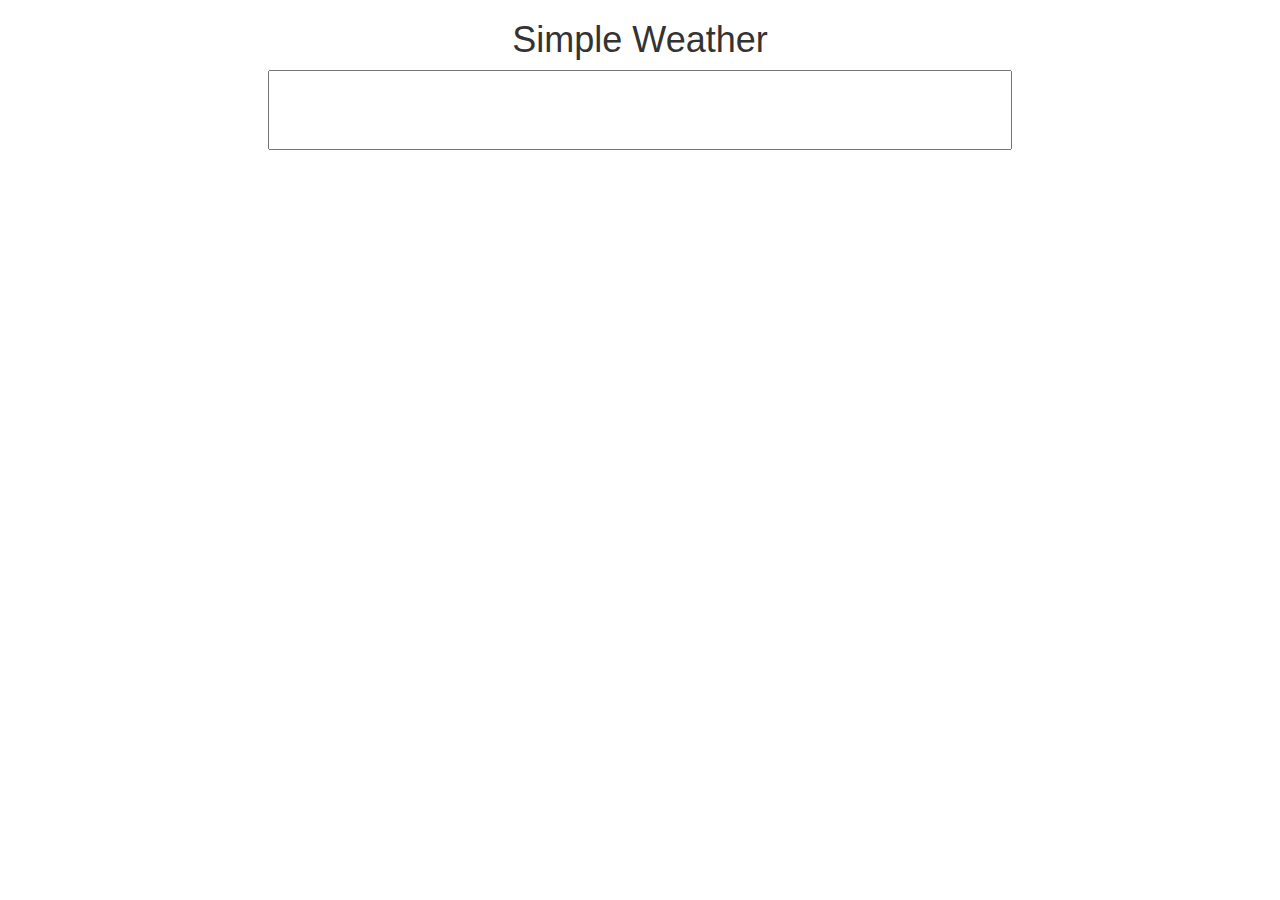
<file: client/index.html>
<!DOCTYPE html>
<html>
<head>
  
  <script src='bower_components/jquery/jquery.js'></script>
  <script src='bower_components/underscore/underscore.js'></script>
  <script src='bower_components/backbone/backbone-min.js'></script>
  <link rel="stylesheet" type="text/css" href="styles/bootstrap.min.css">
  <link rel="stylesheet" type="text/css" href="styles/styles.css">

  <title>Simple Weather</title>
</head>
<body>
  <div class="container">
    <div id="app"><div>
  <div>

  <!-- MODELS/COLLECTIONS/MODELS -->
  <script src="models/AppModel.js"></script>
  <script src="models/WeatherEntry.js"></script>
  <script src="collections/WeatherCollection.js"></script>

  <script src="views/AppView.js"></script>
  <script src="views/HeadingView.js"></script>
  <script src="views/InputView.js"></script>
  <script src="views/WeatherCollectionView.js"></script>
  <script src="views/WeatherEntryView.js"></script>

  <!-- EXECUTION OF APP -->
  <script src="main.js"></script>
  

</body>
</html>
</file>
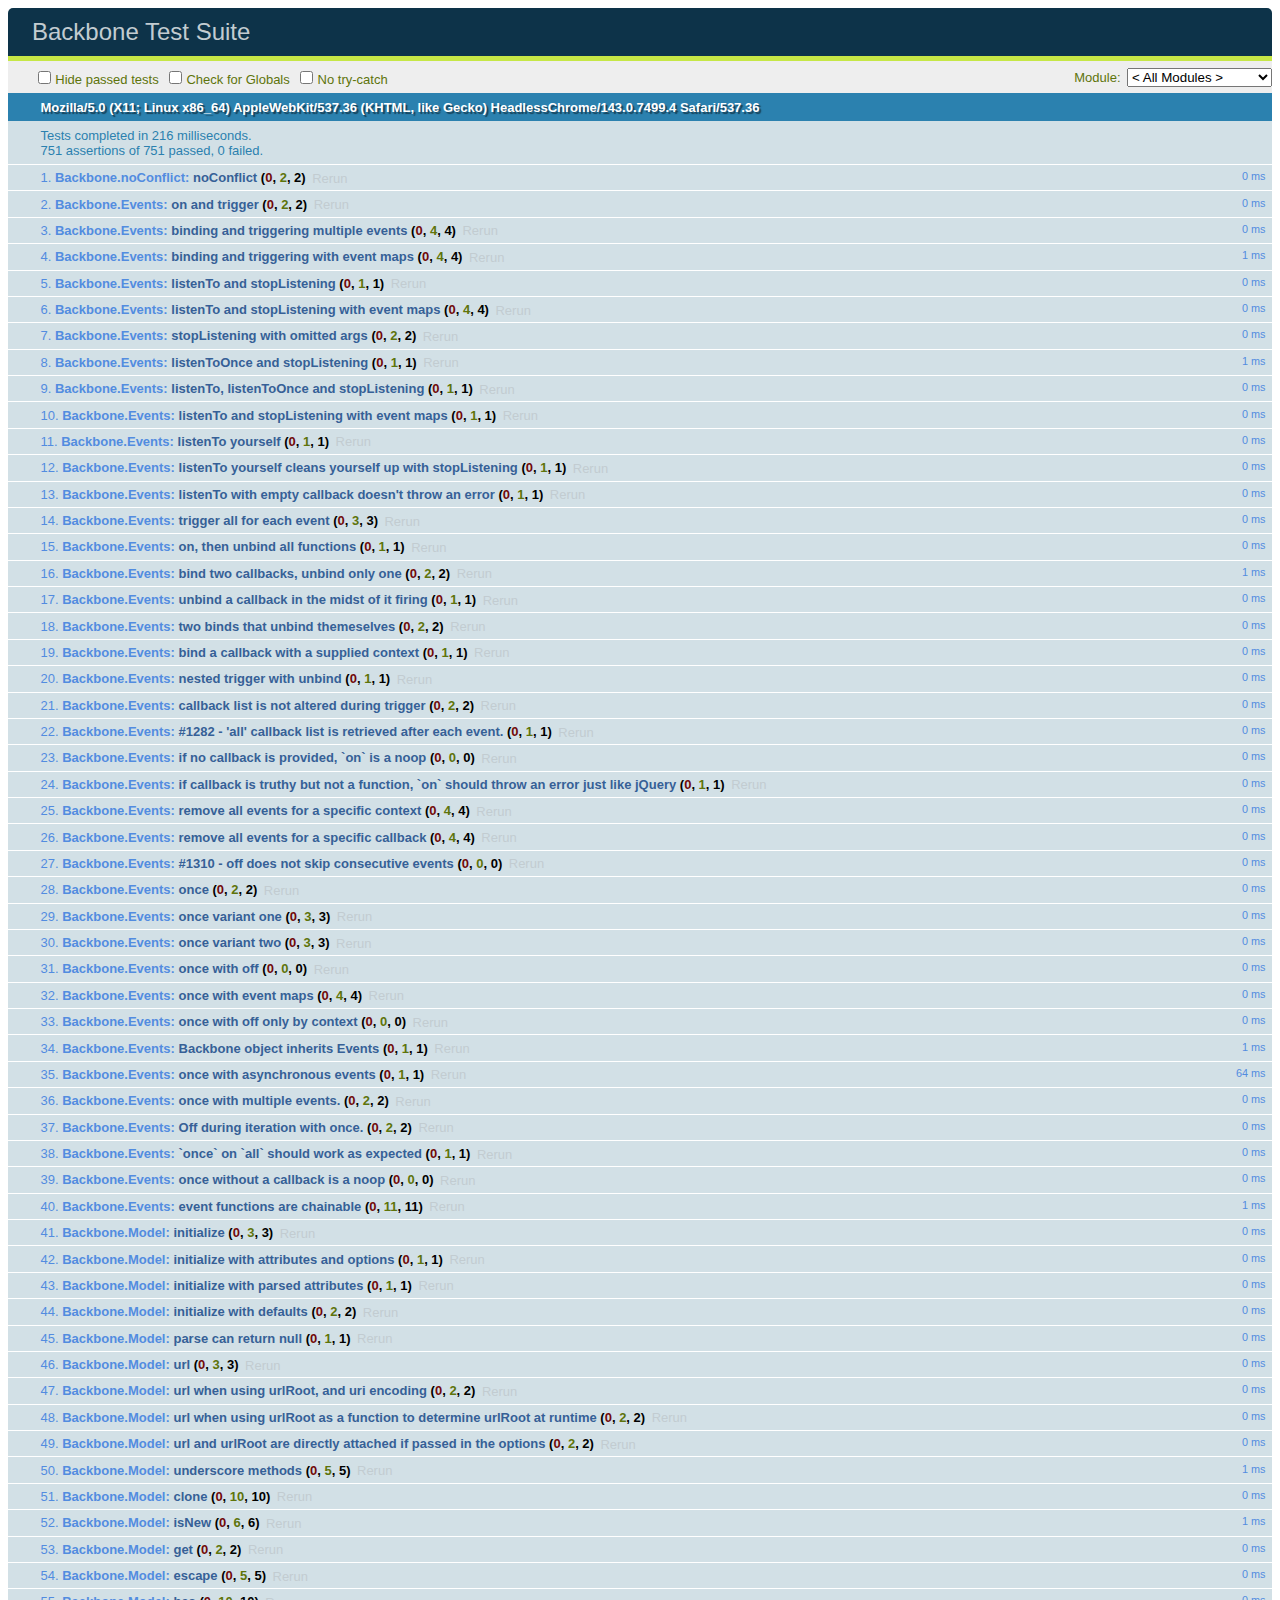
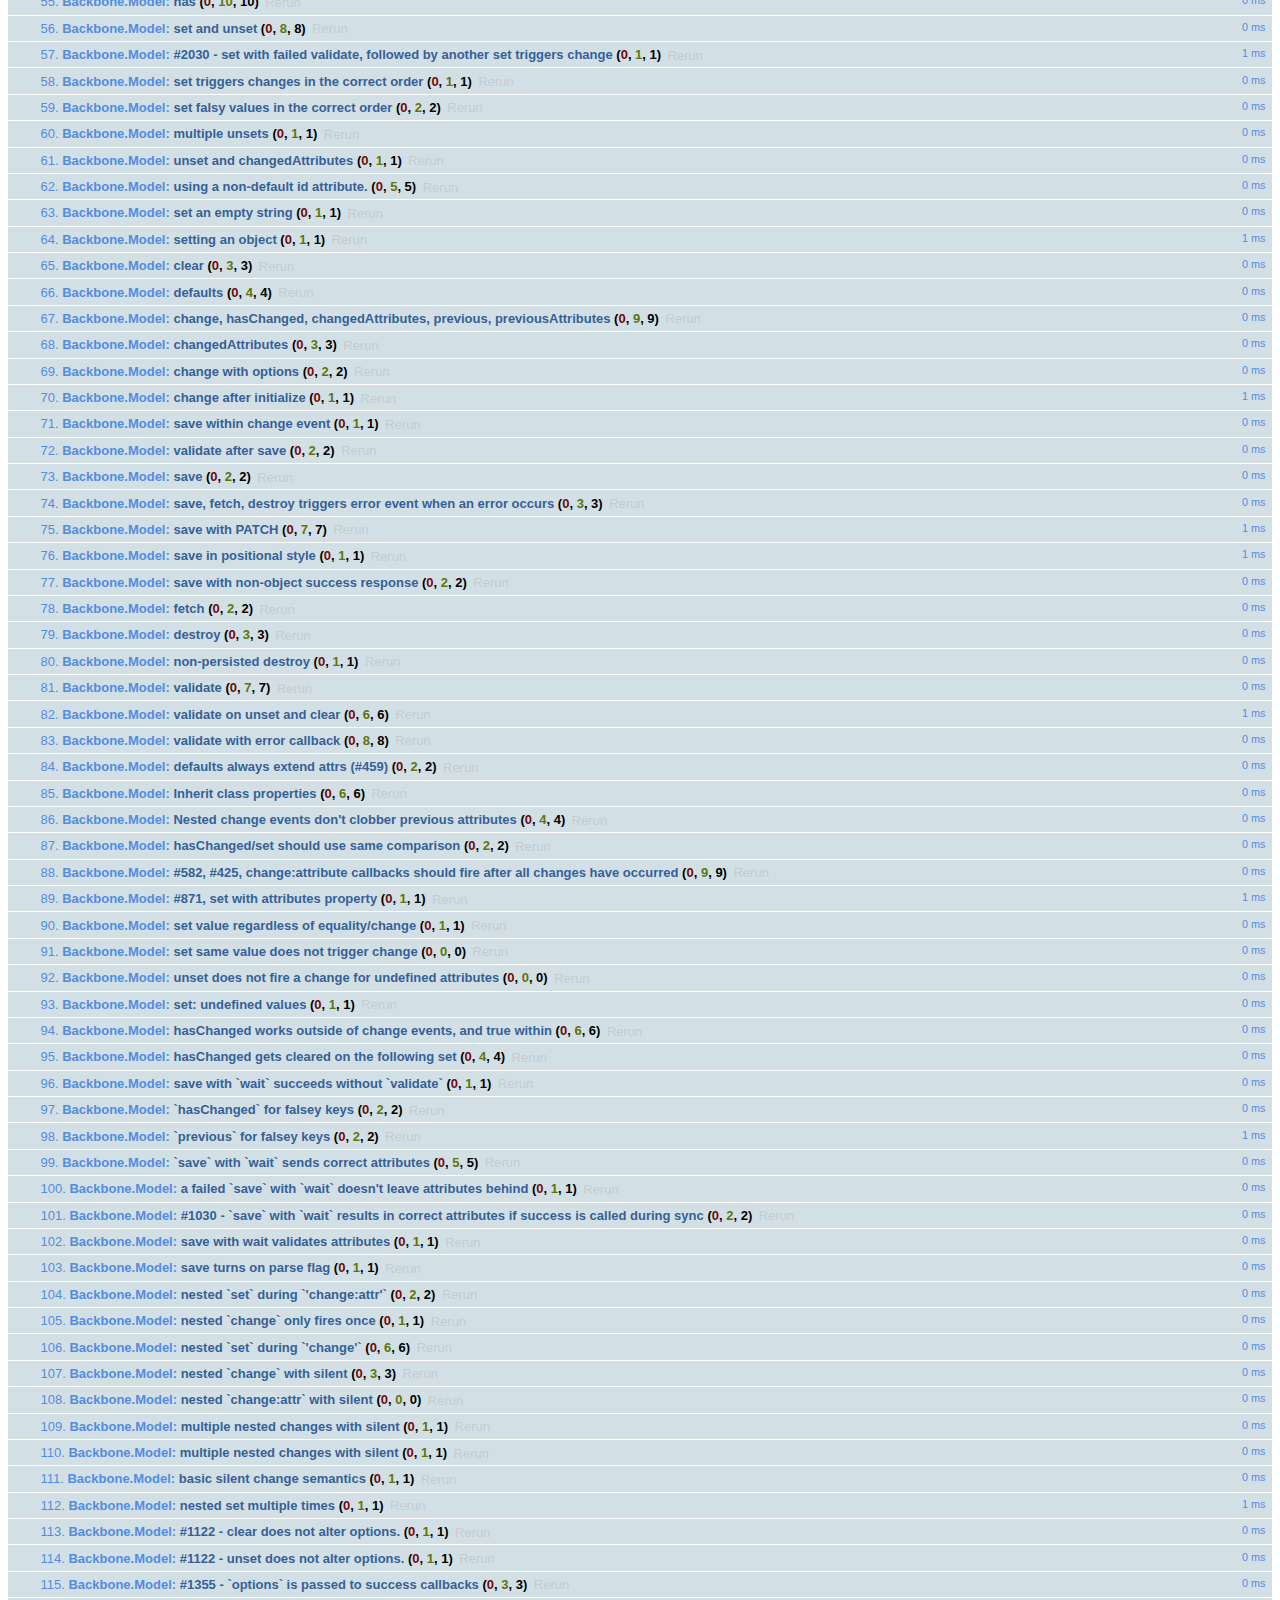
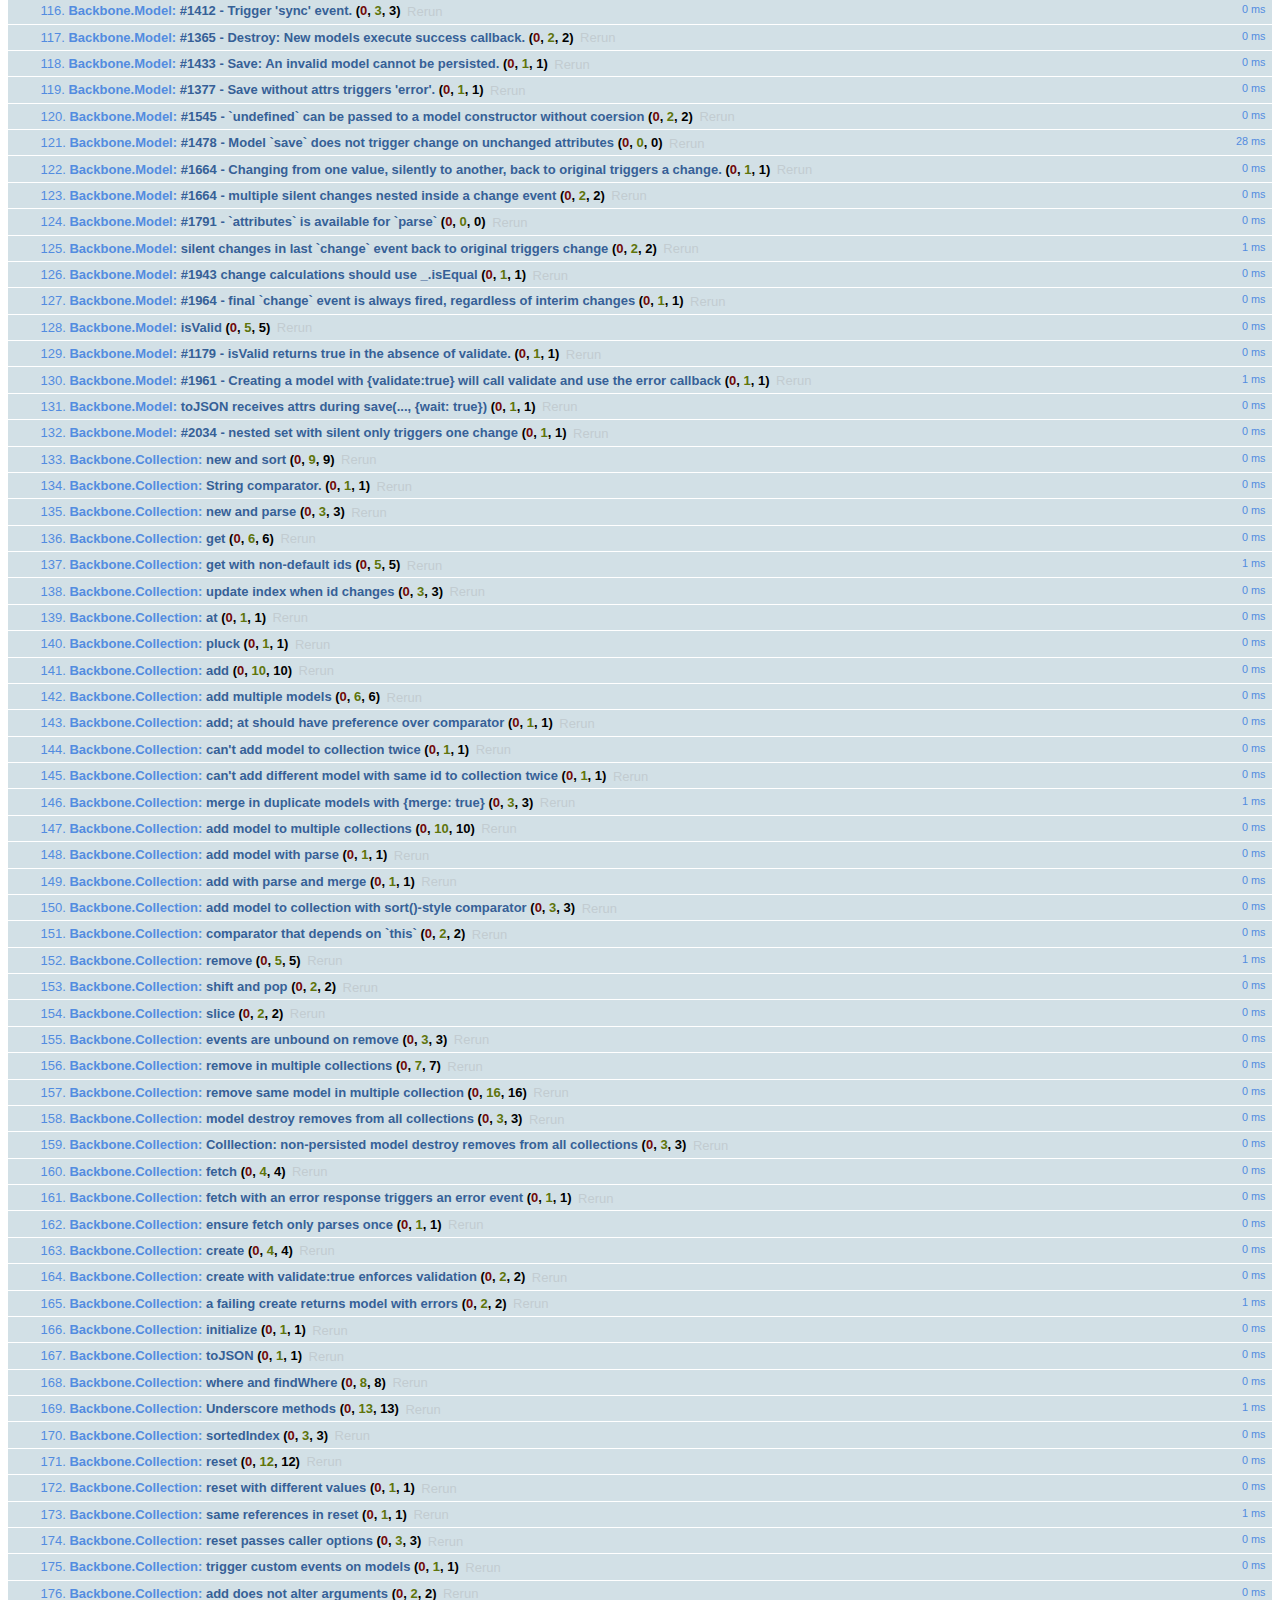
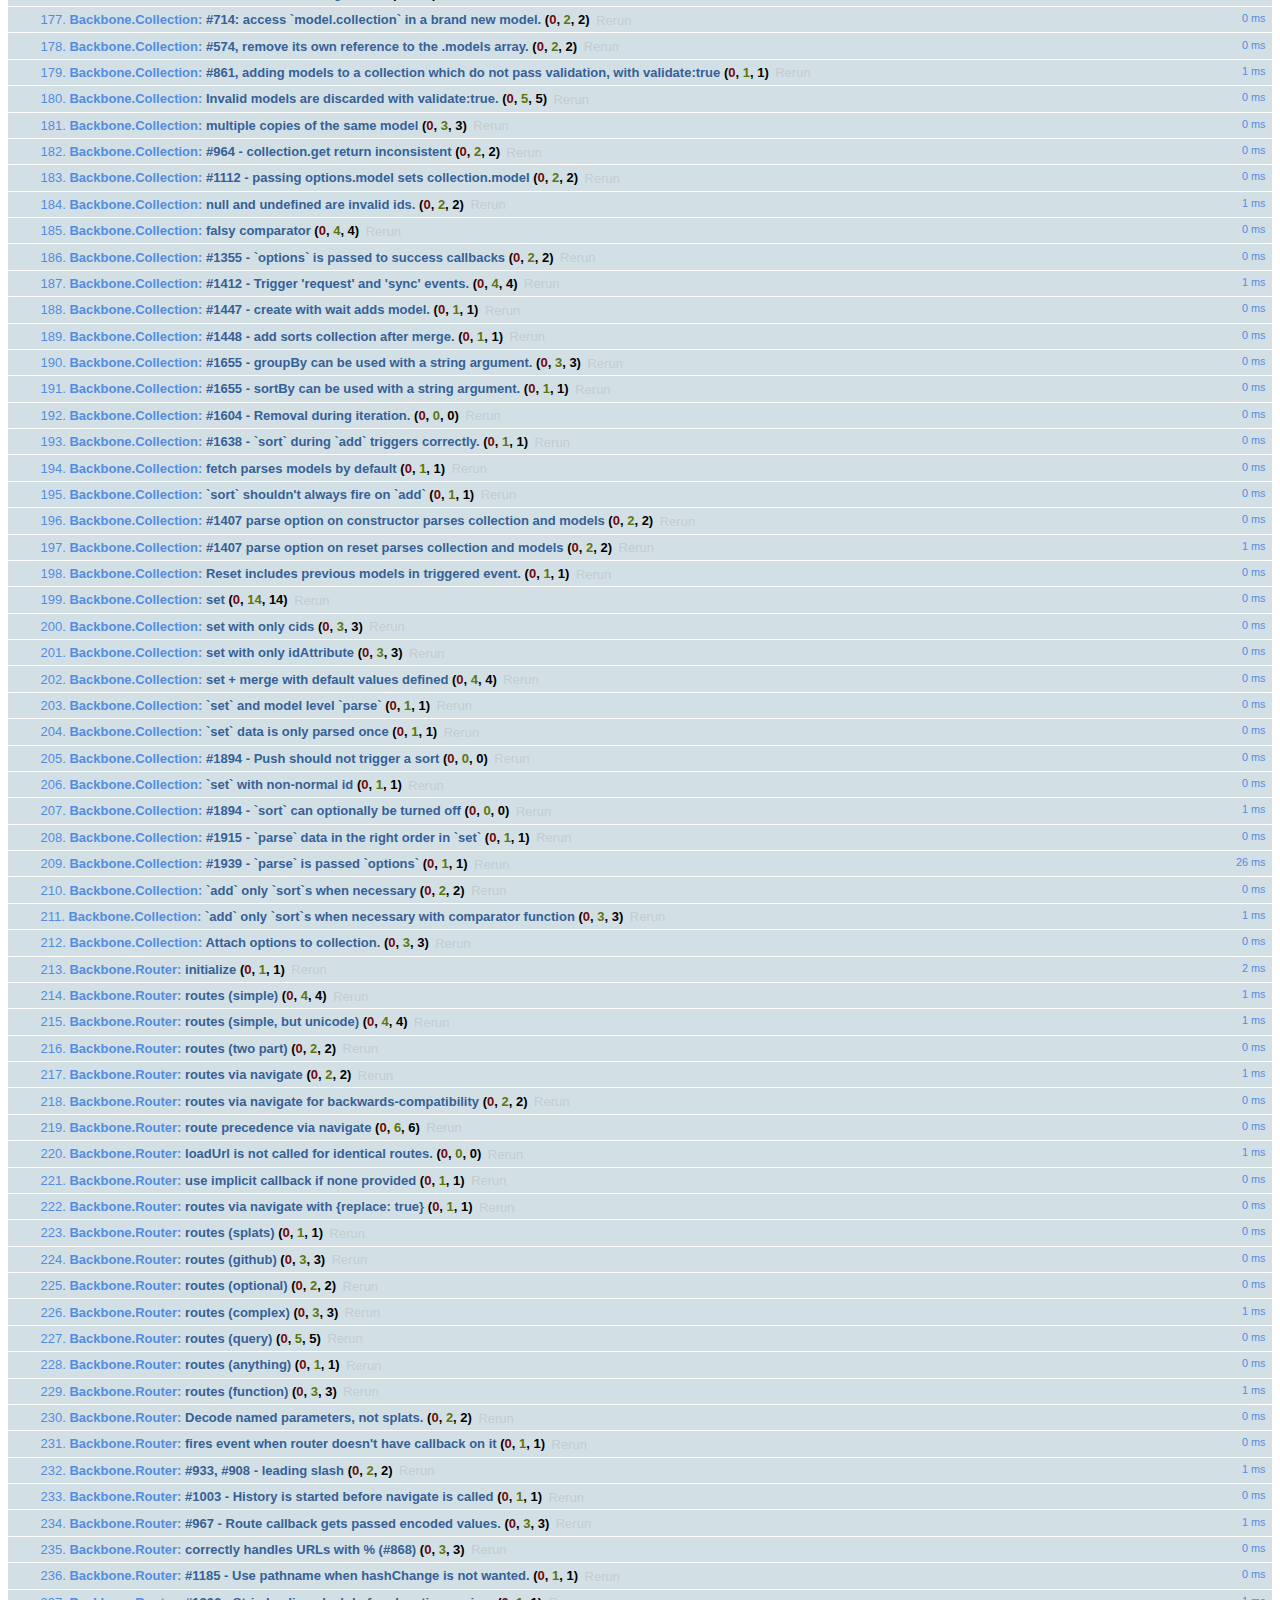
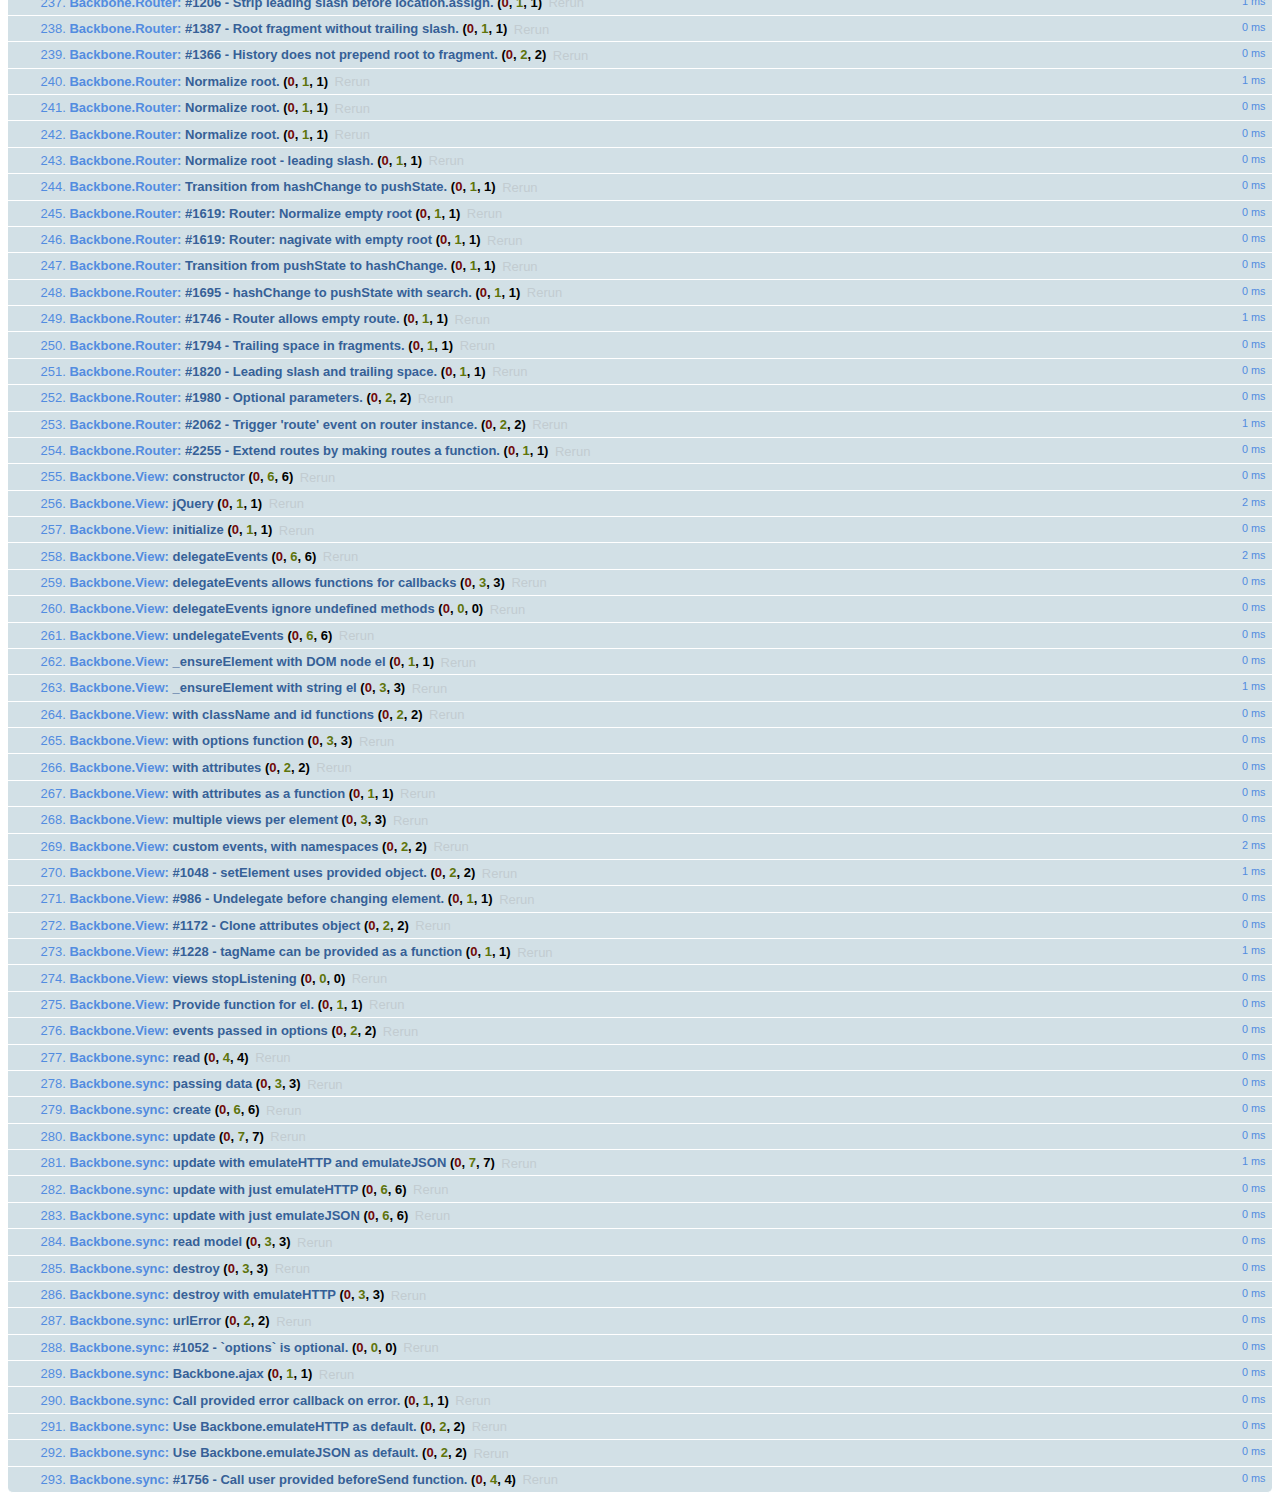
<file: client/bower_components/backbone/test/index.html>
<!doctype html>
<html>
<head>
  <meta charset='utf8'>
  <title>Backbone Test Suite</title>
  <link rel="stylesheet" href="vendor/qunit.css" type="text/css" media="screen">
  <script src="vendor/json2.js"></script>
  <script src="vendor/jquery.js"></script>
  <script src="vendor/qunit.js"></script>
  <script src="vendor/underscore.js"></script>
  <script src="../backbone.js"></script>
  <script src="environment.js"></script>
  <script src="noconflict.js"></script>
  <script src="events.js"></script>
  <script src="model.js"></script>
  <script src="collection.js"></script>
  <script src="router.js"></script>
  <script src="view.js"></script>
  <script src="sync.js"></script>
</head>
<body>
  <div id="qunit"></div>
  <div id="qunit-fixture">
    <div id='testElement'>
      <h1>Test</h1>
    </div>
  </div>
</body>
</html>
</file>
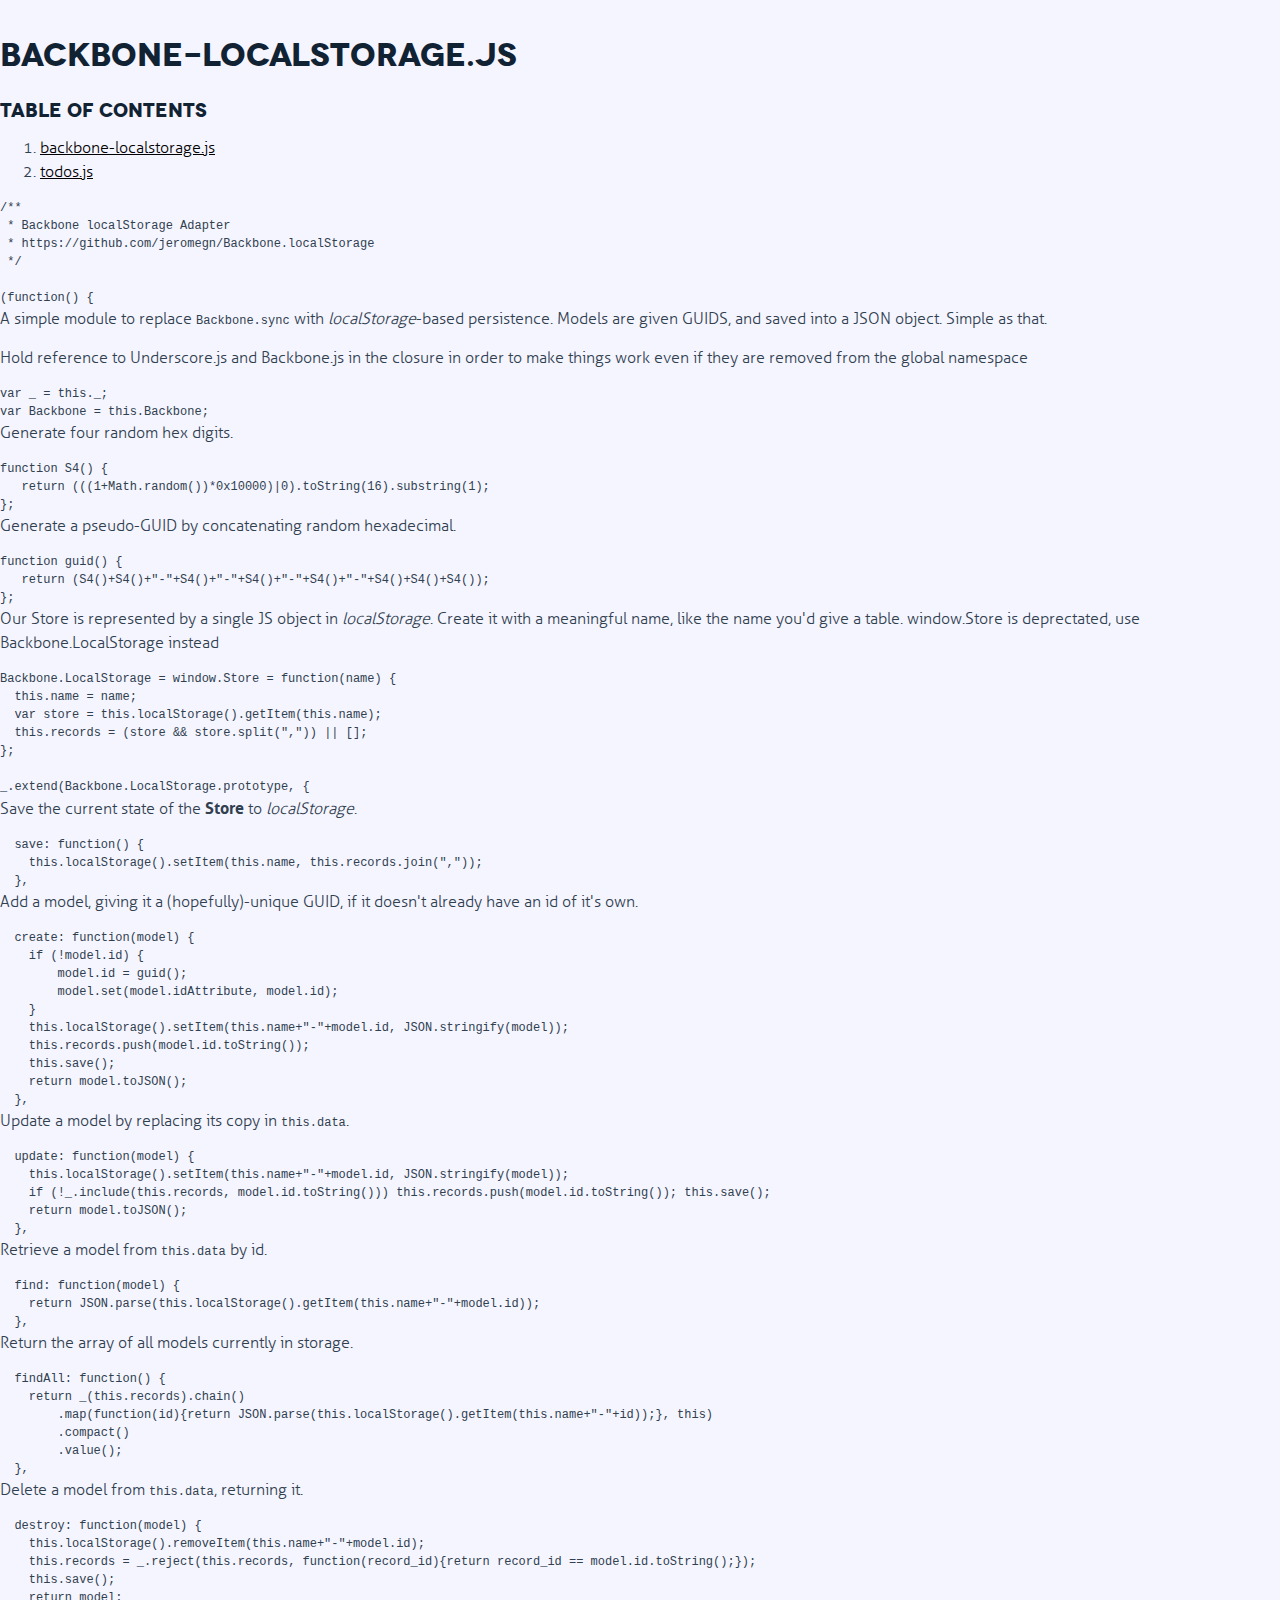
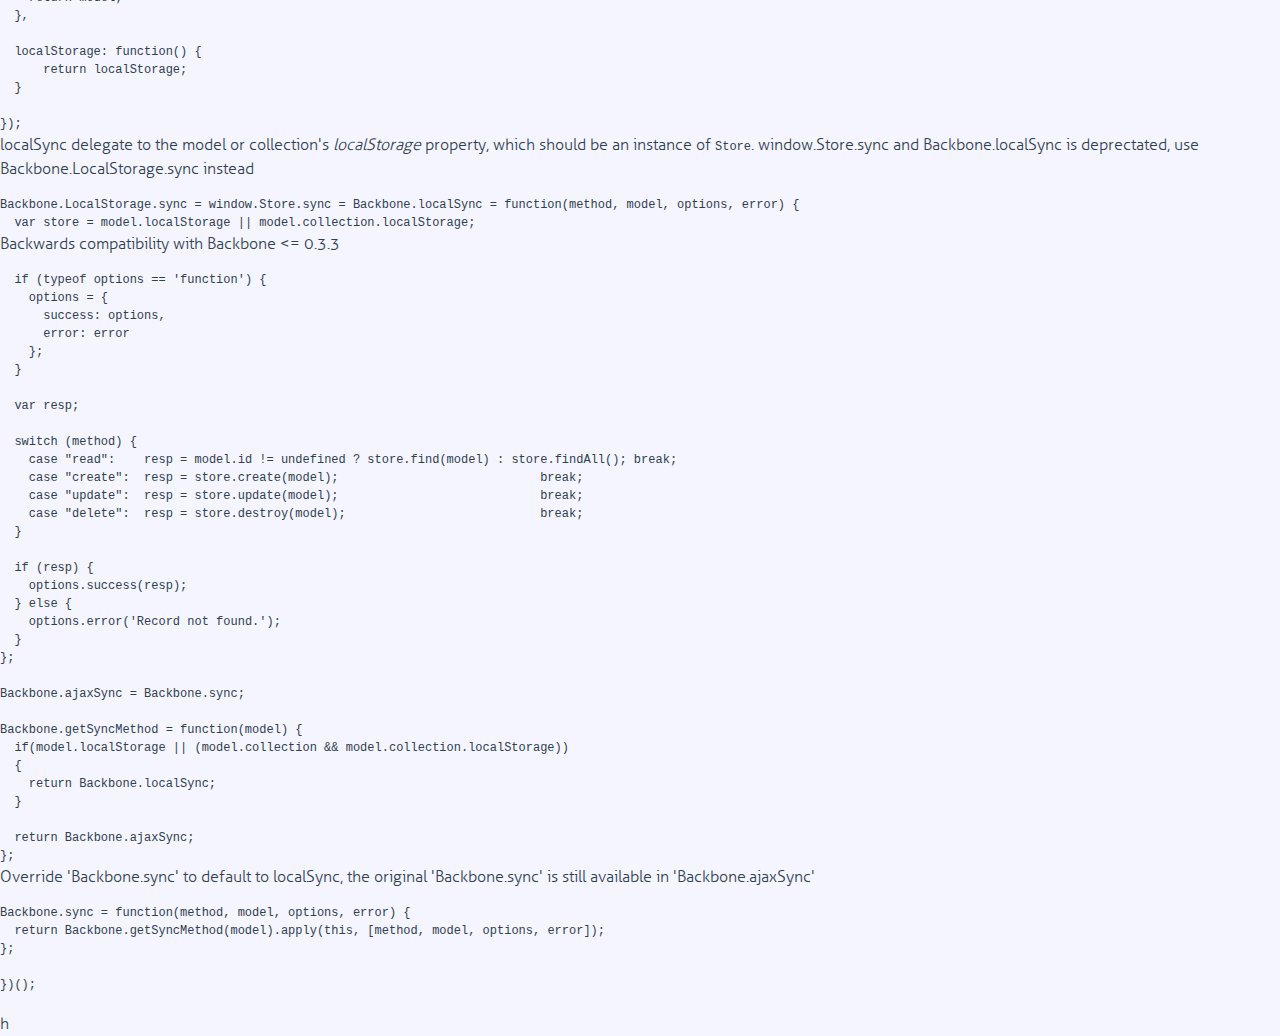
<file: client/bower_components/backbone/docs/backbone-localstorage.html>
<!DOCTYPE html>

<html>
<head>
  <title>backbone-localstorage.js</title>
  <meta http-equiv="content-type" content="text/html; charset=UTF-8">
  <meta name="viewport" content="width=device-width, target-densitydpi=160dpi, initial-scale=1.0; maximum-scale=1.0; user-scalable=0;">
  <link rel="stylesheet" media="all" href="public/stylesheets/normalize.css" />
  <link rel="stylesheet" media="all" href="docco.css" />
</head>
<body>
  <div class="container">
    <div class="page">

      <div class="header">
        
          <h1>backbone-localstorage.js</h1>
        

        
          <div class="toc">
            <h3>Table of Contents</h3>
            <ol>
              
                
                <li>
                  <a class="source" href="backbone-localstorage.html">
                    backbone-localstorage.js
                  </a>
                </li>
              
                
                <li>
                  <a class="source" href="todos.html">
                    todos.js
                  </a>
                </li>
              
            </ol>
          </div>
        
      </div>

      
        
        
        
          <div class="highlight"><pre><span class="cm">/**</span>
<span class="cm"> * Backbone localStorage Adapter</span>
<span class="cm"> * https://github.com/jeromegn/Backbone.localStorage</span>
<span class="cm"> */</span>

<span class="p">(</span><span class="kd">function</span><span class="p">()</span> <span class="p">{</span></pre></div>
        
      
        
        
<p>A simple module to replace <code>Backbone.sync</code> with <em>localStorage</em>-based
persistence. Models are given GUIDS, and saved into a JSON object. Simple
as that.

</p>
<p>Hold reference to Underscore.js and Backbone.js in the closure in order
to make things work even if they are removed from the global namespace

</p>

        
          <div class="highlight"><pre><span class="kd">var</span> <span class="nx">_</span> <span class="o">=</span> <span class="k">this</span><span class="p">.</span><span class="nx">_</span><span class="p">;</span>
<span class="kd">var</span> <span class="nx">Backbone</span> <span class="o">=</span> <span class="k">this</span><span class="p">.</span><span class="nx">Backbone</span><span class="p">;</span></pre></div>
        
      
        
        
<p>Generate four random hex digits.

</p>

        
          <div class="highlight"><pre><span class="kd">function</span> <span class="nx">S4</span><span class="p">()</span> <span class="p">{</span>
   <span class="k">return</span> <span class="p">(((</span><span class="mi">1</span><span class="o">+</span><span class="nb">Math</span><span class="p">.</span><span class="nx">random</span><span class="p">())</span><span class="o">*</span><span class="mh">0x10000</span><span class="p">)</span><span class="o">|</span><span class="mi">0</span><span class="p">).</span><span class="nx">toString</span><span class="p">(</span><span class="mi">16</span><span class="p">).</span><span class="nx">substring</span><span class="p">(</span><span class="mi">1</span><span class="p">);</span>
<span class="p">};</span></pre></div>
        
      
        
        
<p>Generate a pseudo-GUID by concatenating random hexadecimal.

</p>

        
          <div class="highlight"><pre><span class="kd">function</span> <span class="nx">guid</span><span class="p">()</span> <span class="p">{</span>
   <span class="k">return</span> <span class="p">(</span><span class="nx">S4</span><span class="p">()</span><span class="o">+</span><span class="nx">S4</span><span class="p">()</span><span class="o">+</span><span class="s2">&quot;-&quot;</span><span class="o">+</span><span class="nx">S4</span><span class="p">()</span><span class="o">+</span><span class="s2">&quot;-&quot;</span><span class="o">+</span><span class="nx">S4</span><span class="p">()</span><span class="o">+</span><span class="s2">&quot;-&quot;</span><span class="o">+</span><span class="nx">S4</span><span class="p">()</span><span class="o">+</span><span class="s2">&quot;-&quot;</span><span class="o">+</span><span class="nx">S4</span><span class="p">()</span><span class="o">+</span><span class="nx">S4</span><span class="p">()</span><span class="o">+</span><span class="nx">S4</span><span class="p">());</span>
<span class="p">};</span></pre></div>
        
      
        
        
<p>Our Store is represented by a single JS object in <em>localStorage</em>. Create it
with a meaningful name, like the name you&#39;d give a table.
window.Store is deprectated, use Backbone.LocalStorage instead

</p>

        
          <div class="highlight"><pre><span class="nx">Backbone</span><span class="p">.</span><span class="nx">LocalStorage</span> <span class="o">=</span> <span class="nb">window</span><span class="p">.</span><span class="nx">Store</span> <span class="o">=</span> <span class="kd">function</span><span class="p">(</span><span class="nx">name</span><span class="p">)</span> <span class="p">{</span>
  <span class="k">this</span><span class="p">.</span><span class="nx">name</span> <span class="o">=</span> <span class="nx">name</span><span class="p">;</span>
  <span class="kd">var</span> <span class="nx">store</span> <span class="o">=</span> <span class="k">this</span><span class="p">.</span><span class="nx">localStorage</span><span class="p">().</span><span class="nx">getItem</span><span class="p">(</span><span class="k">this</span><span class="p">.</span><span class="nx">name</span><span class="p">);</span>
  <span class="k">this</span><span class="p">.</span><span class="nx">records</span> <span class="o">=</span> <span class="p">(</span><span class="nx">store</span> <span class="o">&amp;&amp;</span> <span class="nx">store</span><span class="p">.</span><span class="nx">split</span><span class="p">(</span><span class="s2">&quot;,&quot;</span><span class="p">))</span> <span class="o">||</span> <span class="p">[];</span>
<span class="p">};</span>

<span class="nx">_</span><span class="p">.</span><span class="nx">extend</span><span class="p">(</span><span class="nx">Backbone</span><span class="p">.</span><span class="nx">LocalStorage</span><span class="p">.</span><span class="nx">prototype</span><span class="p">,</span> <span class="p">{</span></pre></div>
        
      
        
        
<p>Save the current state of the <strong>Store</strong> to <em>localStorage</em>.

</p>

        
          <div class="highlight"><pre>  <span class="nx">save</span><span class="o">:</span> <span class="kd">function</span><span class="p">()</span> <span class="p">{</span>
    <span class="k">this</span><span class="p">.</span><span class="nx">localStorage</span><span class="p">().</span><span class="nx">setItem</span><span class="p">(</span><span class="k">this</span><span class="p">.</span><span class="nx">name</span><span class="p">,</span> <span class="k">this</span><span class="p">.</span><span class="nx">records</span><span class="p">.</span><span class="nx">join</span><span class="p">(</span><span class="s2">&quot;,&quot;</span><span class="p">));</span>
  <span class="p">},</span></pre></div>
        
      
        
        
<p>Add a model, giving it a (hopefully)-unique GUID, if it doesn&#39;t already
have an id of it&#39;s own.

</p>

        
          <div class="highlight"><pre>  <span class="nx">create</span><span class="o">:</span> <span class="kd">function</span><span class="p">(</span><span class="nx">model</span><span class="p">)</span> <span class="p">{</span>
    <span class="k">if</span> <span class="p">(</span><span class="o">!</span><span class="nx">model</span><span class="p">.</span><span class="nx">id</span><span class="p">)</span> <span class="p">{</span>
        <span class="nx">model</span><span class="p">.</span><span class="nx">id</span> <span class="o">=</span> <span class="nx">guid</span><span class="p">();</span>
        <span class="nx">model</span><span class="p">.</span><span class="nx">set</span><span class="p">(</span><span class="nx">model</span><span class="p">.</span><span class="nx">idAttribute</span><span class="p">,</span> <span class="nx">model</span><span class="p">.</span><span class="nx">id</span><span class="p">);</span>
    <span class="p">}</span>
    <span class="k">this</span><span class="p">.</span><span class="nx">localStorage</span><span class="p">().</span><span class="nx">setItem</span><span class="p">(</span><span class="k">this</span><span class="p">.</span><span class="nx">name</span><span class="o">+</span><span class="s2">&quot;-&quot;</span><span class="o">+</span><span class="nx">model</span><span class="p">.</span><span class="nx">id</span><span class="p">,</span> <span class="nx">JSON</span><span class="p">.</span><span class="nx">stringify</span><span class="p">(</span><span class="nx">model</span><span class="p">));</span>
    <span class="k">this</span><span class="p">.</span><span class="nx">records</span><span class="p">.</span><span class="nx">push</span><span class="p">(</span><span class="nx">model</span><span class="p">.</span><span class="nx">id</span><span class="p">.</span><span class="nx">toString</span><span class="p">());</span>
    <span class="k">this</span><span class="p">.</span><span class="nx">save</span><span class="p">();</span>
    <span class="k">return</span> <span class="nx">model</span><span class="p">.</span><span class="nx">toJSON</span><span class="p">();</span>
  <span class="p">},</span></pre></div>
        
      
        
        
<p>Update a model by replacing its copy in <code>this.data</code>.

</p>

        
          <div class="highlight"><pre>  <span class="nx">update</span><span class="o">:</span> <span class="kd">function</span><span class="p">(</span><span class="nx">model</span><span class="p">)</span> <span class="p">{</span>
    <span class="k">this</span><span class="p">.</span><span class="nx">localStorage</span><span class="p">().</span><span class="nx">setItem</span><span class="p">(</span><span class="k">this</span><span class="p">.</span><span class="nx">name</span><span class="o">+</span><span class="s2">&quot;-&quot;</span><span class="o">+</span><span class="nx">model</span><span class="p">.</span><span class="nx">id</span><span class="p">,</span> <span class="nx">JSON</span><span class="p">.</span><span class="nx">stringify</span><span class="p">(</span><span class="nx">model</span><span class="p">));</span>
    <span class="k">if</span> <span class="p">(</span><span class="o">!</span><span class="nx">_</span><span class="p">.</span><span class="nx">include</span><span class="p">(</span><span class="k">this</span><span class="p">.</span><span class="nx">records</span><span class="p">,</span> <span class="nx">model</span><span class="p">.</span><span class="nx">id</span><span class="p">.</span><span class="nx">toString</span><span class="p">()))</span> <span class="k">this</span><span class="p">.</span><span class="nx">records</span><span class="p">.</span><span class="nx">push</span><span class="p">(</span><span class="nx">model</span><span class="p">.</span><span class="nx">id</span><span class="p">.</span><span class="nx">toString</span><span class="p">());</span> <span class="k">this</span><span class="p">.</span><span class="nx">save</span><span class="p">();</span>
    <span class="k">return</span> <span class="nx">model</span><span class="p">.</span><span class="nx">toJSON</span><span class="p">();</span>
  <span class="p">},</span></pre></div>
        
      
        
        
<p>Retrieve a model from <code>this.data</code> by id.

</p>

        
          <div class="highlight"><pre>  <span class="nx">find</span><span class="o">:</span> <span class="kd">function</span><span class="p">(</span><span class="nx">model</span><span class="p">)</span> <span class="p">{</span>
    <span class="k">return</span> <span class="nx">JSON</span><span class="p">.</span><span class="nx">parse</span><span class="p">(</span><span class="k">this</span><span class="p">.</span><span class="nx">localStorage</span><span class="p">().</span><span class="nx">getItem</span><span class="p">(</span><span class="k">this</span><span class="p">.</span><span class="nx">name</span><span class="o">+</span><span class="s2">&quot;-&quot;</span><span class="o">+</span><span class="nx">model</span><span class="p">.</span><span class="nx">id</span><span class="p">));</span>
  <span class="p">},</span></pre></div>
        
      
        
        
<p>Return the array of all models currently in storage.

</p>

        
          <div class="highlight"><pre>  <span class="nx">findAll</span><span class="o">:</span> <span class="kd">function</span><span class="p">()</span> <span class="p">{</span>
    <span class="k">return</span> <span class="nx">_</span><span class="p">(</span><span class="k">this</span><span class="p">.</span><span class="nx">records</span><span class="p">).</span><span class="nx">chain</span><span class="p">()</span>
        <span class="p">.</span><span class="nx">map</span><span class="p">(</span><span class="kd">function</span><span class="p">(</span><span class="nx">id</span><span class="p">){</span><span class="k">return</span> <span class="nx">JSON</span><span class="p">.</span><span class="nx">parse</span><span class="p">(</span><span class="k">this</span><span class="p">.</span><span class="nx">localStorage</span><span class="p">().</span><span class="nx">getItem</span><span class="p">(</span><span class="k">this</span><span class="p">.</span><span class="nx">name</span><span class="o">+</span><span class="s2">&quot;-&quot;</span><span class="o">+</span><span class="nx">id</span><span class="p">));},</span> <span class="k">this</span><span class="p">)</span>
        <span class="p">.</span><span class="nx">compact</span><span class="p">()</span>
        <span class="p">.</span><span class="nx">value</span><span class="p">();</span>
  <span class="p">},</span></pre></div>
        
      
        
        
<p>Delete a model from <code>this.data</code>, returning it.

</p>

        
          <div class="highlight"><pre>  <span class="nx">destroy</span><span class="o">:</span> <span class="kd">function</span><span class="p">(</span><span class="nx">model</span><span class="p">)</span> <span class="p">{</span>
    <span class="k">this</span><span class="p">.</span><span class="nx">localStorage</span><span class="p">().</span><span class="nx">removeItem</span><span class="p">(</span><span class="k">this</span><span class="p">.</span><span class="nx">name</span><span class="o">+</span><span class="s2">&quot;-&quot;</span><span class="o">+</span><span class="nx">model</span><span class="p">.</span><span class="nx">id</span><span class="p">);</span>
    <span class="k">this</span><span class="p">.</span><span class="nx">records</span> <span class="o">=</span> <span class="nx">_</span><span class="p">.</span><span class="nx">reject</span><span class="p">(</span><span class="k">this</span><span class="p">.</span><span class="nx">records</span><span class="p">,</span> <span class="kd">function</span><span class="p">(</span><span class="nx">record_id</span><span class="p">){</span><span class="k">return</span> <span class="nx">record_id</span> <span class="o">==</span> <span class="nx">model</span><span class="p">.</span><span class="nx">id</span><span class="p">.</span><span class="nx">toString</span><span class="p">();});</span>
    <span class="k">this</span><span class="p">.</span><span class="nx">save</span><span class="p">();</span>
    <span class="k">return</span> <span class="nx">model</span><span class="p">;</span>
  <span class="p">},</span>

  <span class="nx">localStorage</span><span class="o">:</span> <span class="kd">function</span><span class="p">()</span> <span class="p">{</span>
      <span class="k">return</span> <span class="nx">localStorage</span><span class="p">;</span>
  <span class="p">}</span>

<span class="p">});</span></pre></div>
        
      
        
        
<p>localSync delegate to the model or collection&#39;s
<em>localStorage</em> property, which should be an instance of <code>Store</code>.
window.Store.sync and Backbone.localSync is deprectated, use Backbone.LocalStorage.sync instead

</p>

        
          <div class="highlight"><pre><span class="nx">Backbone</span><span class="p">.</span><span class="nx">LocalStorage</span><span class="p">.</span><span class="nx">sync</span> <span class="o">=</span> <span class="nb">window</span><span class="p">.</span><span class="nx">Store</span><span class="p">.</span><span class="nx">sync</span> <span class="o">=</span> <span class="nx">Backbone</span><span class="p">.</span><span class="nx">localSync</span> <span class="o">=</span> <span class="kd">function</span><span class="p">(</span><span class="nx">method</span><span class="p">,</span> <span class="nx">model</span><span class="p">,</span> <span class="nx">options</span><span class="p">,</span> <span class="nx">error</span><span class="p">)</span> <span class="p">{</span>
  <span class="kd">var</span> <span class="nx">store</span> <span class="o">=</span> <span class="nx">model</span><span class="p">.</span><span class="nx">localStorage</span> <span class="o">||</span> <span class="nx">model</span><span class="p">.</span><span class="nx">collection</span><span class="p">.</span><span class="nx">localStorage</span><span class="p">;</span></pre></div>
        
      
        
        
<p>Backwards compatibility with Backbone &lt;= 0.3.3

</p>

        
          <div class="highlight"><pre>  <span class="k">if</span> <span class="p">(</span><span class="k">typeof</span> <span class="nx">options</span> <span class="o">==</span> <span class="s1">&#39;function&#39;</span><span class="p">)</span> <span class="p">{</span>
    <span class="nx">options</span> <span class="o">=</span> <span class="p">{</span>
      <span class="nx">success</span><span class="o">:</span> <span class="nx">options</span><span class="p">,</span>
      <span class="nx">error</span><span class="o">:</span> <span class="nx">error</span>
    <span class="p">};</span>
  <span class="p">}</span>

  <span class="kd">var</span> <span class="nx">resp</span><span class="p">;</span>

  <span class="k">switch</span> <span class="p">(</span><span class="nx">method</span><span class="p">)</span> <span class="p">{</span>
    <span class="k">case</span> <span class="s2">&quot;read&quot;</span><span class="o">:</span>    <span class="nx">resp</span> <span class="o">=</span> <span class="nx">model</span><span class="p">.</span><span class="nx">id</span> <span class="o">!=</span> <span class="kc">undefined</span> <span class="o">?</span> <span class="nx">store</span><span class="p">.</span><span class="nx">find</span><span class="p">(</span><span class="nx">model</span><span class="p">)</span> <span class="o">:</span> <span class="nx">store</span><span class="p">.</span><span class="nx">findAll</span><span class="p">();</span> <span class="k">break</span><span class="p">;</span>
    <span class="k">case</span> <span class="s2">&quot;create&quot;</span><span class="o">:</span>  <span class="nx">resp</span> <span class="o">=</span> <span class="nx">store</span><span class="p">.</span><span class="nx">create</span><span class="p">(</span><span class="nx">model</span><span class="p">);</span>                            <span class="k">break</span><span class="p">;</span>
    <span class="k">case</span> <span class="s2">&quot;update&quot;</span><span class="o">:</span>  <span class="nx">resp</span> <span class="o">=</span> <span class="nx">store</span><span class="p">.</span><span class="nx">update</span><span class="p">(</span><span class="nx">model</span><span class="p">);</span>                            <span class="k">break</span><span class="p">;</span>
    <span class="k">case</span> <span class="s2">&quot;delete&quot;</span><span class="o">:</span>  <span class="nx">resp</span> <span class="o">=</span> <span class="nx">store</span><span class="p">.</span><span class="nx">destroy</span><span class="p">(</span><span class="nx">model</span><span class="p">);</span>                           <span class="k">break</span><span class="p">;</span>
  <span class="p">}</span>

  <span class="k">if</span> <span class="p">(</span><span class="nx">resp</span><span class="p">)</span> <span class="p">{</span>
    <span class="nx">options</span><span class="p">.</span><span class="nx">success</span><span class="p">(</span><span class="nx">resp</span><span class="p">);</span>
  <span class="p">}</span> <span class="k">else</span> <span class="p">{</span>
    <span class="nx">options</span><span class="p">.</span><span class="nx">error</span><span class="p">(</span><span class="s1">&#39;Record not found.&#39;</span><span class="p">);</span>
  <span class="p">}</span>
<span class="p">};</span>

<span class="nx">Backbone</span><span class="p">.</span><span class="nx">ajaxSync</span> <span class="o">=</span> <span class="nx">Backbone</span><span class="p">.</span><span class="nx">sync</span><span class="p">;</span>

<span class="nx">Backbone</span><span class="p">.</span><span class="nx">getSyncMethod</span> <span class="o">=</span> <span class="kd">function</span><span class="p">(</span><span class="nx">model</span><span class="p">)</span> <span class="p">{</span>
  <span class="k">if</span><span class="p">(</span><span class="nx">model</span><span class="p">.</span><span class="nx">localStorage</span> <span class="o">||</span> <span class="p">(</span><span class="nx">model</span><span class="p">.</span><span class="nx">collection</span> <span class="o">&amp;&amp;</span> <span class="nx">model</span><span class="p">.</span><span class="nx">collection</span><span class="p">.</span><span class="nx">localStorage</span><span class="p">))</span>
  <span class="p">{</span>
    <span class="k">return</span> <span class="nx">Backbone</span><span class="p">.</span><span class="nx">localSync</span><span class="p">;</span>
  <span class="p">}</span>

  <span class="k">return</span> <span class="nx">Backbone</span><span class="p">.</span><span class="nx">ajaxSync</span><span class="p">;</span>
<span class="p">};</span></pre></div>
        
      
        
        
<p>Override &#39;Backbone.sync&#39; to default to localSync,
the original &#39;Backbone.sync&#39; is still available in &#39;Backbone.ajaxSync&#39;
</p>

        
          <div class="highlight"><pre><span class="nx">Backbone</span><span class="p">.</span><span class="nx">sync</span> <span class="o">=</span> <span class="kd">function</span><span class="p">(</span><span class="nx">method</span><span class="p">,</span> <span class="nx">model</span><span class="p">,</span> <span class="nx">options</span><span class="p">,</span> <span class="nx">error</span><span class="p">)</span> <span class="p">{</span>
  <span class="k">return</span> <span class="nx">Backbone</span><span class="p">.</span><span class="nx">getSyncMethod</span><span class="p">(</span><span class="nx">model</span><span class="p">).</span><span class="nx">apply</span><span class="p">(</span><span class="k">this</span><span class="p">,</span> <span class="p">[</span><span class="nx">method</span><span class="p">,</span> <span class="nx">model</span><span class="p">,</span> <span class="nx">options</span><span class="p">,</span> <span class="nx">error</span><span class="p">]);</span>
<span class="p">};</span>

<span class="p">})();</span>

</pre></div>
        
      
      <div class="fleur">h</div>
    </div>
  </div>
</body>
</html>
</file>
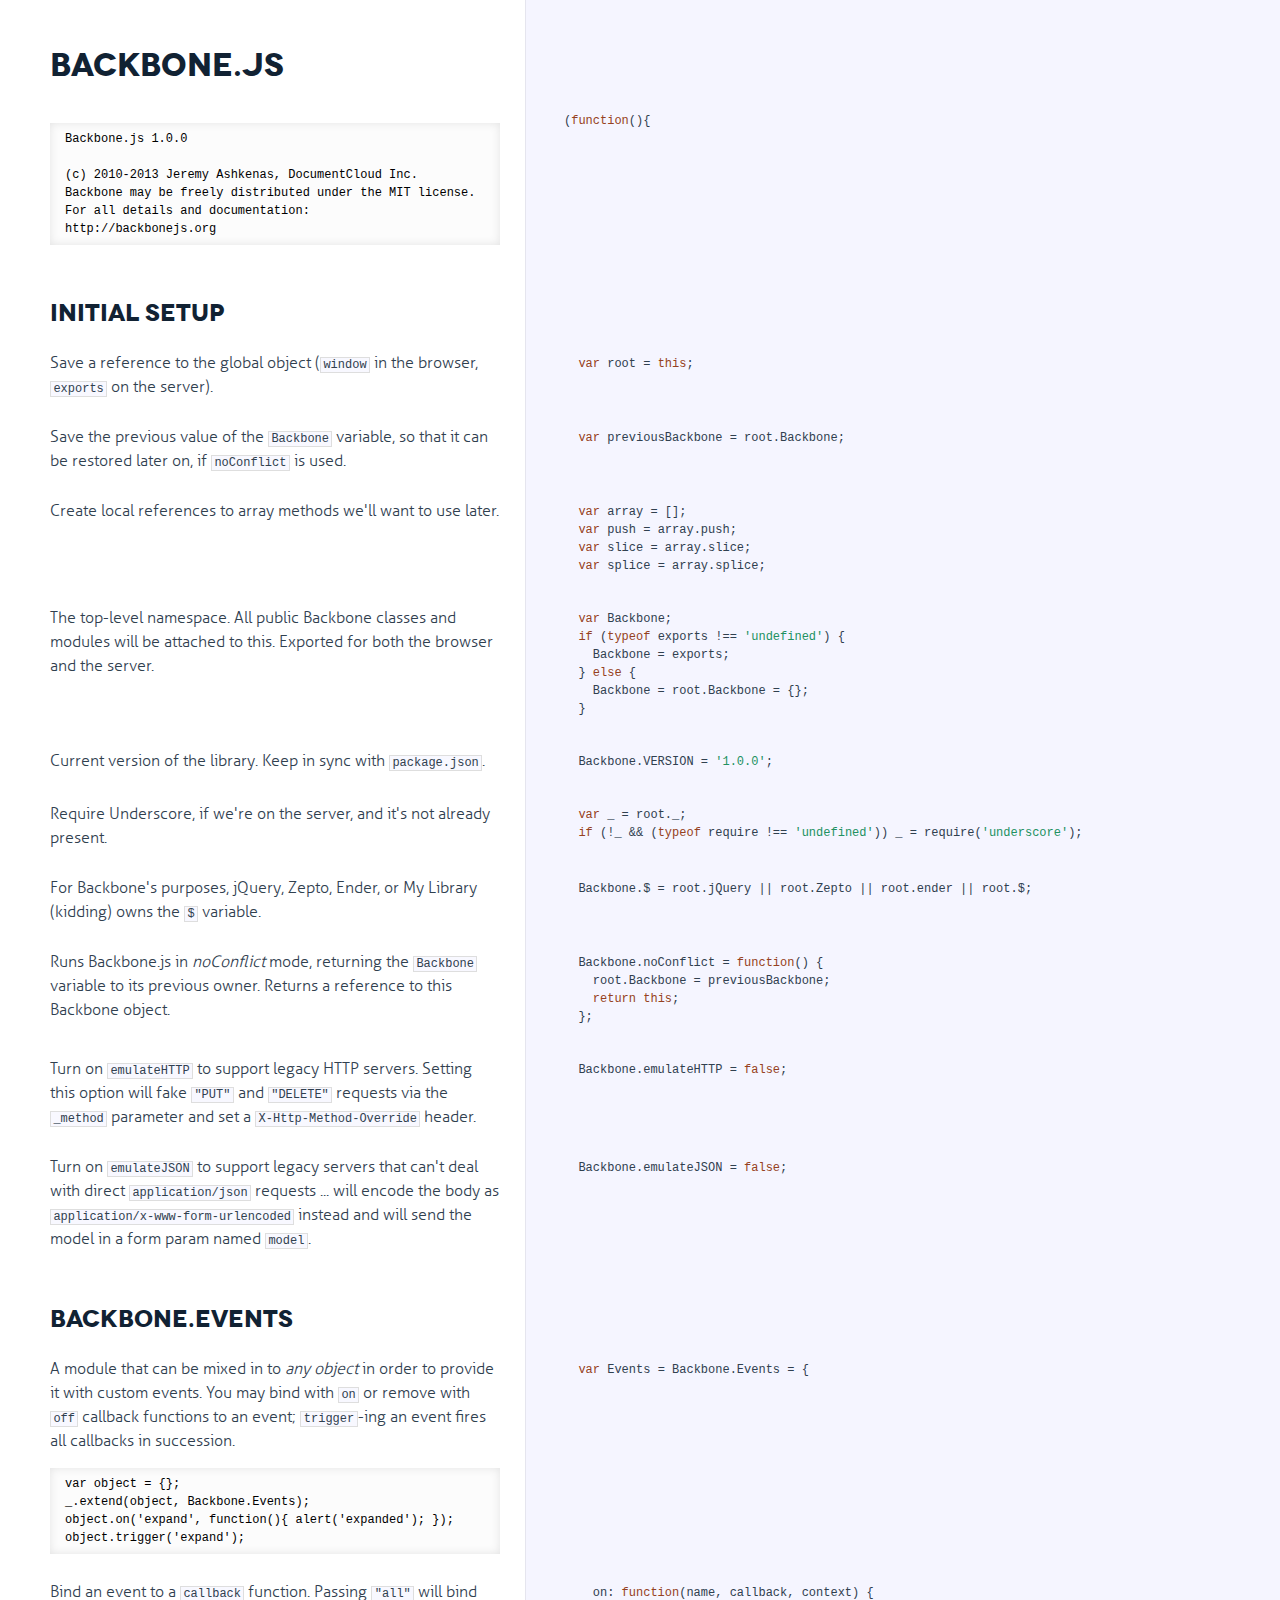
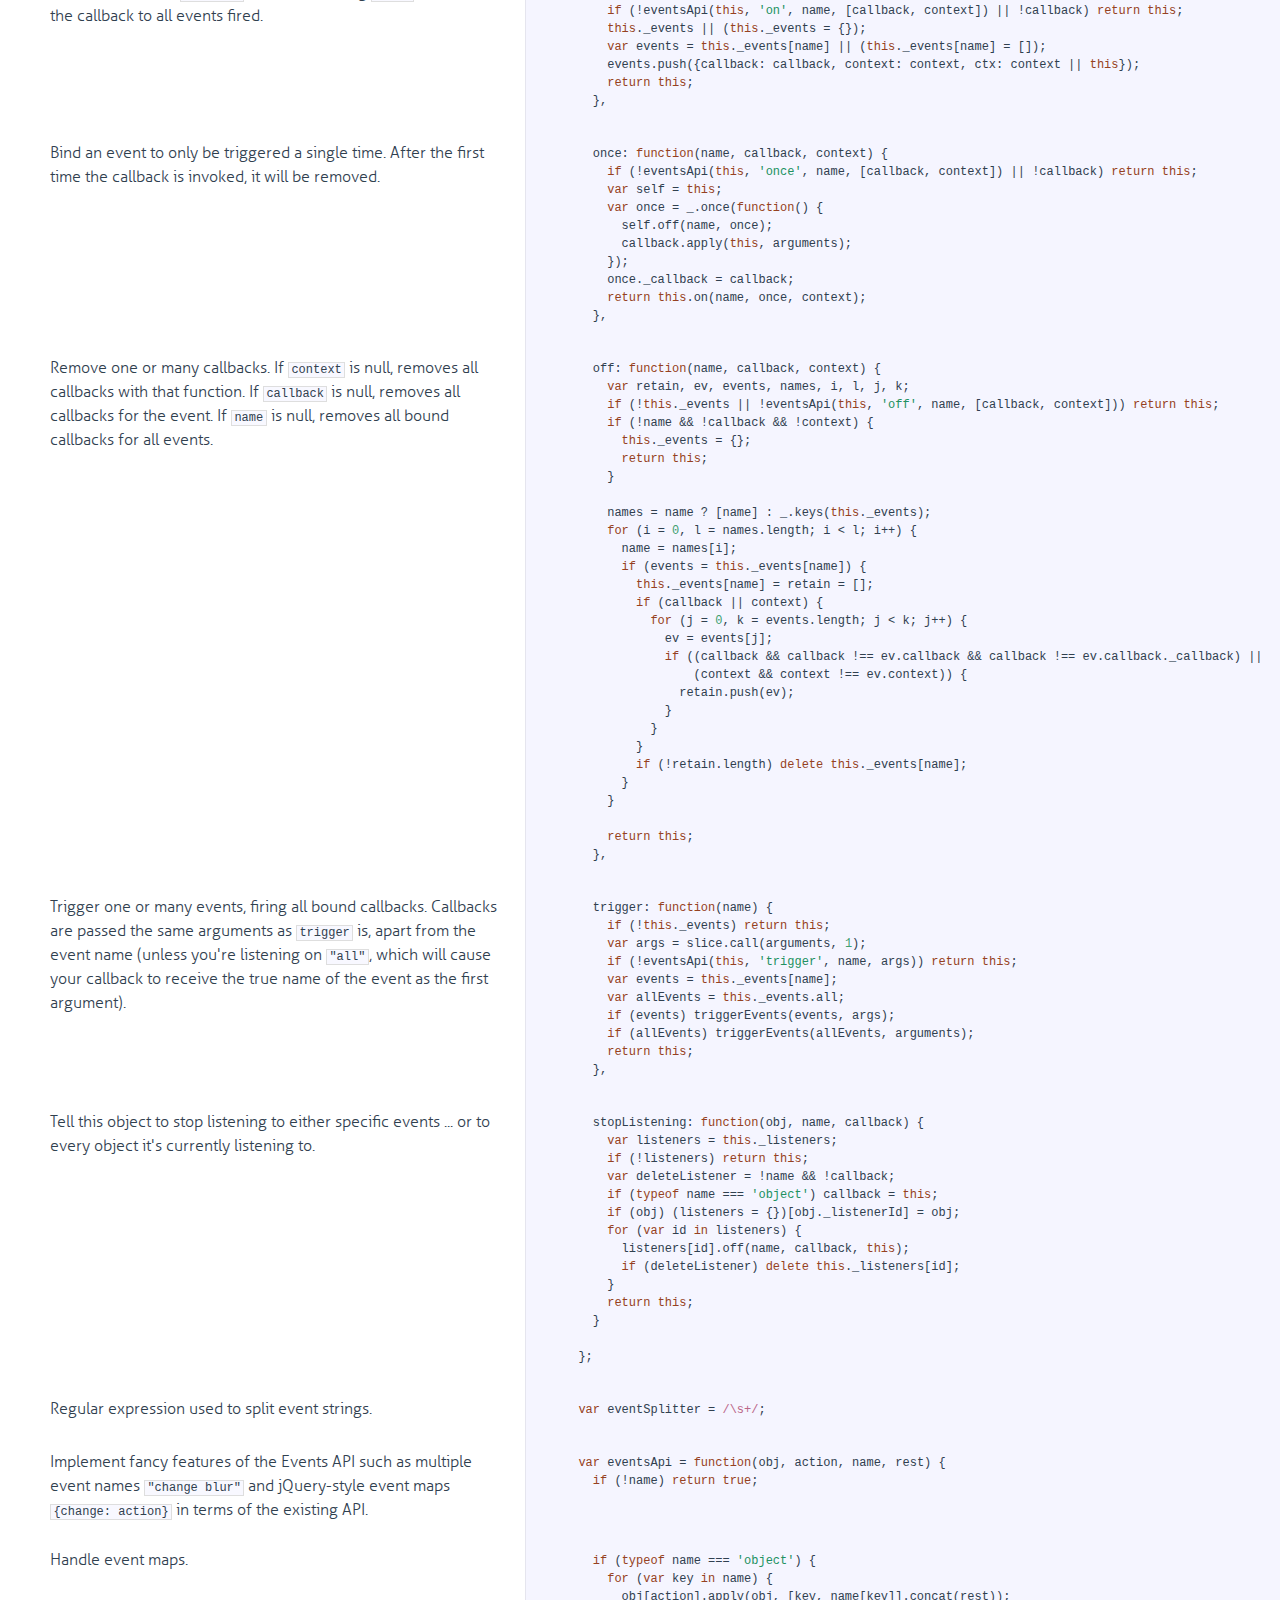
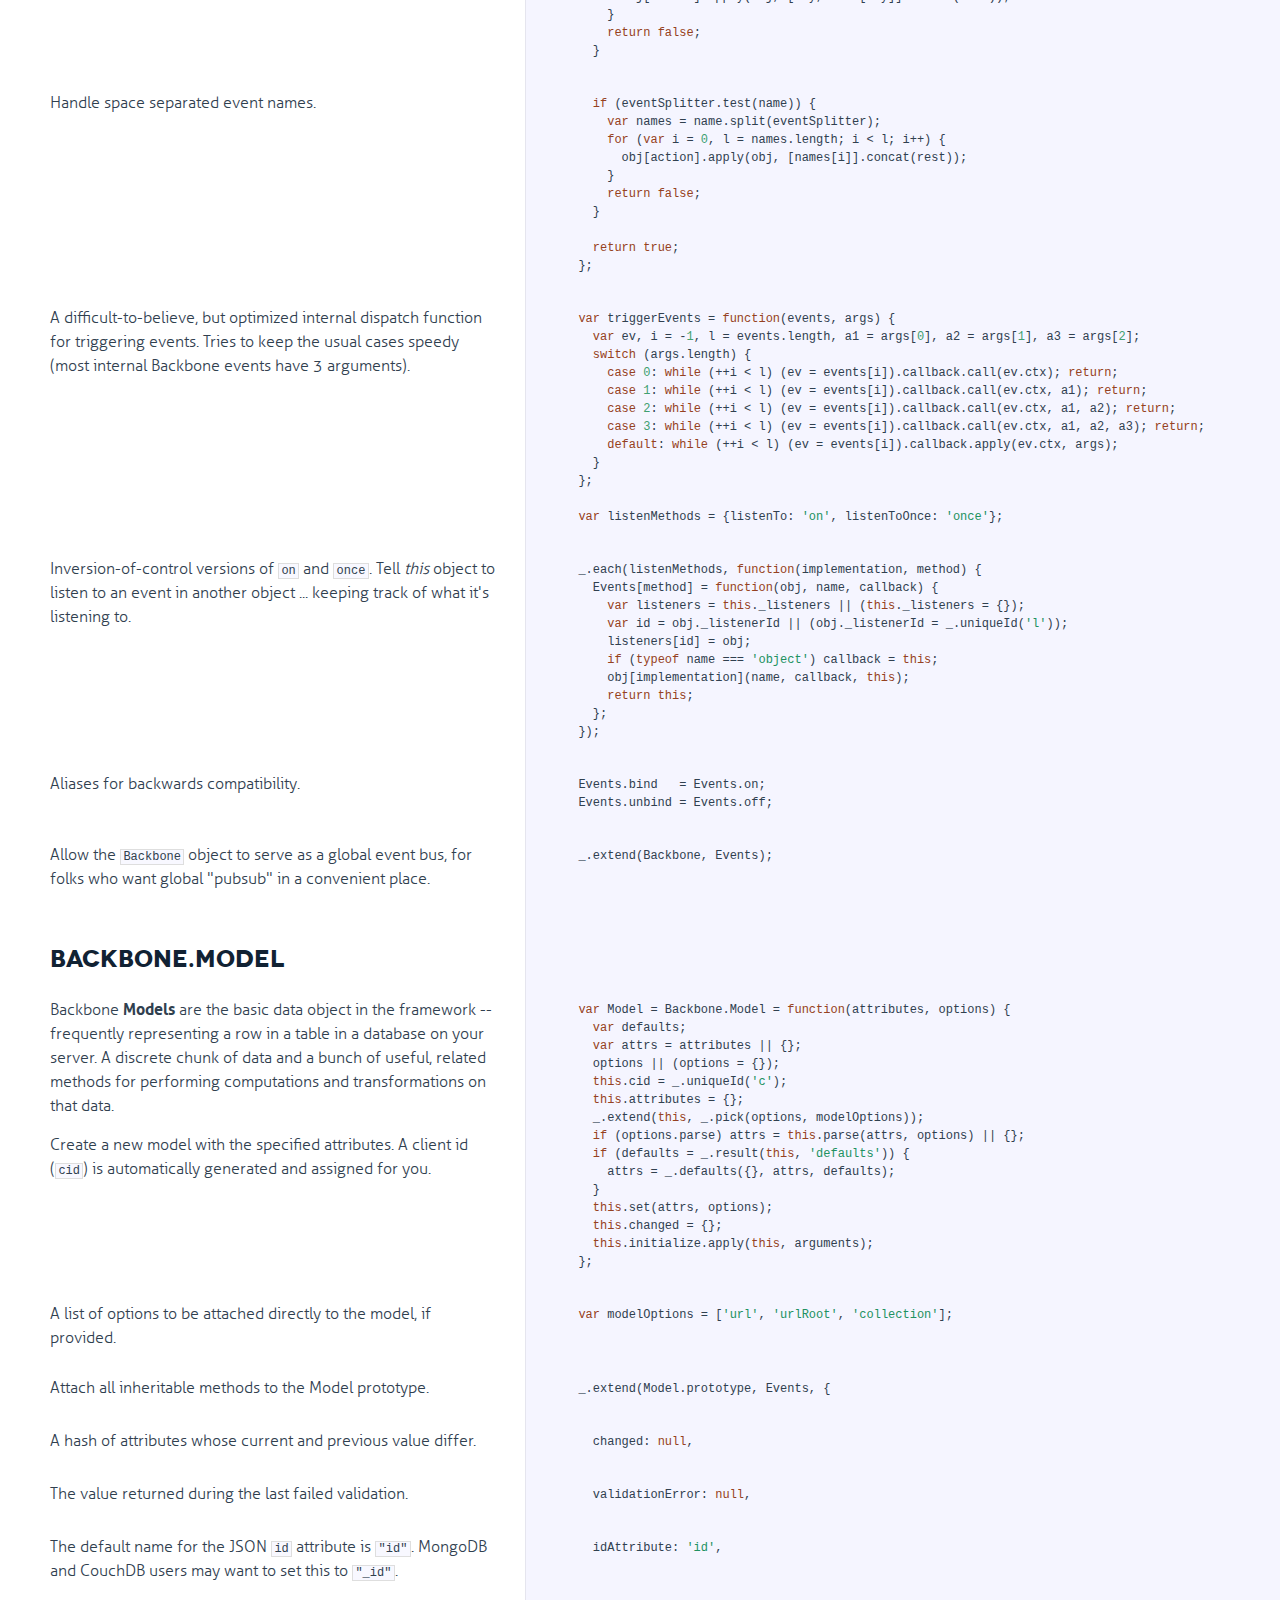
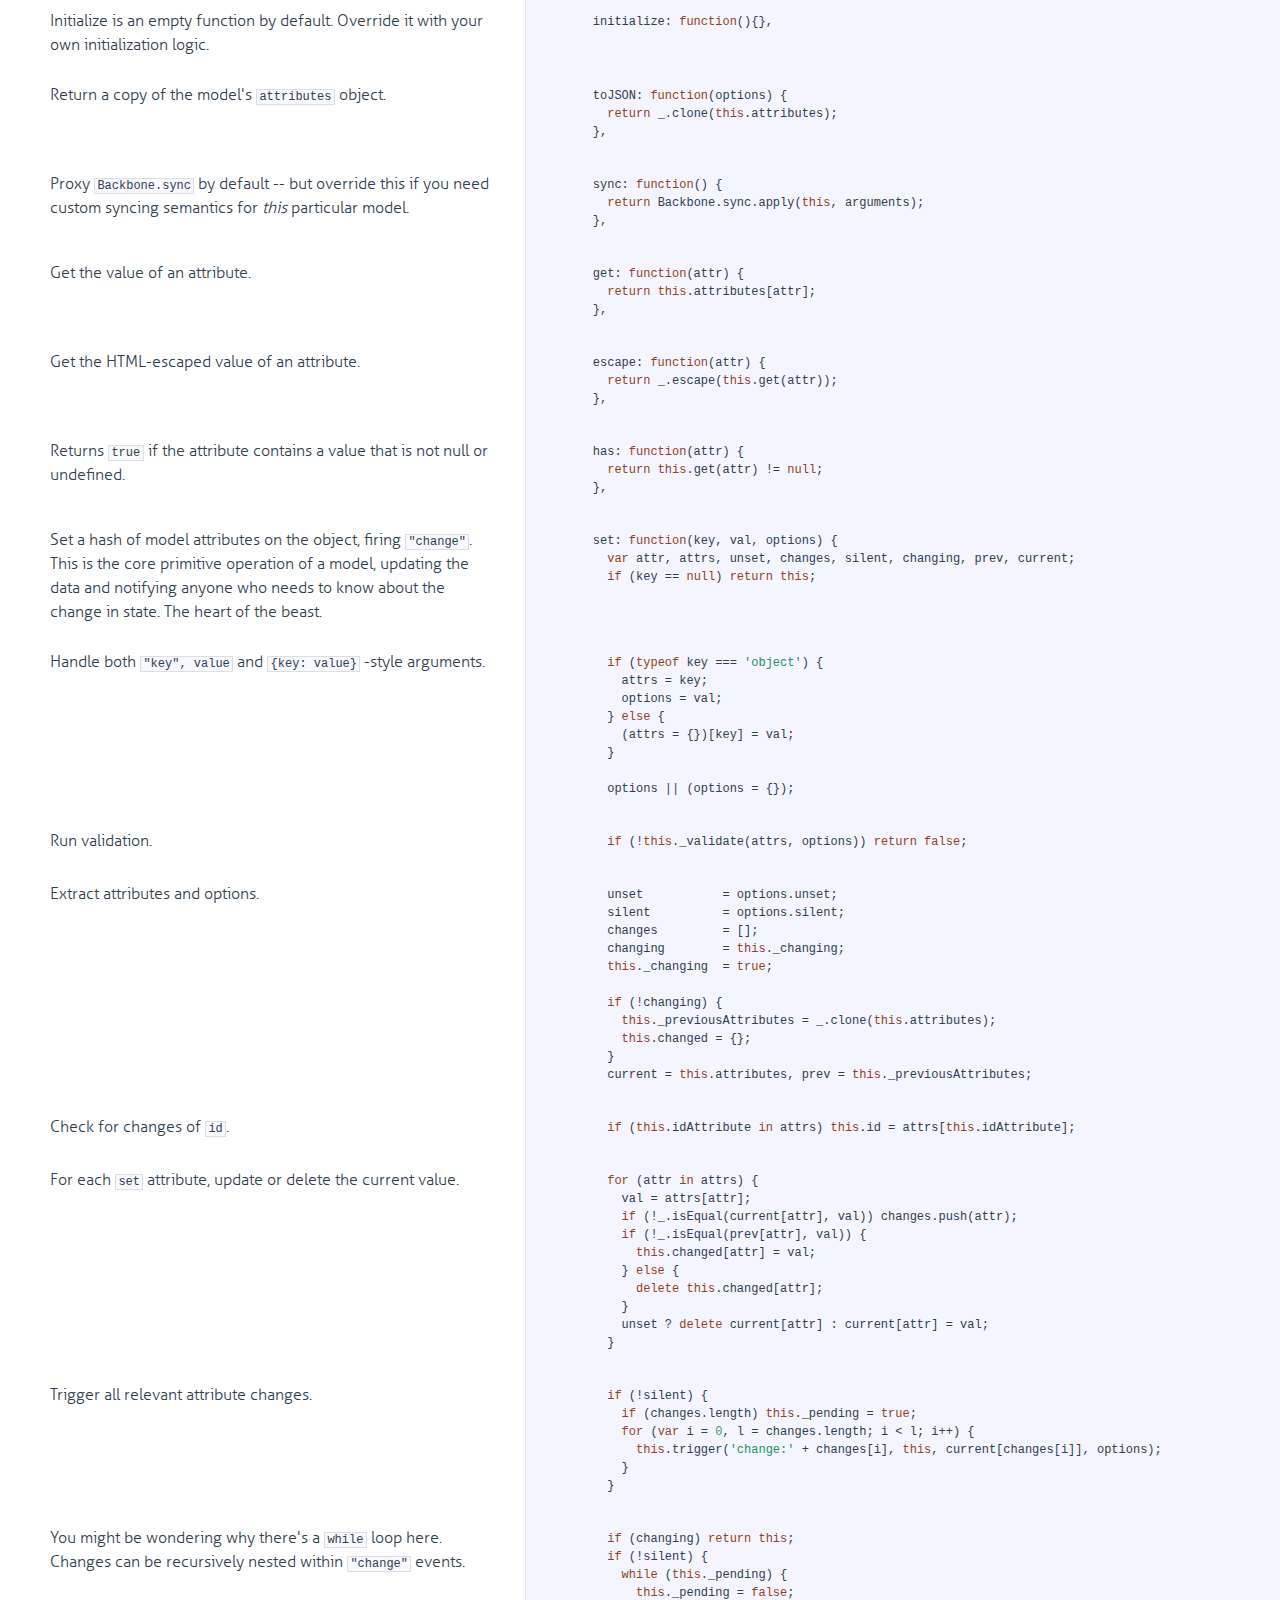
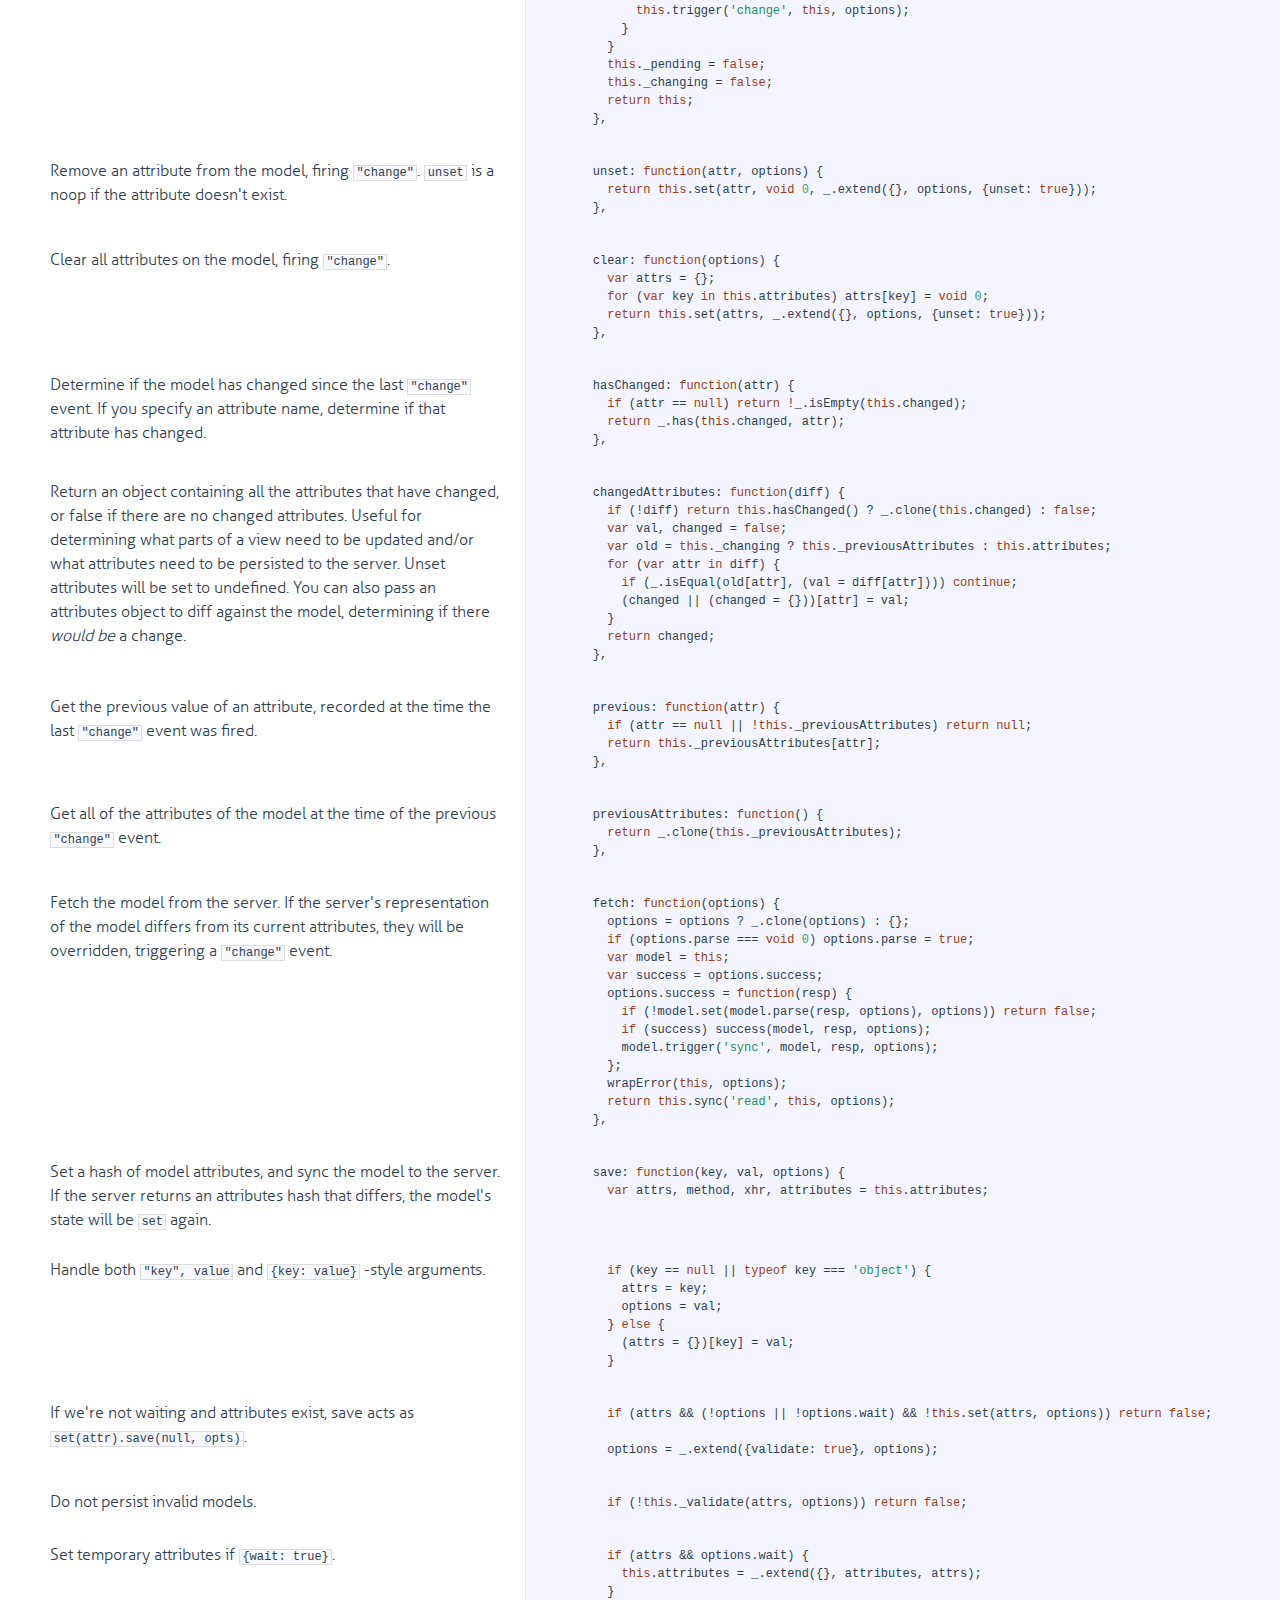
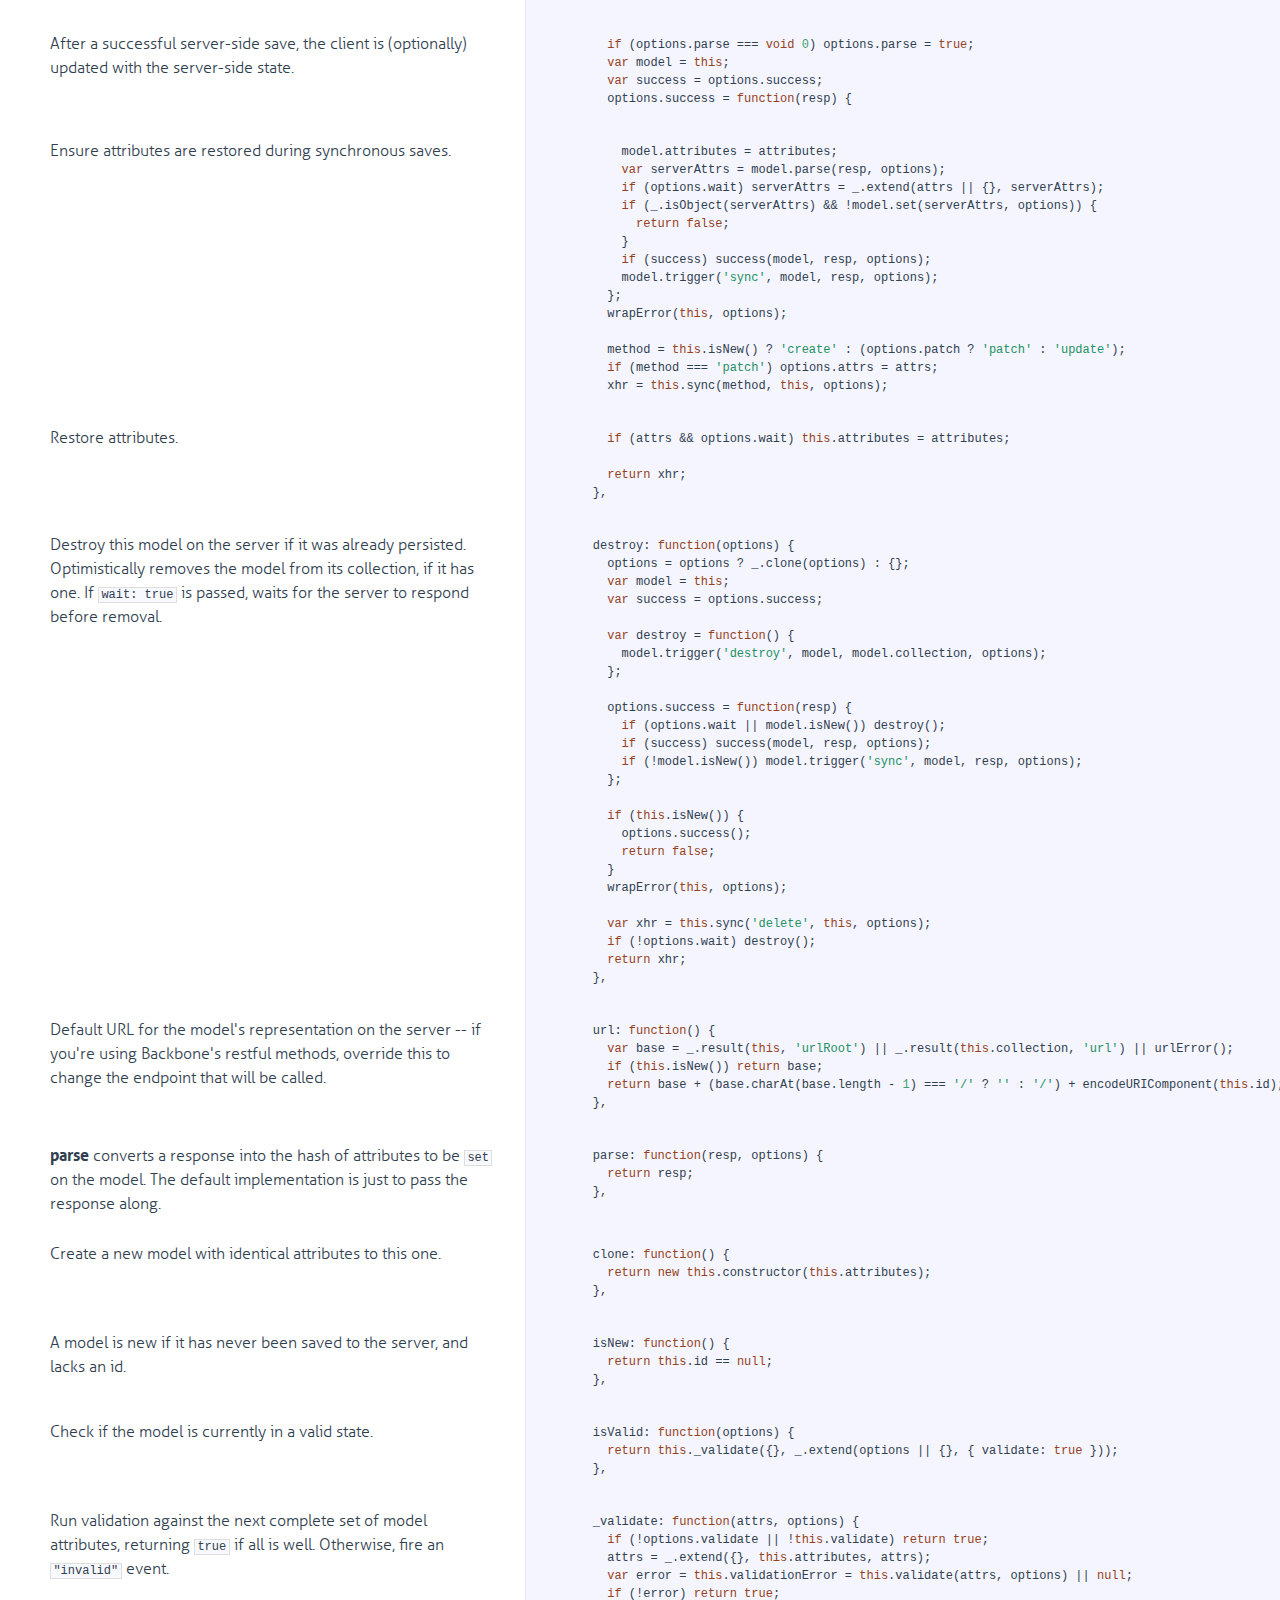
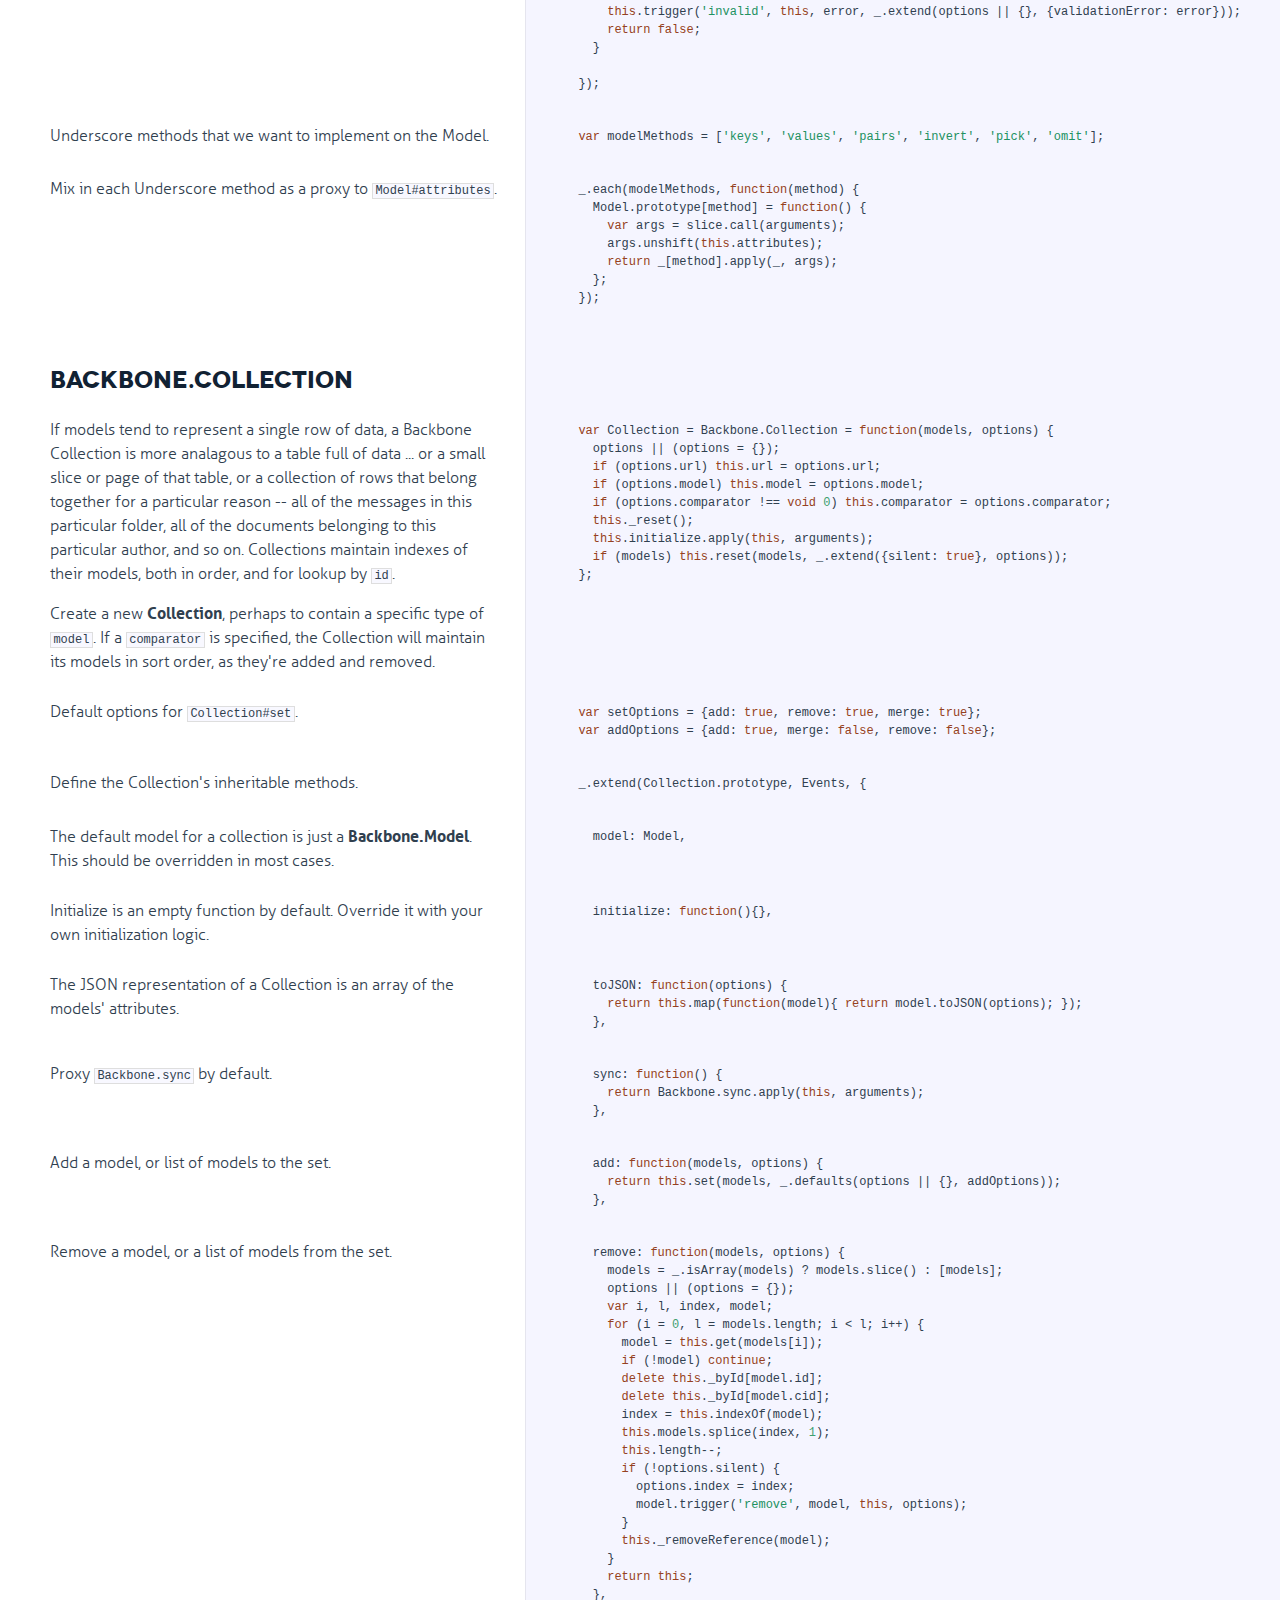
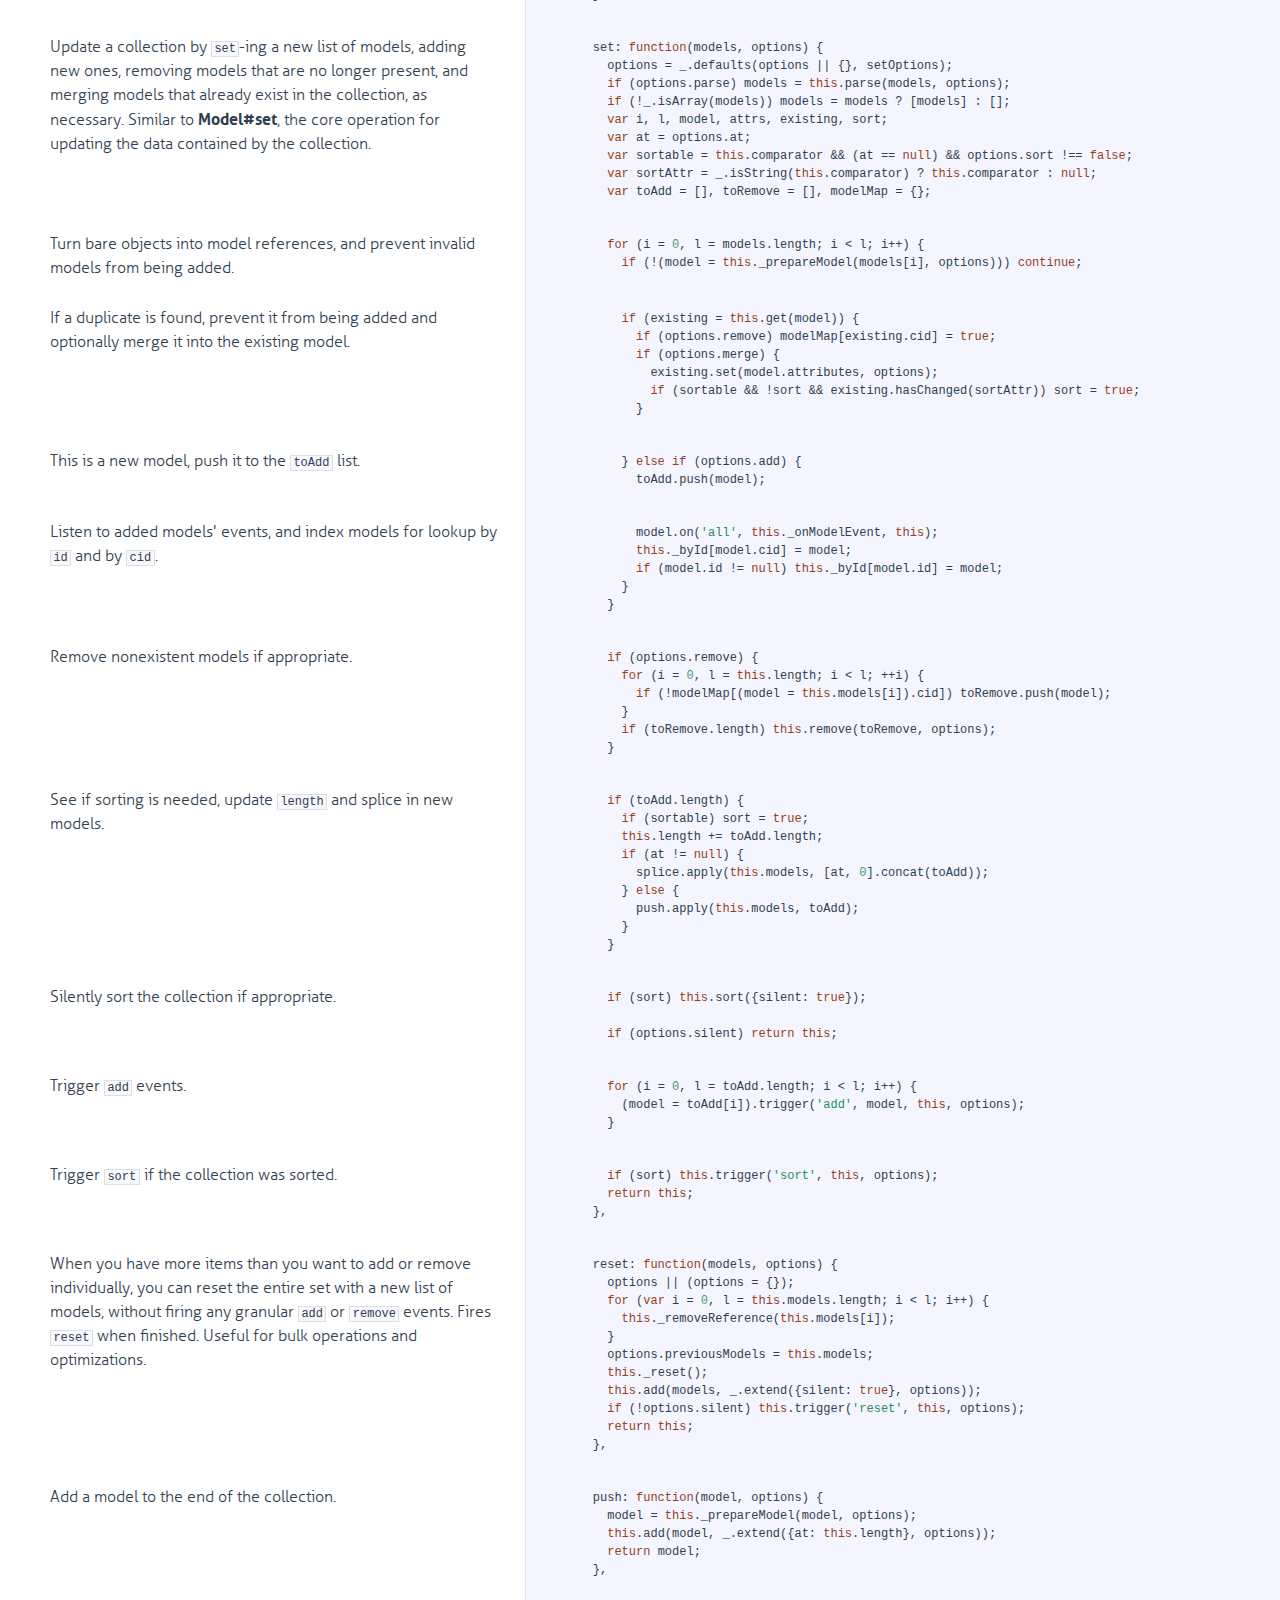
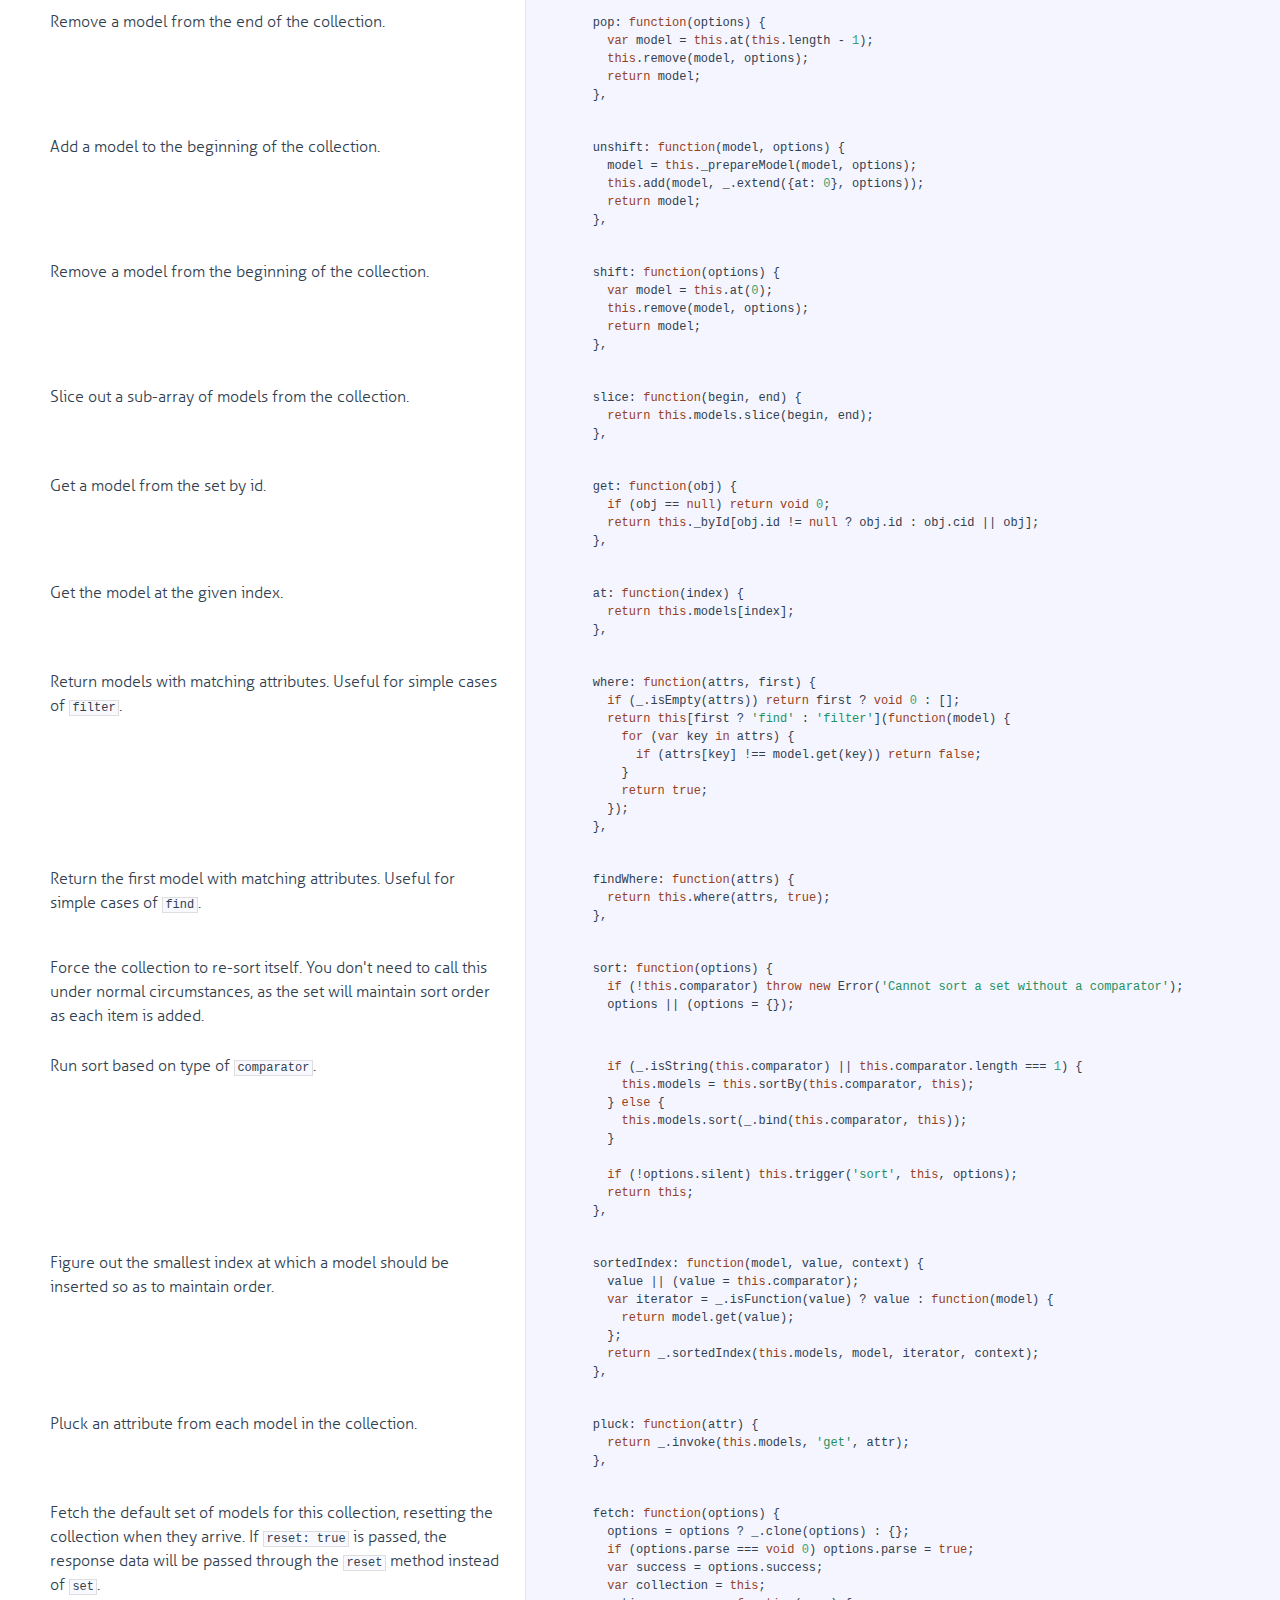
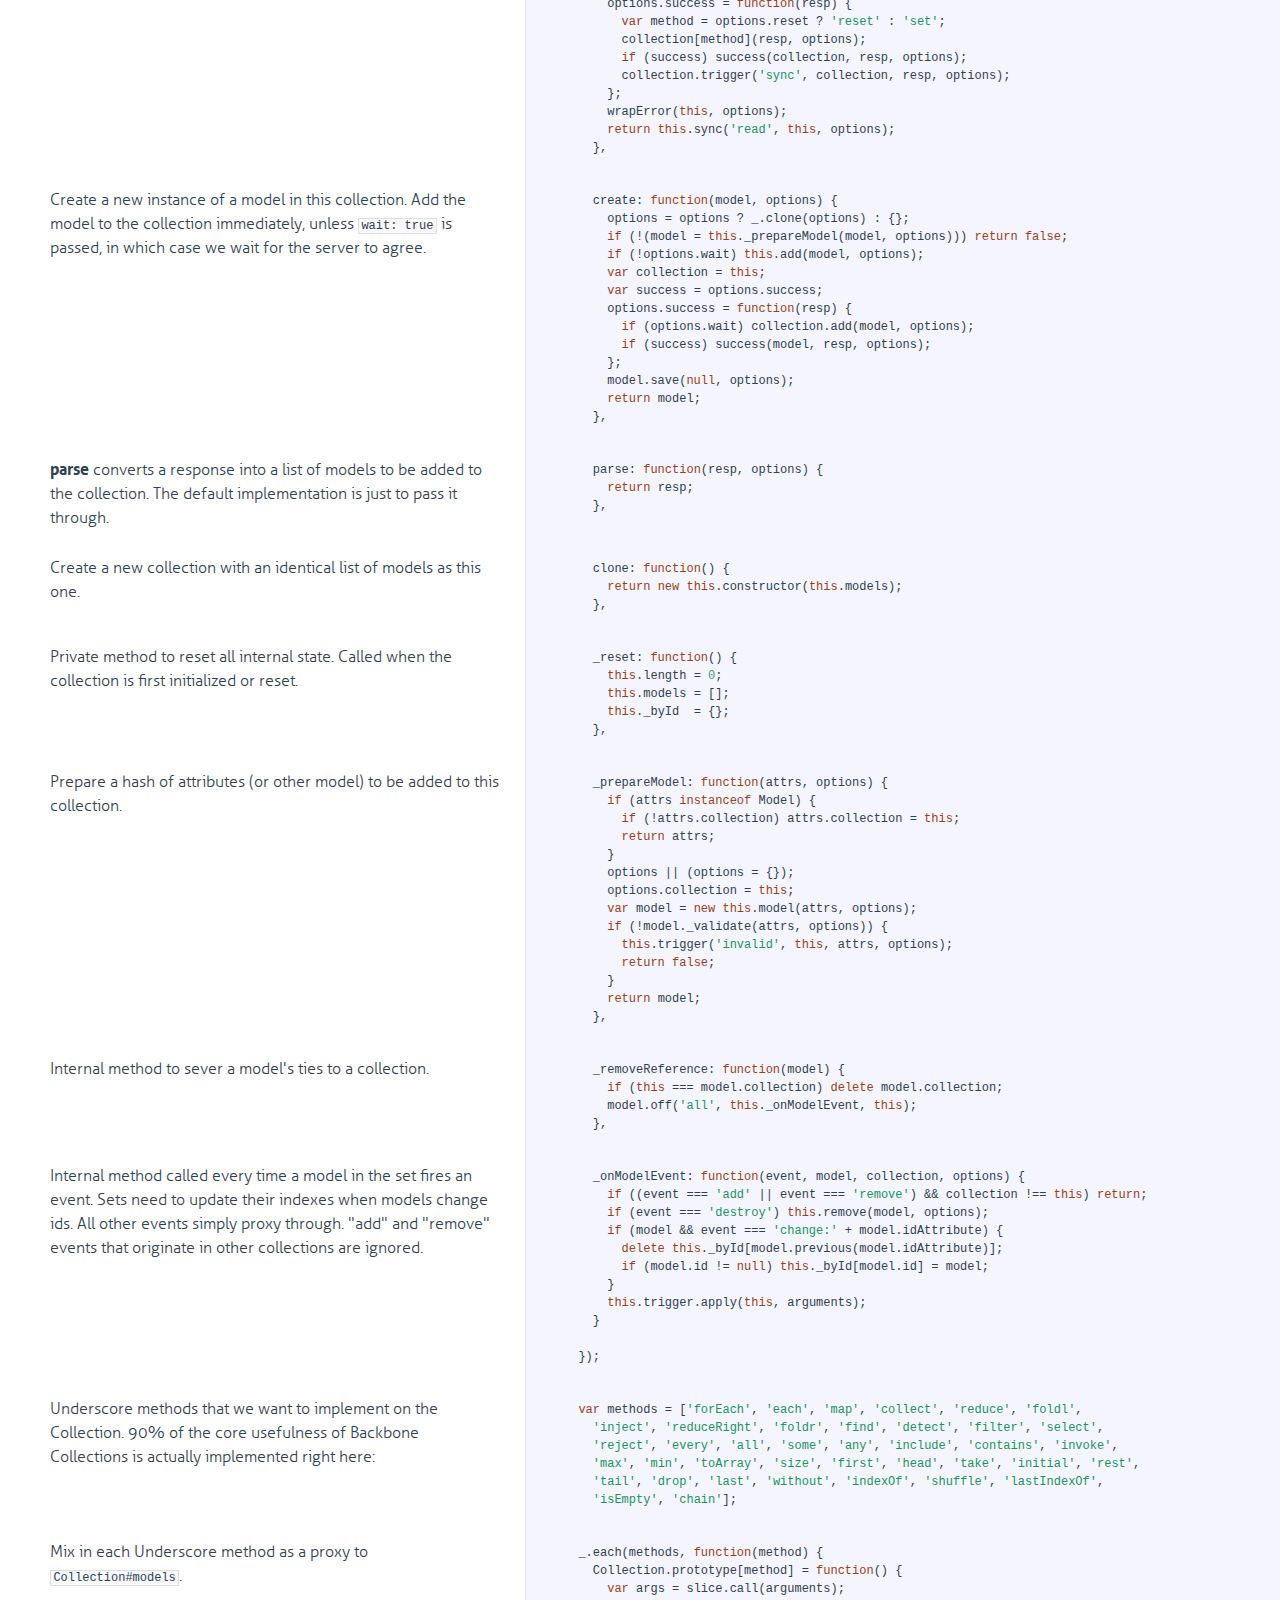
<file: client/bower_components/backbone/docs/backbone.html>
<!DOCTYPE html>

<html>
<head>
  <title>backbone.js</title>
  <meta http-equiv="content-type" content="text/html; charset=UTF-8">
  <meta name="viewport" content="width=device-width, target-densitydpi=160dpi, initial-scale=1.0; maximum-scale=1.0; user-scalable=0;">
  <link rel="stylesheet" media="all" href="docco.css" />
</head>
<body>
  <div id="container">
    <div id="background"></div>
    
    <ul class="sections">
        
          <li id="title">
              <div class="annotation">
                  <h1>backbone.js</h1>
              </div>
          </li>
        
        
        
        <li id="section-1">
            <div class="annotation">
              
              <div class="pilwrap ">
                <a class="pilcrow" href="#section-1">&#182;</a>
              </div>
              <pre><code>Backbone.js 1.0.0

(c) 2010-2013 Jeremy Ashkenas, DocumentCloud Inc.
Backbone may be freely distributed under the MIT license.
For all details and documentation:
http://backbonejs.org</code></pre>

            </div>
            
            <div class="content"><div class='highlight'><pre>(<span class="keyword">function</span>(){</pre></div></div>
            
        </li>
        
        
        <li id="section-2">
            <div class="annotation">
              
              <div class="pilwrap for-h2">
                <a class="pilcrow" href="#section-2">&#182;</a>
              </div>
              <h2>Initial Setup</h2>

            </div>
            
        </li>
        
        
        <li id="section-3">
            <div class="annotation">
              
              <div class="pilwrap ">
                <a class="pilcrow" href="#section-3">&#182;</a>
              </div>
              <p>Save a reference to the global object (<code>window</code> in the browser, <code>exports</code>
on the server).
</p>

            </div>
            
            <div class="content"><div class='highlight'><pre>  <span class="keyword">var</span> root = <span class="keyword">this</span>;</pre></div></div>
            
        </li>
        
        
        <li id="section-4">
            <div class="annotation">
              
              <div class="pilwrap ">
                <a class="pilcrow" href="#section-4">&#182;</a>
              </div>
              <p>Save the previous value of the <code>Backbone</code> variable, so that it can be
restored later on, if <code>noConflict</code> is used.
</p>

            </div>
            
            <div class="content"><div class='highlight'><pre>  <span class="keyword">var</span> previousBackbone = root.Backbone;</pre></div></div>
            
        </li>
        
        
        <li id="section-5">
            <div class="annotation">
              
              <div class="pilwrap ">
                <a class="pilcrow" href="#section-5">&#182;</a>
              </div>
              <p>Create local references to array methods we&#39;ll want to use later.
</p>

            </div>
            
            <div class="content"><div class='highlight'><pre>  <span class="keyword">var</span> array = [];
  <span class="keyword">var</span> push = array.push;
  <span class="keyword">var</span> slice = array.slice;
  <span class="keyword">var</span> splice = array.splice;</pre></div></div>
            
        </li>
        
        
        <li id="section-6">
            <div class="annotation">
              
              <div class="pilwrap ">
                <a class="pilcrow" href="#section-6">&#182;</a>
              </div>
              <p>The top-level namespace. All public Backbone classes and modules will
be attached to this. Exported for both the browser and the server.
</p>

            </div>
            
            <div class="content"><div class='highlight'><pre>  <span class="keyword">var</span> Backbone;
  <span class="keyword">if</span> (<span class="keyword">typeof</span> exports !== <span class="string">'undefined'</span>) {
    Backbone = exports;
  } <span class="keyword">else</span> {
    Backbone = root.Backbone = {};
  }</pre></div></div>
            
        </li>
        
        
        <li id="section-7">
            <div class="annotation">
              
              <div class="pilwrap ">
                <a class="pilcrow" href="#section-7">&#182;</a>
              </div>
              <p>Current version of the library. Keep in sync with <code>package.json</code>.
</p>

            </div>
            
            <div class="content"><div class='highlight'><pre>  Backbone.VERSION = <span class="string">'1.0.0'</span>;</pre></div></div>
            
        </li>
        
        
        <li id="section-8">
            <div class="annotation">
              
              <div class="pilwrap ">
                <a class="pilcrow" href="#section-8">&#182;</a>
              </div>
              <p>Require Underscore, if we&#39;re on the server, and it&#39;s not already present.
</p>

            </div>
            
            <div class="content"><div class='highlight'><pre>  <span class="keyword">var</span> _ = root._;
  <span class="keyword">if</span> (!_ &amp;&amp; (<span class="keyword">typeof</span> require !== <span class="string">'undefined'</span>)) _ = require(<span class="string">'underscore'</span>);</pre></div></div>
            
        </li>
        
        
        <li id="section-9">
            <div class="annotation">
              
              <div class="pilwrap ">
                <a class="pilcrow" href="#section-9">&#182;</a>
              </div>
              <p>For Backbone&#39;s purposes, jQuery, Zepto, Ender, or My Library (kidding) owns
the <code>$</code> variable.
</p>

            </div>
            
            <div class="content"><div class='highlight'><pre>  Backbone.$ = root.jQuery || root.Zepto || root.ender || root.$;</pre></div></div>
            
        </li>
        
        
        <li id="section-10">
            <div class="annotation">
              
              <div class="pilwrap ">
                <a class="pilcrow" href="#section-10">&#182;</a>
              </div>
              <p>Runs Backbone.js in <em>noConflict</em> mode, returning the <code>Backbone</code> variable
to its previous owner. Returns a reference to this Backbone object.
</p>

            </div>
            
            <div class="content"><div class='highlight'><pre>  Backbone.noConflict = <span class="keyword">function</span>() {
    root.Backbone = previousBackbone;
    <span class="keyword">return</span> <span class="keyword">this</span>;
  };</pre></div></div>
            
        </li>
        
        
        <li id="section-11">
            <div class="annotation">
              
              <div class="pilwrap ">
                <a class="pilcrow" href="#section-11">&#182;</a>
              </div>
              <p>Turn on <code>emulateHTTP</code> to support legacy HTTP servers. Setting this option
will fake <code>&quot;PUT&quot;</code> and <code>&quot;DELETE&quot;</code> requests via the <code>_method</code> parameter and
set a <code>X-Http-Method-Override</code> header.
</p>

            </div>
            
            <div class="content"><div class='highlight'><pre>  Backbone.emulateHTTP = <span class="literal">false</span>;</pre></div></div>
            
        </li>
        
        
        <li id="section-12">
            <div class="annotation">
              
              <div class="pilwrap ">
                <a class="pilcrow" href="#section-12">&#182;</a>
              </div>
              <p>Turn on <code>emulateJSON</code> to support legacy servers that can&#39;t deal with direct
<code>application/json</code> requests ... will encode the body as
<code>application/x-www-form-urlencoded</code> instead and will send the model in a
form param named <code>model</code>.
</p>

            </div>
            
            <div class="content"><div class='highlight'><pre>  Backbone.emulateJSON = <span class="literal">false</span>;</pre></div></div>
            
        </li>
        
        
        <li id="section-13">
            <div class="annotation">
              
              <div class="pilwrap for-h2">
                <a class="pilcrow" href="#section-13">&#182;</a>
              </div>
              <h2>Backbone.Events</h2>

            </div>
            
        </li>
        
        
        <li id="section-14">
            <div class="annotation">
              
              <div class="pilwrap ">
                <a class="pilcrow" href="#section-14">&#182;</a>
              </div>
              <p>A module that can be mixed in to <em>any object</em> in order to provide it with
custom events. You may bind with <code>on</code> or remove with <code>off</code> callback
functions to an event; <code>trigger</code>-ing an event fires all callbacks in
succession.

</p>
<pre><code>var object = {};
_.extend(object, Backbone.Events);
object.on(&#39;expand&#39;, function(){ alert(&#39;expanded&#39;); });
object.trigger(&#39;expand&#39;);</code></pre>

            </div>
            
            <div class="content"><div class='highlight'><pre>  <span class="keyword">var</span> Events = Backbone.Events = {</pre></div></div>
            
        </li>
        
        
        <li id="section-15">
            <div class="annotation">
              
              <div class="pilwrap ">
                <a class="pilcrow" href="#section-15">&#182;</a>
              </div>
              <p>Bind an event to a <code>callback</code> function. Passing <code>&quot;all&quot;</code> will bind
the callback to all events fired.
</p>

            </div>
            
            <div class="content"><div class='highlight'><pre>    on: <span class="keyword">function</span>(name, callback, context) {
      <span class="keyword">if</span> (!eventsApi(<span class="keyword">this</span>, <span class="string">'on'</span>, name, [callback, context]) || !callback) <span class="keyword">return</span> <span class="keyword">this</span>;
      <span class="keyword">this</span>._events || (<span class="keyword">this</span>._events = {});
      <span class="keyword">var</span> events = <span class="keyword">this</span>._events[name] || (<span class="keyword">this</span>._events[name] = []);
      events.push({callback: callback, context: context, ctx: context || <span class="keyword">this</span>});
      <span class="keyword">return</span> <span class="keyword">this</span>;
    },</pre></div></div>
            
        </li>
        
        
        <li id="section-16">
            <div class="annotation">
              
              <div class="pilwrap ">
                <a class="pilcrow" href="#section-16">&#182;</a>
              </div>
              <p>Bind an event to only be triggered a single time. After the first time
the callback is invoked, it will be removed.
</p>

            </div>
            
            <div class="content"><div class='highlight'><pre>    once: <span class="keyword">function</span>(name, callback, context) {
      <span class="keyword">if</span> (!eventsApi(<span class="keyword">this</span>, <span class="string">'once'</span>, name, [callback, context]) || !callback) <span class="keyword">return</span> <span class="keyword">this</span>;
      <span class="keyword">var</span> self = <span class="keyword">this</span>;
      <span class="keyword">var</span> once = _.once(<span class="keyword">function</span>() {
        self.off(name, once);
        callback.apply(<span class="keyword">this</span>, arguments);
      });
      once._callback = callback;
      <span class="keyword">return</span> <span class="keyword">this</span>.on(name, once, context);
    },</pre></div></div>
            
        </li>
        
        
        <li id="section-17">
            <div class="annotation">
              
              <div class="pilwrap ">
                <a class="pilcrow" href="#section-17">&#182;</a>
              </div>
              <p>Remove one or many callbacks. If <code>context</code> is null, removes all
callbacks with that function. If <code>callback</code> is null, removes all
callbacks for the event. If <code>name</code> is null, removes all bound
callbacks for all events.
</p>

            </div>
            
            <div class="content"><div class='highlight'><pre>    off: <span class="keyword">function</span>(name, callback, context) {
      <span class="keyword">var</span> retain, ev, events, names, i, l, j, k;
      <span class="keyword">if</span> (!<span class="keyword">this</span>._events || !eventsApi(<span class="keyword">this</span>, <span class="string">'off'</span>, name, [callback, context])) <span class="keyword">return</span> <span class="keyword">this</span>;
      <span class="keyword">if</span> (!name &amp;&amp; !callback &amp;&amp; !context) {
        <span class="keyword">this</span>._events = {};
        <span class="keyword">return</span> <span class="keyword">this</span>;
      }

      names = name ? [name] : _.keys(<span class="keyword">this</span>._events);
      <span class="keyword">for</span> (i = <span class="number">0</span>, l = names.length; i &lt; l; i++) {
        name = names[i];
        <span class="keyword">if</span> (events = <span class="keyword">this</span>._events[name]) {
          <span class="keyword">this</span>._events[name] = retain = [];
          <span class="keyword">if</span> (callback || context) {
            <span class="keyword">for</span> (j = <span class="number">0</span>, k = events.length; j &lt; k; j++) {
              ev = events[j];
              <span class="keyword">if</span> ((callback &amp;&amp; callback !== ev.callback &amp;&amp; callback !== ev.callback._callback) ||
                  (context &amp;&amp; context !== ev.context)) {
                retain.push(ev);
              }
            }
          }
          <span class="keyword">if</span> (!retain.length) <span class="keyword">delete</span> <span class="keyword">this</span>._events[name];
        }
      }

      <span class="keyword">return</span> <span class="keyword">this</span>;
    },</pre></div></div>
            
        </li>
        
        
        <li id="section-18">
            <div class="annotation">
              
              <div class="pilwrap ">
                <a class="pilcrow" href="#section-18">&#182;</a>
              </div>
              <p>Trigger one or many events, firing all bound callbacks. Callbacks are
passed the same arguments as <code>trigger</code> is, apart from the event name
(unless you&#39;re listening on <code>&quot;all&quot;</code>, which will cause your callback to
receive the true name of the event as the first argument).
</p>

            </div>
            
            <div class="content"><div class='highlight'><pre>    trigger: <span class="keyword">function</span>(name) {
      <span class="keyword">if</span> (!<span class="keyword">this</span>._events) <span class="keyword">return</span> <span class="keyword">this</span>;
      <span class="keyword">var</span> args = slice.call(arguments, <span class="number">1</span>);
      <span class="keyword">if</span> (!eventsApi(<span class="keyword">this</span>, <span class="string">'trigger'</span>, name, args)) <span class="keyword">return</span> <span class="keyword">this</span>;
      <span class="keyword">var</span> events = <span class="keyword">this</span>._events[name];
      <span class="keyword">var</span> allEvents = <span class="keyword">this</span>._events.all;
      <span class="keyword">if</span> (events) triggerEvents(events, args);
      <span class="keyword">if</span> (allEvents) triggerEvents(allEvents, arguments);
      <span class="keyword">return</span> <span class="keyword">this</span>;
    },</pre></div></div>
            
        </li>
        
        
        <li id="section-19">
            <div class="annotation">
              
              <div class="pilwrap ">
                <a class="pilcrow" href="#section-19">&#182;</a>
              </div>
              <p>Tell this object to stop listening to either specific events ... or
to every object it&#39;s currently listening to.
</p>

            </div>
            
            <div class="content"><div class='highlight'><pre>    stopListening: <span class="keyword">function</span>(obj, name, callback) {
      <span class="keyword">var</span> listeners = <span class="keyword">this</span>._listeners;
      <span class="keyword">if</span> (!listeners) <span class="keyword">return</span> <span class="keyword">this</span>;
      <span class="keyword">var</span> deleteListener = !name &amp;&amp; !callback;
      <span class="keyword">if</span> (<span class="keyword">typeof</span> name === <span class="string">'object'</span>) callback = <span class="keyword">this</span>;
      <span class="keyword">if</span> (obj) (listeners = {})[obj._listenerId] = obj;
      <span class="keyword">for</span> (<span class="keyword">var</span> id <span class="keyword">in</span> listeners) {
        listeners[id].off(name, callback, <span class="keyword">this</span>);
        <span class="keyword">if</span> (deleteListener) <span class="keyword">delete</span> <span class="keyword">this</span>._listeners[id];
      }
      <span class="keyword">return</span> <span class="keyword">this</span>;
    }

  };</pre></div></div>
            
        </li>
        
        
        <li id="section-20">
            <div class="annotation">
              
              <div class="pilwrap ">
                <a class="pilcrow" href="#section-20">&#182;</a>
              </div>
              <p>Regular expression used to split event strings.
</p>

            </div>
            
            <div class="content"><div class='highlight'><pre>  <span class="keyword">var</span> eventSplitter = <span class="regexp">/\s+/</span>;</pre></div></div>
            
        </li>
        
        
        <li id="section-21">
            <div class="annotation">
              
              <div class="pilwrap ">
                <a class="pilcrow" href="#section-21">&#182;</a>
              </div>
              <p>Implement fancy features of the Events API such as multiple event
names <code>&quot;change blur&quot;</code> and jQuery-style event maps <code>{change: action}</code>
in terms of the existing API.
</p>

            </div>
            
            <div class="content"><div class='highlight'><pre>  <span class="keyword">var</span> eventsApi = <span class="keyword">function</span>(obj, action, name, rest) {
    <span class="keyword">if</span> (!name) <span class="keyword">return</span> <span class="literal">true</span>;</pre></div></div>
            
        </li>
        
        
        <li id="section-22">
            <div class="annotation">
              
              <div class="pilwrap ">
                <a class="pilcrow" href="#section-22">&#182;</a>
              </div>
              <p>Handle event maps.
</p>

            </div>
            
            <div class="content"><div class='highlight'><pre>    <span class="keyword">if</span> (<span class="keyword">typeof</span> name === <span class="string">'object'</span>) {
      <span class="keyword">for</span> (<span class="keyword">var</span> key <span class="keyword">in</span> name) {
        obj[action].apply(obj, [key, name[key]].concat(rest));
      }
      <span class="keyword">return</span> <span class="literal">false</span>;
    }</pre></div></div>
            
        </li>
        
        
        <li id="section-23">
            <div class="annotation">
              
              <div class="pilwrap ">
                <a class="pilcrow" href="#section-23">&#182;</a>
              </div>
              <p>Handle space separated event names.
</p>

            </div>
            
            <div class="content"><div class='highlight'><pre>    <span class="keyword">if</span> (eventSplitter.test(name)) {
      <span class="keyword">var</span> names = name.split(eventSplitter);
      <span class="keyword">for</span> (<span class="keyword">var</span> i = <span class="number">0</span>, l = names.length; i &lt; l; i++) {
        obj[action].apply(obj, [names[i]].concat(rest));
      }
      <span class="keyword">return</span> <span class="literal">false</span>;
    }

    <span class="keyword">return</span> <span class="literal">true</span>;
  };</pre></div></div>
            
        </li>
        
        
        <li id="section-24">
            <div class="annotation">
              
              <div class="pilwrap ">
                <a class="pilcrow" href="#section-24">&#182;</a>
              </div>
              <p>A difficult-to-believe, but optimized internal dispatch function for
triggering events. Tries to keep the usual cases speedy (most internal
Backbone events have 3 arguments).
</p>

            </div>
            
            <div class="content"><div class='highlight'><pre>  <span class="keyword">var</span> triggerEvents = <span class="keyword">function</span>(events, args) {
    <span class="keyword">var</span> ev, i = -<span class="number">1</span>, l = events.length, a1 = args[<span class="number">0</span>], a2 = args[<span class="number">1</span>], a3 = args[<span class="number">2</span>];
    <span class="keyword">switch</span> (args.length) {
      <span class="keyword">case</span> <span class="number">0</span>: <span class="keyword">while</span> (++i &lt; l) (ev = events[i]).callback.call(ev.ctx); <span class="keyword">return</span>;
      <span class="keyword">case</span> <span class="number">1</span>: <span class="keyword">while</span> (++i &lt; l) (ev = events[i]).callback.call(ev.ctx, a1); <span class="keyword">return</span>;
      <span class="keyword">case</span> <span class="number">2</span>: <span class="keyword">while</span> (++i &lt; l) (ev = events[i]).callback.call(ev.ctx, a1, a2); <span class="keyword">return</span>;
      <span class="keyword">case</span> <span class="number">3</span>: <span class="keyword">while</span> (++i &lt; l) (ev = events[i]).callback.call(ev.ctx, a1, a2, a3); <span class="keyword">return</span>;
      <span class="keyword">default</span>: <span class="keyword">while</span> (++i &lt; l) (ev = events[i]).callback.apply(ev.ctx, args);
    }
  };

  <span class="keyword">var</span> listenMethods = {listenTo: <span class="string">'on'</span>, listenToOnce: <span class="string">'once'</span>};</pre></div></div>
            
        </li>
        
        
        <li id="section-25">
            <div class="annotation">
              
              <div class="pilwrap ">
                <a class="pilcrow" href="#section-25">&#182;</a>
              </div>
              <p>Inversion-of-control versions of <code>on</code> and <code>once</code>. Tell <em>this</em> object to
listen to an event in another object ... keeping track of what it&#39;s
listening to.
</p>

            </div>
            
            <div class="content"><div class='highlight'><pre>  _.each(listenMethods, <span class="keyword">function</span>(implementation, method) {
    Events[method] = <span class="keyword">function</span>(obj, name, callback) {
      <span class="keyword">var</span> listeners = <span class="keyword">this</span>._listeners || (<span class="keyword">this</span>._listeners = {});
      <span class="keyword">var</span> id = obj._listenerId || (obj._listenerId = _.uniqueId(<span class="string">'l'</span>));
      listeners[id] = obj;
      <span class="keyword">if</span> (<span class="keyword">typeof</span> name === <span class="string">'object'</span>) callback = <span class="keyword">this</span>;
      obj[implementation](name, callback, <span class="keyword">this</span>);
      <span class="keyword">return</span> <span class="keyword">this</span>;
    };
  });</pre></div></div>
            
        </li>
        
        
        <li id="section-26">
            <div class="annotation">
              
              <div class="pilwrap ">
                <a class="pilcrow" href="#section-26">&#182;</a>
              </div>
              <p>Aliases for backwards compatibility.
</p>

            </div>
            
            <div class="content"><div class='highlight'><pre>  Events.bind   = Events.on;
  Events.unbind = Events.off;</pre></div></div>
            
        </li>
        
        
        <li id="section-27">
            <div class="annotation">
              
              <div class="pilwrap ">
                <a class="pilcrow" href="#section-27">&#182;</a>
              </div>
              <p>Allow the <code>Backbone</code> object to serve as a global event bus, for folks who
want global &quot;pubsub&quot; in a convenient place.
</p>

            </div>
            
            <div class="content"><div class='highlight'><pre>  _.extend(Backbone, Events);</pre></div></div>
            
        </li>
        
        
        <li id="section-28">
            <div class="annotation">
              
              <div class="pilwrap for-h2">
                <a class="pilcrow" href="#section-28">&#182;</a>
              </div>
              <h2>Backbone.Model</h2>

            </div>
            
        </li>
        
        
        <li id="section-29">
            <div class="annotation">
              
              <div class="pilwrap ">
                <a class="pilcrow" href="#section-29">&#182;</a>
              </div>
              <p>Backbone <strong>Models</strong> are the basic data object in the framework --
frequently representing a row in a table in a database on your server.
A discrete chunk of data and a bunch of useful, related methods for
performing computations and transformations on that data.

</p>
<p>Create a new model with the specified attributes. A client id (<code>cid</code>)
is automatically generated and assigned for you.
</p>

            </div>
            
            <div class="content"><div class='highlight'><pre>  <span class="keyword">var</span> Model = Backbone.Model = <span class="keyword">function</span>(attributes, options) {
    <span class="keyword">var</span> defaults;
    <span class="keyword">var</span> attrs = attributes || {};
    options || (options = {});
    <span class="keyword">this</span>.cid = _.uniqueId(<span class="string">'c'</span>);
    <span class="keyword">this</span>.attributes = {};
    _.extend(<span class="keyword">this</span>, _.pick(options, modelOptions));
    <span class="keyword">if</span> (options.parse) attrs = <span class="keyword">this</span>.parse(attrs, options) || {};
    <span class="keyword">if</span> (defaults = _.result(<span class="keyword">this</span>, <span class="string">'defaults'</span>)) {
      attrs = _.defaults({}, attrs, defaults);
    }
    <span class="keyword">this</span>.set(attrs, options);
    <span class="keyword">this</span>.changed = {};
    <span class="keyword">this</span>.initialize.apply(<span class="keyword">this</span>, arguments);
  };</pre></div></div>
            
        </li>
        
        
        <li id="section-30">
            <div class="annotation">
              
              <div class="pilwrap ">
                <a class="pilcrow" href="#section-30">&#182;</a>
              </div>
              <p>A list of options to be attached directly to the model, if provided.
</p>

            </div>
            
            <div class="content"><div class='highlight'><pre>  <span class="keyword">var</span> modelOptions = [<span class="string">'url'</span>, <span class="string">'urlRoot'</span>, <span class="string">'collection'</span>];</pre></div></div>
            
        </li>
        
        
        <li id="section-31">
            <div class="annotation">
              
              <div class="pilwrap ">
                <a class="pilcrow" href="#section-31">&#182;</a>
              </div>
              <p>Attach all inheritable methods to the Model prototype.
</p>

            </div>
            
            <div class="content"><div class='highlight'><pre>  _.extend(Model.prototype, Events, {</pre></div></div>
            
        </li>
        
        
        <li id="section-32">
            <div class="annotation">
              
              <div class="pilwrap ">
                <a class="pilcrow" href="#section-32">&#182;</a>
              </div>
              <p>A hash of attributes whose current and previous value differ.
</p>

            </div>
            
            <div class="content"><div class='highlight'><pre>    changed: <span class="literal">null</span>,</pre></div></div>
            
        </li>
        
        
        <li id="section-33">
            <div class="annotation">
              
              <div class="pilwrap ">
                <a class="pilcrow" href="#section-33">&#182;</a>
              </div>
              <p>The value returned during the last failed validation.
</p>

            </div>
            
            <div class="content"><div class='highlight'><pre>    validationError: <span class="literal">null</span>,</pre></div></div>
            
        </li>
        
        
        <li id="section-34">
            <div class="annotation">
              
              <div class="pilwrap ">
                <a class="pilcrow" href="#section-34">&#182;</a>
              </div>
              <p>The default name for the JSON <code>id</code> attribute is <code>&quot;id&quot;</code>. MongoDB and
CouchDB users may want to set this to <code>&quot;_id&quot;</code>.
</p>

            </div>
            
            <div class="content"><div class='highlight'><pre>    idAttribute: <span class="string">'id'</span>,</pre></div></div>
            
        </li>
        
        
        <li id="section-35">
            <div class="annotation">
              
              <div class="pilwrap ">
                <a class="pilcrow" href="#section-35">&#182;</a>
              </div>
              <p>Initialize is an empty function by default. Override it with your own
initialization logic.
</p>

            </div>
            
            <div class="content"><div class='highlight'><pre>    initialize: <span class="keyword">function</span>(){},</pre></div></div>
            
        </li>
        
        
        <li id="section-36">
            <div class="annotation">
              
              <div class="pilwrap ">
                <a class="pilcrow" href="#section-36">&#182;</a>
              </div>
              <p>Return a copy of the model&#39;s <code>attributes</code> object.
</p>

            </div>
            
            <div class="content"><div class='highlight'><pre>    toJSON: <span class="keyword">function</span>(options) {
      <span class="keyword">return</span> _.clone(<span class="keyword">this</span>.attributes);
    },</pre></div></div>
            
        </li>
        
        
        <li id="section-37">
            <div class="annotation">
              
              <div class="pilwrap ">
                <a class="pilcrow" href="#section-37">&#182;</a>
              </div>
              <p>Proxy <code>Backbone.sync</code> by default -- but override this if you need
custom syncing semantics for <em>this</em> particular model.
</p>

            </div>
            
            <div class="content"><div class='highlight'><pre>    sync: <span class="keyword">function</span>() {
      <span class="keyword">return</span> Backbone.sync.apply(<span class="keyword">this</span>, arguments);
    },</pre></div></div>
            
        </li>
        
        
        <li id="section-38">
            <div class="annotation">
              
              <div class="pilwrap ">
                <a class="pilcrow" href="#section-38">&#182;</a>
              </div>
              <p>Get the value of an attribute.
</p>

            </div>
            
            <div class="content"><div class='highlight'><pre>    get: <span class="keyword">function</span>(attr) {
      <span class="keyword">return</span> <span class="keyword">this</span>.attributes[attr];
    },</pre></div></div>
            
        </li>
        
        
        <li id="section-39">
            <div class="annotation">
              
              <div class="pilwrap ">
                <a class="pilcrow" href="#section-39">&#182;</a>
              </div>
              <p>Get the HTML-escaped value of an attribute.
</p>

            </div>
            
            <div class="content"><div class='highlight'><pre>    escape: <span class="keyword">function</span>(attr) {
      <span class="keyword">return</span> _.escape(<span class="keyword">this</span>.get(attr));
    },</pre></div></div>
            
        </li>
        
        
        <li id="section-40">
            <div class="annotation">
              
              <div class="pilwrap ">
                <a class="pilcrow" href="#section-40">&#182;</a>
              </div>
              <p>Returns <code>true</code> if the attribute contains a value that is not null
or undefined.
</p>

            </div>
            
            <div class="content"><div class='highlight'><pre>    has: <span class="keyword">function</span>(attr) {
      <span class="keyword">return</span> <span class="keyword">this</span>.get(attr) != <span class="literal">null</span>;
    },</pre></div></div>
            
        </li>
        
        
        <li id="section-41">
            <div class="annotation">
              
              <div class="pilwrap ">
                <a class="pilcrow" href="#section-41">&#182;</a>
              </div>
              <p>Set a hash of model attributes on the object, firing <code>&quot;change&quot;</code>. This is
the core primitive operation of a model, updating the data and notifying
anyone who needs to know about the change in state. The heart of the beast.
</p>

            </div>
            
            <div class="content"><div class='highlight'><pre>    set: <span class="keyword">function</span>(key, val, options) {
      <span class="keyword">var</span> attr, attrs, unset, changes, silent, changing, prev, current;
      <span class="keyword">if</span> (key == <span class="literal">null</span>) <span class="keyword">return</span> <span class="keyword">this</span>;</pre></div></div>
            
        </li>
        
        
        <li id="section-42">
            <div class="annotation">
              
              <div class="pilwrap ">
                <a class="pilcrow" href="#section-42">&#182;</a>
              </div>
              <p>Handle both <code>&quot;key&quot;, value</code> and <code>{key: value}</code> -style arguments.
</p>

            </div>
            
            <div class="content"><div class='highlight'><pre>      <span class="keyword">if</span> (<span class="keyword">typeof</span> key === <span class="string">'object'</span>) {
        attrs = key;
        options = val;
      } <span class="keyword">else</span> {
        (attrs = {})[key] = val;
      }

      options || (options = {});</pre></div></div>
            
        </li>
        
        
        <li id="section-43">
            <div class="annotation">
              
              <div class="pilwrap ">
                <a class="pilcrow" href="#section-43">&#182;</a>
              </div>
              <p>Run validation.
</p>

            </div>
            
            <div class="content"><div class='highlight'><pre>      <span class="keyword">if</span> (!<span class="keyword">this</span>._validate(attrs, options)) <span class="keyword">return</span> <span class="literal">false</span>;</pre></div></div>
            
        </li>
        
        
        <li id="section-44">
            <div class="annotation">
              
              <div class="pilwrap ">
                <a class="pilcrow" href="#section-44">&#182;</a>
              </div>
              <p>Extract attributes and options.
</p>

            </div>
            
            <div class="content"><div class='highlight'><pre>      unset           = options.unset;
      silent          = options.silent;
      changes         = [];
      changing        = <span class="keyword">this</span>._changing;
      <span class="keyword">this</span>._changing  = <span class="literal">true</span>;

      <span class="keyword">if</span> (!changing) {
        <span class="keyword">this</span>._previousAttributes = _.clone(<span class="keyword">this</span>.attributes);
        <span class="keyword">this</span>.changed = {};
      }
      current = <span class="keyword">this</span>.attributes, prev = <span class="keyword">this</span>._previousAttributes;</pre></div></div>
            
        </li>
        
        
        <li id="section-45">
            <div class="annotation">
              
              <div class="pilwrap ">
                <a class="pilcrow" href="#section-45">&#182;</a>
              </div>
              <p>Check for changes of <code>id</code>.
</p>

            </div>
            
            <div class="content"><div class='highlight'><pre>      <span class="keyword">if</span> (<span class="keyword">this</span>.idAttribute <span class="keyword">in</span> attrs) <span class="keyword">this</span>.id = attrs[<span class="keyword">this</span>.idAttribute];</pre></div></div>
            
        </li>
        
        
        <li id="section-46">
            <div class="annotation">
              
              <div class="pilwrap ">
                <a class="pilcrow" href="#section-46">&#182;</a>
              </div>
              <p>For each <code>set</code> attribute, update or delete the current value.
</p>

            </div>
            
            <div class="content"><div class='highlight'><pre>      <span class="keyword">for</span> (attr <span class="keyword">in</span> attrs) {
        val = attrs[attr];
        <span class="keyword">if</span> (!_.isEqual(current[attr], val)) changes.push(attr);
        <span class="keyword">if</span> (!_.isEqual(prev[attr], val)) {
          <span class="keyword">this</span>.changed[attr] = val;
        } <span class="keyword">else</span> {
          <span class="keyword">delete</span> <span class="keyword">this</span>.changed[attr];
        }
        unset ? <span class="keyword">delete</span> current[attr] : current[attr] = val;
      }</pre></div></div>
            
        </li>
        
        
        <li id="section-47">
            <div class="annotation">
              
              <div class="pilwrap ">
                <a class="pilcrow" href="#section-47">&#182;</a>
              </div>
              <p>Trigger all relevant attribute changes.
</p>

            </div>
            
            <div class="content"><div class='highlight'><pre>      <span class="keyword">if</span> (!silent) {
        <span class="keyword">if</span> (changes.length) <span class="keyword">this</span>._pending = <span class="literal">true</span>;
        <span class="keyword">for</span> (<span class="keyword">var</span> i = <span class="number">0</span>, l = changes.length; i &lt; l; i++) {
          <span class="keyword">this</span>.trigger(<span class="string">'change:'</span> + changes[i], <span class="keyword">this</span>, current[changes[i]], options);
        }
      }</pre></div></div>
            
        </li>
        
        
        <li id="section-48">
            <div class="annotation">
              
              <div class="pilwrap ">
                <a class="pilcrow" href="#section-48">&#182;</a>
              </div>
              <p>You might be wondering why there&#39;s a <code>while</code> loop here. Changes can
be recursively nested within <code>&quot;change&quot;</code> events.
</p>

            </div>
            
            <div class="content"><div class='highlight'><pre>      <span class="keyword">if</span> (changing) <span class="keyword">return</span> <span class="keyword">this</span>;
      <span class="keyword">if</span> (!silent) {
        <span class="keyword">while</span> (<span class="keyword">this</span>._pending) {
          <span class="keyword">this</span>._pending = <span class="literal">false</span>;
          <span class="keyword">this</span>.trigger(<span class="string">'change'</span>, <span class="keyword">this</span>, options);
        }
      }
      <span class="keyword">this</span>._pending = <span class="literal">false</span>;
      <span class="keyword">this</span>._changing = <span class="literal">false</span>;
      <span class="keyword">return</span> <span class="keyword">this</span>;
    },</pre></div></div>
            
        </li>
        
        
        <li id="section-49">
            <div class="annotation">
              
              <div class="pilwrap ">
                <a class="pilcrow" href="#section-49">&#182;</a>
              </div>
              <p>Remove an attribute from the model, firing <code>&quot;change&quot;</code>. <code>unset</code> is a noop
if the attribute doesn&#39;t exist.
</p>

            </div>
            
            <div class="content"><div class='highlight'><pre>    unset: <span class="keyword">function</span>(attr, options) {
      <span class="keyword">return</span> <span class="keyword">this</span>.set(attr, <span class="keyword">void</span> <span class="number">0</span>, _.extend({}, options, {unset: <span class="literal">true</span>}));
    },</pre></div></div>
            
        </li>
        
        
        <li id="section-50">
            <div class="annotation">
              
              <div class="pilwrap ">
                <a class="pilcrow" href="#section-50">&#182;</a>
              </div>
              <p>Clear all attributes on the model, firing <code>&quot;change&quot;</code>.
</p>

            </div>
            
            <div class="content"><div class='highlight'><pre>    clear: <span class="keyword">function</span>(options) {
      <span class="keyword">var</span> attrs = {};
      <span class="keyword">for</span> (<span class="keyword">var</span> key <span class="keyword">in</span> <span class="keyword">this</span>.attributes) attrs[key] = <span class="keyword">void</span> <span class="number">0</span>;
      <span class="keyword">return</span> <span class="keyword">this</span>.set(attrs, _.extend({}, options, {unset: <span class="literal">true</span>}));
    },</pre></div></div>
            
        </li>
        
        
        <li id="section-51">
            <div class="annotation">
              
              <div class="pilwrap ">
                <a class="pilcrow" href="#section-51">&#182;</a>
              </div>
              <p>Determine if the model has changed since the last <code>&quot;change&quot;</code> event.
If you specify an attribute name, determine if that attribute has changed.
</p>

            </div>
            
            <div class="content"><div class='highlight'><pre>    hasChanged: <span class="keyword">function</span>(attr) {
      <span class="keyword">if</span> (attr == <span class="literal">null</span>) <span class="keyword">return</span> !_.isEmpty(<span class="keyword">this</span>.changed);
      <span class="keyword">return</span> _.has(<span class="keyword">this</span>.changed, attr);
    },</pre></div></div>
            
        </li>
        
        
        <li id="section-52">
            <div class="annotation">
              
              <div class="pilwrap ">
                <a class="pilcrow" href="#section-52">&#182;</a>
              </div>
              <p>Return an object containing all the attributes that have changed, or
false if there are no changed attributes. Useful for determining what
parts of a view need to be updated and/or what attributes need to be
persisted to the server. Unset attributes will be set to undefined.
You can also pass an attributes object to diff against the model,
determining if there <em>would be</em> a change.
</p>

            </div>
            
            <div class="content"><div class='highlight'><pre>    changedAttributes: <span class="keyword">function</span>(diff) {
      <span class="keyword">if</span> (!diff) <span class="keyword">return</span> <span class="keyword">this</span>.hasChanged() ? _.clone(<span class="keyword">this</span>.changed) : <span class="literal">false</span>;
      <span class="keyword">var</span> val, changed = <span class="literal">false</span>;
      <span class="keyword">var</span> old = <span class="keyword">this</span>._changing ? <span class="keyword">this</span>._previousAttributes : <span class="keyword">this</span>.attributes;
      <span class="keyword">for</span> (<span class="keyword">var</span> attr <span class="keyword">in</span> diff) {
        <span class="keyword">if</span> (_.isEqual(old[attr], (val = diff[attr]))) <span class="keyword">continue</span>;
        (changed || (changed = {}))[attr] = val;
      }
      <span class="keyword">return</span> changed;
    },</pre></div></div>
            
        </li>
        
        
        <li id="section-53">
            <div class="annotation">
              
              <div class="pilwrap ">
                <a class="pilcrow" href="#section-53">&#182;</a>
              </div>
              <p>Get the previous value of an attribute, recorded at the time the last
<code>&quot;change&quot;</code> event was fired.
</p>

            </div>
            
            <div class="content"><div class='highlight'><pre>    previous: <span class="keyword">function</span>(attr) {
      <span class="keyword">if</span> (attr == <span class="literal">null</span> || !<span class="keyword">this</span>._previousAttributes) <span class="keyword">return</span> <span class="literal">null</span>;
      <span class="keyword">return</span> <span class="keyword">this</span>._previousAttributes[attr];
    },</pre></div></div>
            
        </li>
        
        
        <li id="section-54">
            <div class="annotation">
              
              <div class="pilwrap ">
                <a class="pilcrow" href="#section-54">&#182;</a>
              </div>
              <p>Get all of the attributes of the model at the time of the previous
<code>&quot;change&quot;</code> event.
</p>

            </div>
            
            <div class="content"><div class='highlight'><pre>    previousAttributes: <span class="keyword">function</span>() {
      <span class="keyword">return</span> _.clone(<span class="keyword">this</span>._previousAttributes);
    },</pre></div></div>
            
        </li>
        
        
        <li id="section-55">
            <div class="annotation">
              
              <div class="pilwrap ">
                <a class="pilcrow" href="#section-55">&#182;</a>
              </div>
              <p>Fetch the model from the server. If the server&#39;s representation of the
model differs from its current attributes, they will be overridden,
triggering a <code>&quot;change&quot;</code> event.
</p>

            </div>
            
            <div class="content"><div class='highlight'><pre>    fetch: <span class="keyword">function</span>(options) {
      options = options ? _.clone(options) : {};
      <span class="keyword">if</span> (options.parse === <span class="keyword">void</span> <span class="number">0</span>) options.parse = <span class="literal">true</span>;
      <span class="keyword">var</span> model = <span class="keyword">this</span>;
      <span class="keyword">var</span> success = options.success;
      options.success = <span class="keyword">function</span>(resp) {
        <span class="keyword">if</span> (!model.set(model.parse(resp, options), options)) <span class="keyword">return</span> <span class="literal">false</span>;
        <span class="keyword">if</span> (success) success(model, resp, options);
        model.trigger(<span class="string">'sync'</span>, model, resp, options);
      };
      wrapError(<span class="keyword">this</span>, options);
      <span class="keyword">return</span> <span class="keyword">this</span>.sync(<span class="string">'read'</span>, <span class="keyword">this</span>, options);
    },</pre></div></div>
            
        </li>
        
        
        <li id="section-56">
            <div class="annotation">
              
              <div class="pilwrap ">
                <a class="pilcrow" href="#section-56">&#182;</a>
              </div>
              <p>Set a hash of model attributes, and sync the model to the server.
If the server returns an attributes hash that differs, the model&#39;s
state will be <code>set</code> again.
</p>

            </div>
            
            <div class="content"><div class='highlight'><pre>    save: <span class="keyword">function</span>(key, val, options) {
      <span class="keyword">var</span> attrs, method, xhr, attributes = <span class="keyword">this</span>.attributes;</pre></div></div>
            
        </li>
        
        
        <li id="section-57">
            <div class="annotation">
              
              <div class="pilwrap ">
                <a class="pilcrow" href="#section-57">&#182;</a>
              </div>
              <p>Handle both <code>&quot;key&quot;, value</code> and <code>{key: value}</code> -style arguments.
</p>

            </div>
            
            <div class="content"><div class='highlight'><pre>      <span class="keyword">if</span> (key == <span class="literal">null</span> || <span class="keyword">typeof</span> key === <span class="string">'object'</span>) {
        attrs = key;
        options = val;
      } <span class="keyword">else</span> {
        (attrs = {})[key] = val;
      }</pre></div></div>
            
        </li>
        
        
        <li id="section-58">
            <div class="annotation">
              
              <div class="pilwrap ">
                <a class="pilcrow" href="#section-58">&#182;</a>
              </div>
              <p>If we&#39;re not waiting and attributes exist, save acts as <code>set(attr).save(null, opts)</code>.
</p>

            </div>
            
            <div class="content"><div class='highlight'><pre>      <span class="keyword">if</span> (attrs &amp;&amp; (!options || !options.wait) &amp;&amp; !<span class="keyword">this</span>.set(attrs, options)) <span class="keyword">return</span> <span class="literal">false</span>;

      options = _.extend({validate: <span class="literal">true</span>}, options);</pre></div></div>
            
        </li>
        
        
        <li id="section-59">
            <div class="annotation">
              
              <div class="pilwrap ">
                <a class="pilcrow" href="#section-59">&#182;</a>
              </div>
              <p>Do not persist invalid models.
</p>

            </div>
            
            <div class="content"><div class='highlight'><pre>      <span class="keyword">if</span> (!<span class="keyword">this</span>._validate(attrs, options)) <span class="keyword">return</span> <span class="literal">false</span>;</pre></div></div>
            
        </li>
        
        
        <li id="section-60">
            <div class="annotation">
              
              <div class="pilwrap ">
                <a class="pilcrow" href="#section-60">&#182;</a>
              </div>
              <p>Set temporary attributes if <code>{wait: true}</code>.
</p>

            </div>
            
            <div class="content"><div class='highlight'><pre>      <span class="keyword">if</span> (attrs &amp;&amp; options.wait) {
        <span class="keyword">this</span>.attributes = _.extend({}, attributes, attrs);
      }</pre></div></div>
            
        </li>
        
        
        <li id="section-61">
            <div class="annotation">
              
              <div class="pilwrap ">
                <a class="pilcrow" href="#section-61">&#182;</a>
              </div>
              <p>After a successful server-side save, the client is (optionally)
updated with the server-side state.
</p>

            </div>
            
            <div class="content"><div class='highlight'><pre>      <span class="keyword">if</span> (options.parse === <span class="keyword">void</span> <span class="number">0</span>) options.parse = <span class="literal">true</span>;
      <span class="keyword">var</span> model = <span class="keyword">this</span>;
      <span class="keyword">var</span> success = options.success;
      options.success = <span class="keyword">function</span>(resp) {</pre></div></div>
            
        </li>
        
        
        <li id="section-62">
            <div class="annotation">
              
              <div class="pilwrap ">
                <a class="pilcrow" href="#section-62">&#182;</a>
              </div>
              <p>Ensure attributes are restored during synchronous saves.
</p>

            </div>
            
            <div class="content"><div class='highlight'><pre>        model.attributes = attributes;
        <span class="keyword">var</span> serverAttrs = model.parse(resp, options);
        <span class="keyword">if</span> (options.wait) serverAttrs = _.extend(attrs || {}, serverAttrs);
        <span class="keyword">if</span> (_.isObject(serverAttrs) &amp;&amp; !model.set(serverAttrs, options)) {
          <span class="keyword">return</span> <span class="literal">false</span>;
        }
        <span class="keyword">if</span> (success) success(model, resp, options);
        model.trigger(<span class="string">'sync'</span>, model, resp, options);
      };
      wrapError(<span class="keyword">this</span>, options);

      method = <span class="keyword">this</span>.isNew() ? <span class="string">'create'</span> : (options.patch ? <span class="string">'patch'</span> : <span class="string">'update'</span>);
      <span class="keyword">if</span> (method === <span class="string">'patch'</span>) options.attrs = attrs;
      xhr = <span class="keyword">this</span>.sync(method, <span class="keyword">this</span>, options);</pre></div></div>
            
        </li>
        
        
        <li id="section-63">
            <div class="annotation">
              
              <div class="pilwrap ">
                <a class="pilcrow" href="#section-63">&#182;</a>
              </div>
              <p>Restore attributes.
</p>

            </div>
            
            <div class="content"><div class='highlight'><pre>      <span class="keyword">if</span> (attrs &amp;&amp; options.wait) <span class="keyword">this</span>.attributes = attributes;

      <span class="keyword">return</span> xhr;
    },</pre></div></div>
            
        </li>
        
        
        <li id="section-64">
            <div class="annotation">
              
              <div class="pilwrap ">
                <a class="pilcrow" href="#section-64">&#182;</a>
              </div>
              <p>Destroy this model on the server if it was already persisted.
Optimistically removes the model from its collection, if it has one.
If <code>wait: true</code> is passed, waits for the server to respond before removal.
</p>

            </div>
            
            <div class="content"><div class='highlight'><pre>    destroy: <span class="keyword">function</span>(options) {
      options = options ? _.clone(options) : {};
      <span class="keyword">var</span> model = <span class="keyword">this</span>;
      <span class="keyword">var</span> success = options.success;

      <span class="keyword">var</span> destroy = <span class="keyword">function</span>() {
        model.trigger(<span class="string">'destroy'</span>, model, model.collection, options);
      };

      options.success = <span class="keyword">function</span>(resp) {
        <span class="keyword">if</span> (options.wait || model.isNew()) destroy();
        <span class="keyword">if</span> (success) success(model, resp, options);
        <span class="keyword">if</span> (!model.isNew()) model.trigger(<span class="string">'sync'</span>, model, resp, options);
      };

      <span class="keyword">if</span> (<span class="keyword">this</span>.isNew()) {
        options.success();
        <span class="keyword">return</span> <span class="literal">false</span>;
      }
      wrapError(<span class="keyword">this</span>, options);

      <span class="keyword">var</span> xhr = <span class="keyword">this</span>.sync(<span class="string">'delete'</span>, <span class="keyword">this</span>, options);
      <span class="keyword">if</span> (!options.wait) destroy();
      <span class="keyword">return</span> xhr;
    },</pre></div></div>
            
        </li>
        
        
        <li id="section-65">
            <div class="annotation">
              
              <div class="pilwrap ">
                <a class="pilcrow" href="#section-65">&#182;</a>
              </div>
              <p>Default URL for the model&#39;s representation on the server -- if you&#39;re
using Backbone&#39;s restful methods, override this to change the endpoint
that will be called.
</p>

            </div>
            
            <div class="content"><div class='highlight'><pre>    url: <span class="keyword">function</span>() {
      <span class="keyword">var</span> base = _.result(<span class="keyword">this</span>, <span class="string">'urlRoot'</span>) || _.result(<span class="keyword">this</span>.collection, <span class="string">'url'</span>) || urlError();
      <span class="keyword">if</span> (<span class="keyword">this</span>.isNew()) <span class="keyword">return</span> base;
      <span class="keyword">return</span> base + (base.charAt(base.length - <span class="number">1</span>) === <span class="string">'/'</span> ? <span class="string">''</span> : <span class="string">'/'</span>) + encodeURIComponent(<span class="keyword">this</span>.id);
    },</pre></div></div>
            
        </li>
        
        
        <li id="section-66">
            <div class="annotation">
              
              <div class="pilwrap ">
                <a class="pilcrow" href="#section-66">&#182;</a>
              </div>
              <p><strong>parse</strong> converts a response into the hash of attributes to be <code>set</code> on
the model. The default implementation is just to pass the response along.
</p>

            </div>
            
            <div class="content"><div class='highlight'><pre>    parse: <span class="keyword">function</span>(resp, options) {
      <span class="keyword">return</span> resp;
    },</pre></div></div>
            
        </li>
        
        
        <li id="section-67">
            <div class="annotation">
              
              <div class="pilwrap ">
                <a class="pilcrow" href="#section-67">&#182;</a>
              </div>
              <p>Create a new model with identical attributes to this one.
</p>

            </div>
            
            <div class="content"><div class='highlight'><pre>    clone: <span class="keyword">function</span>() {
      <span class="keyword">return</span> <span class="keyword">new</span> <span class="keyword">this</span>.constructor(<span class="keyword">this</span>.attributes);
    },</pre></div></div>
            
        </li>
        
        
        <li id="section-68">
            <div class="annotation">
              
              <div class="pilwrap ">
                <a class="pilcrow" href="#section-68">&#182;</a>
              </div>
              <p>A model is new if it has never been saved to the server, and lacks an id.
</p>

            </div>
            
            <div class="content"><div class='highlight'><pre>    isNew: <span class="keyword">function</span>() {
      <span class="keyword">return</span> <span class="keyword">this</span>.id == <span class="literal">null</span>;
    },</pre></div></div>
            
        </li>
        
        
        <li id="section-69">
            <div class="annotation">
              
              <div class="pilwrap ">
                <a class="pilcrow" href="#section-69">&#182;</a>
              </div>
              <p>Check if the model is currently in a valid state.
</p>

            </div>
            
            <div class="content"><div class='highlight'><pre>    isValid: <span class="keyword">function</span>(options) {
      <span class="keyword">return</span> <span class="keyword">this</span>._validate({}, _.extend(options || {}, { validate: <span class="literal">true</span> }));
    },</pre></div></div>
            
        </li>
        
        
        <li id="section-70">
            <div class="annotation">
              
              <div class="pilwrap ">
                <a class="pilcrow" href="#section-70">&#182;</a>
              </div>
              <p>Run validation against the next complete set of model attributes,
returning <code>true</code> if all is well. Otherwise, fire an <code>&quot;invalid&quot;</code> event.
</p>

            </div>
            
            <div class="content"><div class='highlight'><pre>    _validate: <span class="keyword">function</span>(attrs, options) {
      <span class="keyword">if</span> (!options.validate || !<span class="keyword">this</span>.validate) <span class="keyword">return</span> <span class="literal">true</span>;
      attrs = _.extend({}, <span class="keyword">this</span>.attributes, attrs);
      <span class="keyword">var</span> error = <span class="keyword">this</span>.validationError = <span class="keyword">this</span>.validate(attrs, options) || <span class="literal">null</span>;
      <span class="keyword">if</span> (!error) <span class="keyword">return</span> <span class="literal">true</span>;
      <span class="keyword">this</span>.trigger(<span class="string">'invalid'</span>, <span class="keyword">this</span>, error, _.extend(options || {}, {validationError: error}));
      <span class="keyword">return</span> <span class="literal">false</span>;
    }

  });</pre></div></div>
            
        </li>
        
        
        <li id="section-71">
            <div class="annotation">
              
              <div class="pilwrap ">
                <a class="pilcrow" href="#section-71">&#182;</a>
              </div>
              <p>Underscore methods that we want to implement on the Model.
</p>

            </div>
            
            <div class="content"><div class='highlight'><pre>  <span class="keyword">var</span> modelMethods = [<span class="string">'keys'</span>, <span class="string">'values'</span>, <span class="string">'pairs'</span>, <span class="string">'invert'</span>, <span class="string">'pick'</span>, <span class="string">'omit'</span>];</pre></div></div>
            
        </li>
        
        
        <li id="section-72">
            <div class="annotation">
              
              <div class="pilwrap ">
                <a class="pilcrow" href="#section-72">&#182;</a>
              </div>
              <p>Mix in each Underscore method as a proxy to <code>Model#attributes</code>.
</p>

            </div>
            
            <div class="content"><div class='highlight'><pre>  _.each(modelMethods, <span class="keyword">function</span>(method) {
    Model.prototype[method] = <span class="keyword">function</span>() {
      <span class="keyword">var</span> args = slice.call(arguments);
      args.unshift(<span class="keyword">this</span>.attributes);
      <span class="keyword">return</span> _[method].apply(_, args);
    };
  });</pre></div></div>
            
        </li>
        
        
        <li id="section-73">
            <div class="annotation">
              
              <div class="pilwrap for-h2">
                <a class="pilcrow" href="#section-73">&#182;</a>
              </div>
              <h2>Backbone.Collection</h2>

            </div>
            
        </li>
        
        
        <li id="section-74">
            <div class="annotation">
              
              <div class="pilwrap ">
                <a class="pilcrow" href="#section-74">&#182;</a>
              </div>
              <p>If models tend to represent a single row of data, a Backbone Collection is
more analagous to a table full of data ... or a small slice or page of that
table, or a collection of rows that belong together for a particular reason
-- all of the messages in this particular folder, all of the documents
belonging to this particular author, and so on. Collections maintain
indexes of their models, both in order, and for lookup by <code>id</code>.

</p>
<p>Create a new <strong>Collection</strong>, perhaps to contain a specific type of <code>model</code>.
If a <code>comparator</code> is specified, the Collection will maintain
its models in sort order, as they&#39;re added and removed.
</p>

            </div>
            
            <div class="content"><div class='highlight'><pre>  <span class="keyword">var</span> Collection = Backbone.Collection = <span class="keyword">function</span>(models, options) {
    options || (options = {});
    <span class="keyword">if</span> (options.url) <span class="keyword">this</span>.url = options.url;
    <span class="keyword">if</span> (options.model) <span class="keyword">this</span>.model = options.model;
    <span class="keyword">if</span> (options.comparator !== <span class="keyword">void</span> <span class="number">0</span>) <span class="keyword">this</span>.comparator = options.comparator;
    <span class="keyword">this</span>._reset();
    <span class="keyword">this</span>.initialize.apply(<span class="keyword">this</span>, arguments);
    <span class="keyword">if</span> (models) <span class="keyword">this</span>.reset(models, _.extend({silent: <span class="literal">true</span>}, options));
  };</pre></div></div>
            
        </li>
        
        
        <li id="section-75">
            <div class="annotation">
              
              <div class="pilwrap ">
                <a class="pilcrow" href="#section-75">&#182;</a>
              </div>
              <p>Default options for <code>Collection#set</code>.
</p>

            </div>
            
            <div class="content"><div class='highlight'><pre>  <span class="keyword">var</span> setOptions = {add: <span class="literal">true</span>, remove: <span class="literal">true</span>, merge: <span class="literal">true</span>};
  <span class="keyword">var</span> addOptions = {add: <span class="literal">true</span>, merge: <span class="literal">false</span>, remove: <span class="literal">false</span>};</pre></div></div>
            
        </li>
        
        
        <li id="section-76">
            <div class="annotation">
              
              <div class="pilwrap ">
                <a class="pilcrow" href="#section-76">&#182;</a>
              </div>
              <p>Define the Collection&#39;s inheritable methods.
</p>

            </div>
            
            <div class="content"><div class='highlight'><pre>  _.extend(Collection.prototype, Events, {</pre></div></div>
            
        </li>
        
        
        <li id="section-77">
            <div class="annotation">
              
              <div class="pilwrap ">
                <a class="pilcrow" href="#section-77">&#182;</a>
              </div>
              <p>The default model for a collection is just a <strong>Backbone.Model</strong>.
This should be overridden in most cases.
</p>

            </div>
            
            <div class="content"><div class='highlight'><pre>    model: Model,</pre></div></div>
            
        </li>
        
        
        <li id="section-78">
            <div class="annotation">
              
              <div class="pilwrap ">
                <a class="pilcrow" href="#section-78">&#182;</a>
              </div>
              <p>Initialize is an empty function by default. Override it with your own
initialization logic.
</p>

            </div>
            
            <div class="content"><div class='highlight'><pre>    initialize: <span class="keyword">function</span>(){},</pre></div></div>
            
        </li>
        
        
        <li id="section-79">
            <div class="annotation">
              
              <div class="pilwrap ">
                <a class="pilcrow" href="#section-79">&#182;</a>
              </div>
              <p>The JSON representation of a Collection is an array of the
models&#39; attributes.
</p>

            </div>
            
            <div class="content"><div class='highlight'><pre>    toJSON: <span class="keyword">function</span>(options) {
      <span class="keyword">return</span> <span class="keyword">this</span>.map(<span class="keyword">function</span>(model){ <span class="keyword">return</span> model.toJSON(options); });
    },</pre></div></div>
            
        </li>
        
        
        <li id="section-80">
            <div class="annotation">
              
              <div class="pilwrap ">
                <a class="pilcrow" href="#section-80">&#182;</a>
              </div>
              <p>Proxy <code>Backbone.sync</code> by default.
</p>

            </div>
            
            <div class="content"><div class='highlight'><pre>    sync: <span class="keyword">function</span>() {
      <span class="keyword">return</span> Backbone.sync.apply(<span class="keyword">this</span>, arguments);
    },</pre></div></div>
            
        </li>
        
        
        <li id="section-81">
            <div class="annotation">
              
              <div class="pilwrap ">
                <a class="pilcrow" href="#section-81">&#182;</a>
              </div>
              <p>Add a model, or list of models to the set.
</p>

            </div>
            
            <div class="content"><div class='highlight'><pre>    add: <span class="keyword">function</span>(models, options) {
      <span class="keyword">return</span> <span class="keyword">this</span>.set(models, _.defaults(options || {}, addOptions));
    },</pre></div></div>
            
        </li>
        
        
        <li id="section-82">
            <div class="annotation">
              
              <div class="pilwrap ">
                <a class="pilcrow" href="#section-82">&#182;</a>
              </div>
              <p>Remove a model, or a list of models from the set.
</p>

            </div>
            
            <div class="content"><div class='highlight'><pre>    remove: <span class="keyword">function</span>(models, options) {
      models = _.isArray(models) ? models.slice() : [models];
      options || (options = {});
      <span class="keyword">var</span> i, l, index, model;
      <span class="keyword">for</span> (i = <span class="number">0</span>, l = models.length; i &lt; l; i++) {
        model = <span class="keyword">this</span>.get(models[i]);
        <span class="keyword">if</span> (!model) <span class="keyword">continue</span>;
        <span class="keyword">delete</span> <span class="keyword">this</span>._byId[model.id];
        <span class="keyword">delete</span> <span class="keyword">this</span>._byId[model.cid];
        index = <span class="keyword">this</span>.indexOf(model);
        <span class="keyword">this</span>.models.splice(index, <span class="number">1</span>);
        <span class="keyword">this</span>.length--;
        <span class="keyword">if</span> (!options.silent) {
          options.index = index;
          model.trigger(<span class="string">'remove'</span>, model, <span class="keyword">this</span>, options);
        }
        <span class="keyword">this</span>._removeReference(model);
      }
      <span class="keyword">return</span> <span class="keyword">this</span>;
    },</pre></div></div>
            
        </li>
        
        
        <li id="section-83">
            <div class="annotation">
              
              <div class="pilwrap ">
                <a class="pilcrow" href="#section-83">&#182;</a>
              </div>
              <p>Update a collection by <code>set</code>-ing a new list of models, adding new ones,
removing models that are no longer present, and merging models that
already exist in the collection, as necessary. Similar to <strong>Model#set</strong>,
the core operation for updating the data contained by the collection.
</p>

            </div>
            
            <div class="content"><div class='highlight'><pre>    set: <span class="keyword">function</span>(models, options) {
      options = _.defaults(options || {}, setOptions);
      <span class="keyword">if</span> (options.parse) models = <span class="keyword">this</span>.parse(models, options);
      <span class="keyword">if</span> (!_.isArray(models)) models = models ? [models] : [];
      <span class="keyword">var</span> i, l, model, attrs, existing, sort;
      <span class="keyword">var</span> at = options.at;
      <span class="keyword">var</span> sortable = <span class="keyword">this</span>.comparator &amp;&amp; (at == <span class="literal">null</span>) &amp;&amp; options.sort !== <span class="literal">false</span>;
      <span class="keyword">var</span> sortAttr = _.isString(<span class="keyword">this</span>.comparator) ? <span class="keyword">this</span>.comparator : <span class="literal">null</span>;
      <span class="keyword">var</span> toAdd = [], toRemove = [], modelMap = {};</pre></div></div>
            
        </li>
        
        
        <li id="section-84">
            <div class="annotation">
              
              <div class="pilwrap ">
                <a class="pilcrow" href="#section-84">&#182;</a>
              </div>
              <p>Turn bare objects into model references, and prevent invalid models
from being added.
</p>

            </div>
            
            <div class="content"><div class='highlight'><pre>      <span class="keyword">for</span> (i = <span class="number">0</span>, l = models.length; i &lt; l; i++) {
        <span class="keyword">if</span> (!(model = <span class="keyword">this</span>._prepareModel(models[i], options))) <span class="keyword">continue</span>;</pre></div></div>
            
        </li>
        
        
        <li id="section-85">
            <div class="annotation">
              
              <div class="pilwrap ">
                <a class="pilcrow" href="#section-85">&#182;</a>
              </div>
              <p>If a duplicate is found, prevent it from being added and
optionally merge it into the existing model.
</p>

            </div>
            
            <div class="content"><div class='highlight'><pre>        <span class="keyword">if</span> (existing = <span class="keyword">this</span>.get(model)) {
          <span class="keyword">if</span> (options.remove) modelMap[existing.cid] = <span class="literal">true</span>;
          <span class="keyword">if</span> (options.merge) {
            existing.set(model.attributes, options);
            <span class="keyword">if</span> (sortable &amp;&amp; !sort &amp;&amp; existing.hasChanged(sortAttr)) sort = <span class="literal">true</span>;
          }</pre></div></div>
            
        </li>
        
        
        <li id="section-86">
            <div class="annotation">
              
              <div class="pilwrap ">
                <a class="pilcrow" href="#section-86">&#182;</a>
              </div>
              <p>This is a new model, push it to the <code>toAdd</code> list.
</p>

            </div>
            
            <div class="content"><div class='highlight'><pre>        } <span class="keyword">else</span> <span class="keyword">if</span> (options.add) {
          toAdd.push(model);</pre></div></div>
            
        </li>
        
        
        <li id="section-87">
            <div class="annotation">
              
              <div class="pilwrap ">
                <a class="pilcrow" href="#section-87">&#182;</a>
              </div>
              <p>Listen to added models&#39; events, and index models for lookup by
<code>id</code> and by <code>cid</code>.
</p>

            </div>
            
            <div class="content"><div class='highlight'><pre>          model.on(<span class="string">'all'</span>, <span class="keyword">this</span>._onModelEvent, <span class="keyword">this</span>);
          <span class="keyword">this</span>._byId[model.cid] = model;
          <span class="keyword">if</span> (model.id != <span class="literal">null</span>) <span class="keyword">this</span>._byId[model.id] = model;
        }
      }</pre></div></div>
            
        </li>
        
        
        <li id="section-88">
            <div class="annotation">
              
              <div class="pilwrap ">
                <a class="pilcrow" href="#section-88">&#182;</a>
              </div>
              <p>Remove nonexistent models if appropriate.
</p>

            </div>
            
            <div class="content"><div class='highlight'><pre>      <span class="keyword">if</span> (options.remove) {
        <span class="keyword">for</span> (i = <span class="number">0</span>, l = <span class="keyword">this</span>.length; i &lt; l; ++i) {
          <span class="keyword">if</span> (!modelMap[(model = <span class="keyword">this</span>.models[i]).cid]) toRemove.push(model);
        }
        <span class="keyword">if</span> (toRemove.length) <span class="keyword">this</span>.remove(toRemove, options);
      }</pre></div></div>
            
        </li>
        
        
        <li id="section-89">
            <div class="annotation">
              
              <div class="pilwrap ">
                <a class="pilcrow" href="#section-89">&#182;</a>
              </div>
              <p>See if sorting is needed, update <code>length</code> and splice in new models.
</p>

            </div>
            
            <div class="content"><div class='highlight'><pre>      <span class="keyword">if</span> (toAdd.length) {
        <span class="keyword">if</span> (sortable) sort = <span class="literal">true</span>;
        <span class="keyword">this</span>.length += toAdd.length;
        <span class="keyword">if</span> (at != <span class="literal">null</span>) {
          splice.apply(<span class="keyword">this</span>.models, [at, <span class="number">0</span>].concat(toAdd));
        } <span class="keyword">else</span> {
          push.apply(<span class="keyword">this</span>.models, toAdd);
        }
      }</pre></div></div>
            
        </li>
        
        
        <li id="section-90">
            <div class="annotation">
              
              <div class="pilwrap ">
                <a class="pilcrow" href="#section-90">&#182;</a>
              </div>
              <p>Silently sort the collection if appropriate.
</p>

            </div>
            
            <div class="content"><div class='highlight'><pre>      <span class="keyword">if</span> (sort) <span class="keyword">this</span>.sort({silent: <span class="literal">true</span>});

      <span class="keyword">if</span> (options.silent) <span class="keyword">return</span> <span class="keyword">this</span>;</pre></div></div>
            
        </li>
        
        
        <li id="section-91">
            <div class="annotation">
              
              <div class="pilwrap ">
                <a class="pilcrow" href="#section-91">&#182;</a>
              </div>
              <p>Trigger <code>add</code> events.
</p>

            </div>
            
            <div class="content"><div class='highlight'><pre>      <span class="keyword">for</span> (i = <span class="number">0</span>, l = toAdd.length; i &lt; l; i++) {
        (model = toAdd[i]).trigger(<span class="string">'add'</span>, model, <span class="keyword">this</span>, options);
      }</pre></div></div>
            
        </li>
        
        
        <li id="section-92">
            <div class="annotation">
              
              <div class="pilwrap ">
                <a class="pilcrow" href="#section-92">&#182;</a>
              </div>
              <p>Trigger <code>sort</code> if the collection was sorted.
</p>

            </div>
            
            <div class="content"><div class='highlight'><pre>      <span class="keyword">if</span> (sort) <span class="keyword">this</span>.trigger(<span class="string">'sort'</span>, <span class="keyword">this</span>, options);
      <span class="keyword">return</span> <span class="keyword">this</span>;
    },</pre></div></div>
            
        </li>
        
        
        <li id="section-93">
            <div class="annotation">
              
              <div class="pilwrap ">
                <a class="pilcrow" href="#section-93">&#182;</a>
              </div>
              <p>When you have more items than you want to add or remove individually,
you can reset the entire set with a new list of models, without firing
any granular <code>add</code> or <code>remove</code> events. Fires <code>reset</code> when finished.
Useful for bulk operations and optimizations.
</p>

            </div>
            
            <div class="content"><div class='highlight'><pre>    reset: <span class="keyword">function</span>(models, options) {
      options || (options = {});
      <span class="keyword">for</span> (<span class="keyword">var</span> i = <span class="number">0</span>, l = <span class="keyword">this</span>.models.length; i &lt; l; i++) {
        <span class="keyword">this</span>._removeReference(<span class="keyword">this</span>.models[i]);
      }
      options.previousModels = <span class="keyword">this</span>.models;
      <span class="keyword">this</span>._reset();
      <span class="keyword">this</span>.add(models, _.extend({silent: <span class="literal">true</span>}, options));
      <span class="keyword">if</span> (!options.silent) <span class="keyword">this</span>.trigger(<span class="string">'reset'</span>, <span class="keyword">this</span>, options);
      <span class="keyword">return</span> <span class="keyword">this</span>;
    },</pre></div></div>
            
        </li>
        
        
        <li id="section-94">
            <div class="annotation">
              
              <div class="pilwrap ">
                <a class="pilcrow" href="#section-94">&#182;</a>
              </div>
              <p>Add a model to the end of the collection.
</p>

            </div>
            
            <div class="content"><div class='highlight'><pre>    push: <span class="keyword">function</span>(model, options) {
      model = <span class="keyword">this</span>._prepareModel(model, options);
      <span class="keyword">this</span>.add(model, _.extend({at: <span class="keyword">this</span>.length}, options));
      <span class="keyword">return</span> model;
    },</pre></div></div>
            
        </li>
        
        
        <li id="section-95">
            <div class="annotation">
              
              <div class="pilwrap ">
                <a class="pilcrow" href="#section-95">&#182;</a>
              </div>
              <p>Remove a model from the end of the collection.
</p>

            </div>
            
            <div class="content"><div class='highlight'><pre>    pop: <span class="keyword">function</span>(options) {
      <span class="keyword">var</span> model = <span class="keyword">this</span>.at(<span class="keyword">this</span>.length - <span class="number">1</span>);
      <span class="keyword">this</span>.remove(model, options);
      <span class="keyword">return</span> model;
    },</pre></div></div>
            
        </li>
        
        
        <li id="section-96">
            <div class="annotation">
              
              <div class="pilwrap ">
                <a class="pilcrow" href="#section-96">&#182;</a>
              </div>
              <p>Add a model to the beginning of the collection.
</p>

            </div>
            
            <div class="content"><div class='highlight'><pre>    unshift: <span class="keyword">function</span>(model, options) {
      model = <span class="keyword">this</span>._prepareModel(model, options);
      <span class="keyword">this</span>.add(model, _.extend({at: <span class="number">0</span>}, options));
      <span class="keyword">return</span> model;
    },</pre></div></div>
            
        </li>
        
        
        <li id="section-97">
            <div class="annotation">
              
              <div class="pilwrap ">
                <a class="pilcrow" href="#section-97">&#182;</a>
              </div>
              <p>Remove a model from the beginning of the collection.
</p>

            </div>
            
            <div class="content"><div class='highlight'><pre>    shift: <span class="keyword">function</span>(options) {
      <span class="keyword">var</span> model = <span class="keyword">this</span>.at(<span class="number">0</span>);
      <span class="keyword">this</span>.remove(model, options);
      <span class="keyword">return</span> model;
    },</pre></div></div>
            
        </li>
        
        
        <li id="section-98">
            <div class="annotation">
              
              <div class="pilwrap ">
                <a class="pilcrow" href="#section-98">&#182;</a>
              </div>
              <p>Slice out a sub-array of models from the collection.
</p>

            </div>
            
            <div class="content"><div class='highlight'><pre>    slice: <span class="keyword">function</span>(begin, end) {
      <span class="keyword">return</span> <span class="keyword">this</span>.models.slice(begin, end);
    },</pre></div></div>
            
        </li>
        
        
        <li id="section-99">
            <div class="annotation">
              
              <div class="pilwrap ">
                <a class="pilcrow" href="#section-99">&#182;</a>
              </div>
              <p>Get a model from the set by id.
</p>

            </div>
            
            <div class="content"><div class='highlight'><pre>    get: <span class="keyword">function</span>(obj) {
      <span class="keyword">if</span> (obj == <span class="literal">null</span>) <span class="keyword">return</span> <span class="keyword">void</span> <span class="number">0</span>;
      <span class="keyword">return</span> <span class="keyword">this</span>._byId[obj.id != <span class="literal">null</span> ? obj.id : obj.cid || obj];
    },</pre></div></div>
            
        </li>
        
        
        <li id="section-100">
            <div class="annotation">
              
              <div class="pilwrap ">
                <a class="pilcrow" href="#section-100">&#182;</a>
              </div>
              <p>Get the model at the given index.
</p>

            </div>
            
            <div class="content"><div class='highlight'><pre>    at: <span class="keyword">function</span>(index) {
      <span class="keyword">return</span> <span class="keyword">this</span>.models[index];
    },</pre></div></div>
            
        </li>
        
        
        <li id="section-101">
            <div class="annotation">
              
              <div class="pilwrap ">
                <a class="pilcrow" href="#section-101">&#182;</a>
              </div>
              <p>Return models with matching attributes. Useful for simple cases of
<code>filter</code>.
</p>

            </div>
            
            <div class="content"><div class='highlight'><pre>    where: <span class="keyword">function</span>(attrs, first) {
      <span class="keyword">if</span> (_.isEmpty(attrs)) <span class="keyword">return</span> first ? <span class="keyword">void</span> <span class="number">0</span> : [];
      <span class="keyword">return</span> <span class="keyword">this</span>[first ? <span class="string">'find'</span> : <span class="string">'filter'</span>](<span class="keyword">function</span>(model) {
        <span class="keyword">for</span> (<span class="keyword">var</span> key <span class="keyword">in</span> attrs) {
          <span class="keyword">if</span> (attrs[key] !== model.get(key)) <span class="keyword">return</span> <span class="literal">false</span>;
        }
        <span class="keyword">return</span> <span class="literal">true</span>;
      });
    },</pre></div></div>
            
        </li>
        
        
        <li id="section-102">
            <div class="annotation">
              
              <div class="pilwrap ">
                <a class="pilcrow" href="#section-102">&#182;</a>
              </div>
              <p>Return the first model with matching attributes. Useful for simple cases
of <code>find</code>.
</p>

            </div>
            
            <div class="content"><div class='highlight'><pre>    findWhere: <span class="keyword">function</span>(attrs) {
      <span class="keyword">return</span> <span class="keyword">this</span>.where(attrs, <span class="literal">true</span>);
    },</pre></div></div>
            
        </li>
        
        
        <li id="section-103">
            <div class="annotation">
              
              <div class="pilwrap ">
                <a class="pilcrow" href="#section-103">&#182;</a>
              </div>
              <p>Force the collection to re-sort itself. You don&#39;t need to call this under
normal circumstances, as the set will maintain sort order as each item
is added.
</p>

            </div>
            
            <div class="content"><div class='highlight'><pre>    sort: <span class="keyword">function</span>(options) {
      <span class="keyword">if</span> (!<span class="keyword">this</span>.comparator) <span class="keyword">throw</span> <span class="keyword">new</span> Error(<span class="string">'Cannot sort a set without a comparator'</span>);
      options || (options = {});</pre></div></div>
            
        </li>
        
        
        <li id="section-104">
            <div class="annotation">
              
              <div class="pilwrap ">
                <a class="pilcrow" href="#section-104">&#182;</a>
              </div>
              <p>Run sort based on type of <code>comparator</code>.
</p>

            </div>
            
            <div class="content"><div class='highlight'><pre>      <span class="keyword">if</span> (_.isString(<span class="keyword">this</span>.comparator) || <span class="keyword">this</span>.comparator.length === <span class="number">1</span>) {
        <span class="keyword">this</span>.models = <span class="keyword">this</span>.sortBy(<span class="keyword">this</span>.comparator, <span class="keyword">this</span>);
      } <span class="keyword">else</span> {
        <span class="keyword">this</span>.models.sort(_.bind(<span class="keyword">this</span>.comparator, <span class="keyword">this</span>));
      }

      <span class="keyword">if</span> (!options.silent) <span class="keyword">this</span>.trigger(<span class="string">'sort'</span>, <span class="keyword">this</span>, options);
      <span class="keyword">return</span> <span class="keyword">this</span>;
    },</pre></div></div>
            
        </li>
        
        
        <li id="section-105">
            <div class="annotation">
              
              <div class="pilwrap ">
                <a class="pilcrow" href="#section-105">&#182;</a>
              </div>
              <p>Figure out the smallest index at which a model should be inserted so as
to maintain order.
</p>

            </div>
            
            <div class="content"><div class='highlight'><pre>    sortedIndex: <span class="keyword">function</span>(model, value, context) {
      value || (value = <span class="keyword">this</span>.comparator);
      <span class="keyword">var</span> iterator = _.isFunction(value) ? value : <span class="keyword">function</span>(model) {
        <span class="keyword">return</span> model.get(value);
      };
      <span class="keyword">return</span> _.sortedIndex(<span class="keyword">this</span>.models, model, iterator, context);
    },</pre></div></div>
            
        </li>
        
        
        <li id="section-106">
            <div class="annotation">
              
              <div class="pilwrap ">
                <a class="pilcrow" href="#section-106">&#182;</a>
              </div>
              <p>Pluck an attribute from each model in the collection.
</p>

            </div>
            
            <div class="content"><div class='highlight'><pre>    pluck: <span class="keyword">function</span>(attr) {
      <span class="keyword">return</span> _.invoke(<span class="keyword">this</span>.models, <span class="string">'get'</span>, attr);
    },</pre></div></div>
            
        </li>
        
        
        <li id="section-107">
            <div class="annotation">
              
              <div class="pilwrap ">
                <a class="pilcrow" href="#section-107">&#182;</a>
              </div>
              <p>Fetch the default set of models for this collection, resetting the
collection when they arrive. If <code>reset: true</code> is passed, the response
data will be passed through the <code>reset</code> method instead of <code>set</code>.
</p>

            </div>
            
            <div class="content"><div class='highlight'><pre>    fetch: <span class="keyword">function</span>(options) {
      options = options ? _.clone(options) : {};
      <span class="keyword">if</span> (options.parse === <span class="keyword">void</span> <span class="number">0</span>) options.parse = <span class="literal">true</span>;
      <span class="keyword">var</span> success = options.success;
      <span class="keyword">var</span> collection = <span class="keyword">this</span>;
      options.success = <span class="keyword">function</span>(resp) {
        <span class="keyword">var</span> method = options.reset ? <span class="string">'reset'</span> : <span class="string">'set'</span>;
        collection[method](resp, options);
        <span class="keyword">if</span> (success) success(collection, resp, options);
        collection.trigger(<span class="string">'sync'</span>, collection, resp, options);
      };
      wrapError(<span class="keyword">this</span>, options);
      <span class="keyword">return</span> <span class="keyword">this</span>.sync(<span class="string">'read'</span>, <span class="keyword">this</span>, options);
    },</pre></div></div>
            
        </li>
        
        
        <li id="section-108">
            <div class="annotation">
              
              <div class="pilwrap ">
                <a class="pilcrow" href="#section-108">&#182;</a>
              </div>
              <p>Create a new instance of a model in this collection. Add the model to the
collection immediately, unless <code>wait: true</code> is passed, in which case we
wait for the server to agree.
</p>

            </div>
            
            <div class="content"><div class='highlight'><pre>    create: <span class="keyword">function</span>(model, options) {
      options = options ? _.clone(options) : {};
      <span class="keyword">if</span> (!(model = <span class="keyword">this</span>._prepareModel(model, options))) <span class="keyword">return</span> <span class="literal">false</span>;
      <span class="keyword">if</span> (!options.wait) <span class="keyword">this</span>.add(model, options);
      <span class="keyword">var</span> collection = <span class="keyword">this</span>;
      <span class="keyword">var</span> success = options.success;
      options.success = <span class="keyword">function</span>(resp) {
        <span class="keyword">if</span> (options.wait) collection.add(model, options);
        <span class="keyword">if</span> (success) success(model, resp, options);
      };
      model.save(<span class="literal">null</span>, options);
      <span class="keyword">return</span> model;
    },</pre></div></div>
            
        </li>
        
        
        <li id="section-109">
            <div class="annotation">
              
              <div class="pilwrap ">
                <a class="pilcrow" href="#section-109">&#182;</a>
              </div>
              <p><strong>parse</strong> converts a response into a list of models to be added to the
collection. The default implementation is just to pass it through.
</p>

            </div>
            
            <div class="content"><div class='highlight'><pre>    parse: <span class="keyword">function</span>(resp, options) {
      <span class="keyword">return</span> resp;
    },</pre></div></div>
            
        </li>
        
        
        <li id="section-110">
            <div class="annotation">
              
              <div class="pilwrap ">
                <a class="pilcrow" href="#section-110">&#182;</a>
              </div>
              <p>Create a new collection with an identical list of models as this one.
</p>

            </div>
            
            <div class="content"><div class='highlight'><pre>    clone: <span class="keyword">function</span>() {
      <span class="keyword">return</span> <span class="keyword">new</span> <span class="keyword">this</span>.constructor(<span class="keyword">this</span>.models);
    },</pre></div></div>
            
        </li>
        
        
        <li id="section-111">
            <div class="annotation">
              
              <div class="pilwrap ">
                <a class="pilcrow" href="#section-111">&#182;</a>
              </div>
              <p>Private method to reset all internal state. Called when the collection
is first initialized or reset.
</p>

            </div>
            
            <div class="content"><div class='highlight'><pre>    _reset: <span class="keyword">function</span>() {
      <span class="keyword">this</span>.length = <span class="number">0</span>;
      <span class="keyword">this</span>.models = [];
      <span class="keyword">this</span>._byId  = {};
    },</pre></div></div>
            
        </li>
        
        
        <li id="section-112">
            <div class="annotation">
              
              <div class="pilwrap ">
                <a class="pilcrow" href="#section-112">&#182;</a>
              </div>
              <p>Prepare a hash of attributes (or other model) to be added to this
collection.
</p>

            </div>
            
            <div class="content"><div class='highlight'><pre>    _prepareModel: <span class="keyword">function</span>(attrs, options) {
      <span class="keyword">if</span> (attrs <span class="keyword">instanceof</span> Model) {
        <span class="keyword">if</span> (!attrs.collection) attrs.collection = <span class="keyword">this</span>;
        <span class="keyword">return</span> attrs;
      }
      options || (options = {});
      options.collection = <span class="keyword">this</span>;
      <span class="keyword">var</span> model = <span class="keyword">new</span> <span class="keyword">this</span>.model(attrs, options);
      <span class="keyword">if</span> (!model._validate(attrs, options)) {
        <span class="keyword">this</span>.trigger(<span class="string">'invalid'</span>, <span class="keyword">this</span>, attrs, options);
        <span class="keyword">return</span> <span class="literal">false</span>;
      }
      <span class="keyword">return</span> model;
    },</pre></div></div>
            
        </li>
        
        
        <li id="section-113">
            <div class="annotation">
              
              <div class="pilwrap ">
                <a class="pilcrow" href="#section-113">&#182;</a>
              </div>
              <p>Internal method to sever a model&#39;s ties to a collection.
</p>

            </div>
            
            <div class="content"><div class='highlight'><pre>    _removeReference: <span class="keyword">function</span>(model) {
      <span class="keyword">if</span> (<span class="keyword">this</span> === model.collection) <span class="keyword">delete</span> model.collection;
      model.off(<span class="string">'all'</span>, <span class="keyword">this</span>._onModelEvent, <span class="keyword">this</span>);
    },</pre></div></div>
            
        </li>
        
        
        <li id="section-114">
            <div class="annotation">
              
              <div class="pilwrap ">
                <a class="pilcrow" href="#section-114">&#182;</a>
              </div>
              <p>Internal method called every time a model in the set fires an event.
Sets need to update their indexes when models change ids. All other
events simply proxy through. &quot;add&quot; and &quot;remove&quot; events that originate
in other collections are ignored.
</p>

            </div>
            
            <div class="content"><div class='highlight'><pre>    _onModelEvent: <span class="keyword">function</span>(event, model, collection, options) {
      <span class="keyword">if</span> ((event === <span class="string">'add'</span> || event === <span class="string">'remove'</span>) &amp;&amp; collection !== <span class="keyword">this</span>) <span class="keyword">return</span>;
      <span class="keyword">if</span> (event === <span class="string">'destroy'</span>) <span class="keyword">this</span>.remove(model, options);
      <span class="keyword">if</span> (model &amp;&amp; event === <span class="string">'change:'</span> + model.idAttribute) {
        <span class="keyword">delete</span> <span class="keyword">this</span>._byId[model.previous(model.idAttribute)];
        <span class="keyword">if</span> (model.id != <span class="literal">null</span>) <span class="keyword">this</span>._byId[model.id] = model;
      }
      <span class="keyword">this</span>.trigger.apply(<span class="keyword">this</span>, arguments);
    }

  });</pre></div></div>
            
        </li>
        
        
        <li id="section-115">
            <div class="annotation">
              
              <div class="pilwrap ">
                <a class="pilcrow" href="#section-115">&#182;</a>
              </div>
              <p>Underscore methods that we want to implement on the Collection.
90% of the core usefulness of Backbone Collections is actually implemented
right here:
</p>

            </div>
            
            <div class="content"><div class='highlight'><pre>  <span class="keyword">var</span> methods = [<span class="string">'forEach'</span>, <span class="string">'each'</span>, <span class="string">'map'</span>, <span class="string">'collect'</span>, <span class="string">'reduce'</span>, <span class="string">'foldl'</span>,
    <span class="string">'inject'</span>, <span class="string">'reduceRight'</span>, <span class="string">'foldr'</span>, <span class="string">'find'</span>, <span class="string">'detect'</span>, <span class="string">'filter'</span>, <span class="string">'select'</span>,
    <span class="string">'reject'</span>, <span class="string">'every'</span>, <span class="string">'all'</span>, <span class="string">'some'</span>, <span class="string">'any'</span>, <span class="string">'include'</span>, <span class="string">'contains'</span>, <span class="string">'invoke'</span>,
    <span class="string">'max'</span>, <span class="string">'min'</span>, <span class="string">'toArray'</span>, <span class="string">'size'</span>, <span class="string">'first'</span>, <span class="string">'head'</span>, <span class="string">'take'</span>, <span class="string">'initial'</span>, <span class="string">'rest'</span>,
    <span class="string">'tail'</span>, <span class="string">'drop'</span>, <span class="string">'last'</span>, <span class="string">'without'</span>, <span class="string">'indexOf'</span>, <span class="string">'shuffle'</span>, <span class="string">'lastIndexOf'</span>,
    <span class="string">'isEmpty'</span>, <span class="string">'chain'</span>];</pre></div></div>
            
        </li>
        
        
        <li id="section-116">
            <div class="annotation">
              
              <div class="pilwrap ">
                <a class="pilcrow" href="#section-116">&#182;</a>
              </div>
              <p>Mix in each Underscore method as a proxy to <code>Collection#models</code>.
</p>

            </div>
            
            <div class="content"><div class='highlight'><pre>  _.each(methods, <span class="keyword">function</span>(method) {
    Collection.prototype[method] = <span class="keyword">function</span>() {
      <span class="keyword">var</span> args = slice.call(arguments);
      args.unshift(<span class="keyword">this</span>.models);
      <span class="keyword">return</span> _[method].apply(_, args);
    };
  });</pre></div></div>
            
        </li>
        
        
        <li id="section-117">
            <div class="annotation">
              
              <div class="pilwrap ">
                <a class="pilcrow" href="#section-117">&#182;</a>
              </div>
              <p>Underscore methods that take a property name as an argument.
</p>

            </div>
            
            <div class="content"><div class='highlight'><pre>  <span class="keyword">var</span> attributeMethods = [<span class="string">'groupBy'</span>, <span class="string">'countBy'</span>, <span class="string">'sortBy'</span>];</pre></div></div>
            
        </li>
        
        
        <li id="section-118">
            <div class="annotation">
              
              <div class="pilwrap ">
                <a class="pilcrow" href="#section-118">&#182;</a>
              </div>
              <p>Use attributes instead of properties.
</p>

            </div>
            
            <div class="content"><div class='highlight'><pre>  _.each(attributeMethods, <span class="keyword">function</span>(method) {
    Collection.prototype[method] = <span class="keyword">function</span>(value, context) {
      <span class="keyword">var</span> iterator = _.isFunction(value) ? value : <span class="keyword">function</span>(model) {
        <span class="keyword">return</span> model.get(value);
      };
      <span class="keyword">return</span> _[method](<span class="keyword">this</span>.models, iterator, context);
    };
  });</pre></div></div>
            
        </li>
        
        
        <li id="section-119">
            <div class="annotation">
              
              <div class="pilwrap for-h2">
                <a class="pilcrow" href="#section-119">&#182;</a>
              </div>
              <h2>Backbone.View</h2>

            </div>
            
        </li>
        
        
        <li id="section-120">
            <div class="annotation">
              
              <div class="pilwrap ">
                <a class="pilcrow" href="#section-120">&#182;</a>
              </div>
              <p>Backbone Views are almost more convention than they are actual code. A View
is simply a JavaScript object that represents a logical chunk of UI in the
DOM. This might be a single item, an entire list, a sidebar or panel, or
even the surrounding frame which wraps your whole app. Defining a chunk of
UI as a <strong>View</strong> allows you to define your DOM events declaratively, without
having to worry about render order ... and makes it easy for the view to
react to specific changes in the state of your models.

</p>
<p>Creating a Backbone.View creates its initial element outside of the DOM,
if an existing element is not provided...
</p>

            </div>
            
            <div class="content"><div class='highlight'><pre>  <span class="keyword">var</span> View = Backbone.View = <span class="keyword">function</span>(options) {
    <span class="keyword">this</span>.cid = _.uniqueId(<span class="string">'view'</span>);
    <span class="keyword">this</span>._configure(options || {});
    <span class="keyword">this</span>._ensureElement();
    <span class="keyword">this</span>.initialize.apply(<span class="keyword">this</span>, arguments);
    <span class="keyword">this</span>.delegateEvents();
  };</pre></div></div>
            
        </li>
        
        
        <li id="section-121">
            <div class="annotation">
              
              <div class="pilwrap ">
                <a class="pilcrow" href="#section-121">&#182;</a>
              </div>
              <p>Cached regex to split keys for <code>delegate</code>.
</p>

            </div>
            
            <div class="content"><div class='highlight'><pre>  <span class="keyword">var</span> delegateEventSplitter = <span class="regexp">/^(\S+)\s*(.*)$/</span>;</pre></div></div>
            
        </li>
        
        
        <li id="section-122">
            <div class="annotation">
              
              <div class="pilwrap ">
                <a class="pilcrow" href="#section-122">&#182;</a>
              </div>
              <p>List of view options to be merged as properties.
</p>

            </div>
            
            <div class="content"><div class='highlight'><pre>  <span class="keyword">var</span> viewOptions = [<span class="string">'model'</span>, <span class="string">'collection'</span>, <span class="string">'el'</span>, <span class="string">'id'</span>, <span class="string">'attributes'</span>, <span class="string">'className'</span>, <span class="string">'tagName'</span>, <span class="string">'events'</span>];</pre></div></div>
            
        </li>
        
        
        <li id="section-123">
            <div class="annotation">
              
              <div class="pilwrap ">
                <a class="pilcrow" href="#section-123">&#182;</a>
              </div>
              <p>Set up all inheritable <strong>Backbone.View</strong> properties and methods.
</p>

            </div>
            
            <div class="content"><div class='highlight'><pre>  _.extend(View.prototype, Events, {</pre></div></div>
            
        </li>
        
        
        <li id="section-124">
            <div class="annotation">
              
              <div class="pilwrap ">
                <a class="pilcrow" href="#section-124">&#182;</a>
              </div>
              <p>The default <code>tagName</code> of a View&#39;s element is <code>&quot;div&quot;</code>.
</p>

            </div>
            
            <div class="content"><div class='highlight'><pre>    tagName: <span class="string">'div'</span>,</pre></div></div>
            
        </li>
        
        
        <li id="section-125">
            <div class="annotation">
              
              <div class="pilwrap ">
                <a class="pilcrow" href="#section-125">&#182;</a>
              </div>
              <p>jQuery delegate for element lookup, scoped to DOM elements within the
current view. This should be prefered to global lookups where possible.
</p>

            </div>
            
            <div class="content"><div class='highlight'><pre>    $: <span class="keyword">function</span>(selector) {
      <span class="keyword">return</span> <span class="keyword">this</span>.$el.find(selector);
    },</pre></div></div>
            
        </li>
        
        
        <li id="section-126">
            <div class="annotation">
              
              <div class="pilwrap ">
                <a class="pilcrow" href="#section-126">&#182;</a>
              </div>
              <p>Initialize is an empty function by default. Override it with your own
initialization logic.
</p>

            </div>
            
            <div class="content"><div class='highlight'><pre>    initialize: <span class="keyword">function</span>(){},</pre></div></div>
            
        </li>
        
        
        <li id="section-127">
            <div class="annotation">
              
              <div class="pilwrap ">
                <a class="pilcrow" href="#section-127">&#182;</a>
              </div>
              <p><strong>render</strong> is the core function that your view should override, in order
to populate its element (<code>this.el</code>), with the appropriate HTML. The
convention is for <strong>render</strong> to always return <code>this</code>.
</p>

            </div>
            
            <div class="content"><div class='highlight'><pre>    render: <span class="keyword">function</span>() {
      <span class="keyword">return</span> <span class="keyword">this</span>;
    },</pre></div></div>
            
        </li>
        
        
        <li id="section-128">
            <div class="annotation">
              
              <div class="pilwrap ">
                <a class="pilcrow" href="#section-128">&#182;</a>
              </div>
              <p>Remove this view by taking the element out of the DOM, and removing any
applicable Backbone.Events listeners.
</p>

            </div>
            
            <div class="content"><div class='highlight'><pre>    remove: <span class="keyword">function</span>() {
      <span class="keyword">this</span>.$el.remove();
      <span class="keyword">this</span>.stopListening();
      <span class="keyword">return</span> <span class="keyword">this</span>;
    },</pre></div></div>
            
        </li>
        
        
        <li id="section-129">
            <div class="annotation">
              
              <div class="pilwrap ">
                <a class="pilcrow" href="#section-129">&#182;</a>
              </div>
              <p>Change the view&#39;s element (<code>this.el</code> property), including event
re-delegation.
</p>

            </div>
            
            <div class="content"><div class='highlight'><pre>    setElement: <span class="keyword">function</span>(element, delegate) {
      <span class="keyword">if</span> (<span class="keyword">this</span>.$el) <span class="keyword">this</span>.undelegateEvents();
      <span class="keyword">this</span>.$el = element <span class="keyword">instanceof</span> Backbone.$ ? element : Backbone.$(element);
      <span class="keyword">this</span>.el = <span class="keyword">this</span>.$el[<span class="number">0</span>];
      <span class="keyword">if</span> (delegate !== <span class="literal">false</span>) <span class="keyword">this</span>.delegateEvents();
      <span class="keyword">return</span> <span class="keyword">this</span>;
    },</pre></div></div>
            
        </li>
        
        
        <li id="section-130">
            <div class="annotation">
              
              <div class="pilwrap ">
                <a class="pilcrow" href="#section-130">&#182;</a>
              </div>
              <p>Set callbacks, where <code>this.events</code> is a hash of

</p>
<p><em>{&quot;event selector&quot;: &quot;callback&quot;}</em>

</p>
<pre><code>{
  &#39;mousedown .title&#39;:  &#39;edit&#39;,
  &#39;click .button&#39;:     &#39;save&#39;
  &#39;click .open&#39;:       function(e) { ... }
}</code></pre>
<p>pairs. Callbacks will be bound to the view, with <code>this</code> set properly.
Uses event delegation for efficiency.
Omitting the selector binds the event to <code>this.el</code>.
This only works for delegate-able events: not <code>focus</code>, <code>blur</code>, and
not <code>change</code>, <code>submit</code>, and <code>reset</code> in Internet Explorer.
</p>

            </div>
            
            <div class="content"><div class='highlight'><pre>    delegateEvents: <span class="keyword">function</span>(events) {
      <span class="keyword">if</span> (!(events || (events = _.result(<span class="keyword">this</span>, <span class="string">'events'</span>)))) <span class="keyword">return</span> <span class="keyword">this</span>;
      <span class="keyword">this</span>.undelegateEvents();
      <span class="keyword">for</span> (<span class="keyword">var</span> key <span class="keyword">in</span> events) {
        <span class="keyword">var</span> method = events[key];
        <span class="keyword">if</span> (!_.isFunction(method)) method = <span class="keyword">this</span>[events[key]];
        <span class="keyword">if</span> (!method) <span class="keyword">continue</span>;

        <span class="keyword">var</span> match = key.match(delegateEventSplitter);
        <span class="keyword">var</span> eventName = match[<span class="number">1</span>], selector = match[<span class="number">2</span>];
        method = _.bind(method, <span class="keyword">this</span>);
        eventName += <span class="string">'.delegateEvents'</span> + <span class="keyword">this</span>.cid;
        <span class="keyword">if</span> (selector === <span class="string">''</span>) {
          <span class="keyword">this</span>.$el.on(eventName, method);
        } <span class="keyword">else</span> {
          <span class="keyword">this</span>.$el.on(eventName, selector, method);
        }
      }
      <span class="keyword">return</span> <span class="keyword">this</span>;
    },</pre></div></div>
            
        </li>
        
        
        <li id="section-131">
            <div class="annotation">
              
              <div class="pilwrap ">
                <a class="pilcrow" href="#section-131">&#182;</a>
              </div>
              <p>Clears all callbacks previously bound to the view with <code>delegateEvents</code>.
You usually don&#39;t need to use this, but may wish to if you have multiple
Backbone views attached to the same DOM element.
</p>

            </div>
            
            <div class="content"><div class='highlight'><pre>    undelegateEvents: <span class="keyword">function</span>() {
      <span class="keyword">this</span>.$el.off(<span class="string">'.delegateEvents'</span> + <span class="keyword">this</span>.cid);
      <span class="keyword">return</span> <span class="keyword">this</span>;
    },</pre></div></div>
            
        </li>
        
        
        <li id="section-132">
            <div class="annotation">
              
              <div class="pilwrap ">
                <a class="pilcrow" href="#section-132">&#182;</a>
              </div>
              <p>Performs the initial configuration of a View with a set of options.
Keys with special meaning <em>(e.g. model, collection, id, className)</em> are
attached directly to the view.  See <code>viewOptions</code> for an exhaustive
list.
</p>

            </div>
            
            <div class="content"><div class='highlight'><pre>    _configure: <span class="keyword">function</span>(options) {
      <span class="keyword">if</span> (<span class="keyword">this</span>.options) options = _.extend({}, _.result(<span class="keyword">this</span>, <span class="string">'options'</span>), options);
      _.extend(<span class="keyword">this</span>, _.pick(options, viewOptions));
      <span class="keyword">this</span>.options = options;
    },</pre></div></div>
            
        </li>
        
        
        <li id="section-133">
            <div class="annotation">
              
              <div class="pilwrap ">
                <a class="pilcrow" href="#section-133">&#182;</a>
              </div>
              <p>Ensure that the View has a DOM element to render into.
If <code>this.el</code> is a string, pass it through <code>$()</code>, take the first
matching element, and re-assign it to <code>el</code>. Otherwise, create
an element from the <code>id</code>, <code>className</code> and <code>tagName</code> properties.
</p>

            </div>
            
            <div class="content"><div class='highlight'><pre>    _ensureElement: <span class="keyword">function</span>() {
      <span class="keyword">if</span> (!<span class="keyword">this</span>.el) {
        <span class="keyword">var</span> attrs = _.extend({}, _.result(<span class="keyword">this</span>, <span class="string">'attributes'</span>));
        <span class="keyword">if</span> (<span class="keyword">this</span>.id) attrs.id = _.result(<span class="keyword">this</span>, <span class="string">'id'</span>);
        <span class="keyword">if</span> (<span class="keyword">this</span>.className) attrs[<span class="string">'class'</span>] = _.result(<span class="keyword">this</span>, <span class="string">'className'</span>);
        <span class="keyword">var</span> $el = Backbone.$(<span class="string">'&lt;'</span> + _.result(<span class="keyword">this</span>, <span class="string">'tagName'</span>) + <span class="string">'&gt;'</span>).attr(attrs);
        <span class="keyword">this</span>.setElement($el, <span class="literal">false</span>);
      } <span class="keyword">else</span> {
        <span class="keyword">this</span>.setElement(_.result(<span class="keyword">this</span>, <span class="string">'el'</span>), <span class="literal">false</span>);
      }
    }

  });</pre></div></div>
            
        </li>
        
        
        <li id="section-134">
            <div class="annotation">
              
              <div class="pilwrap for-h2">
                <a class="pilcrow" href="#section-134">&#182;</a>
              </div>
              <h2>Backbone.sync</h2>

            </div>
            
        </li>
        
        
        <li id="section-135">
            <div class="annotation">
              
              <div class="pilwrap ">
                <a class="pilcrow" href="#section-135">&#182;</a>
              </div>
              <p>Override this function to change the manner in which Backbone persists
models to the server. You will be passed the type of request, and the
model in question. By default, makes a RESTful Ajax request
to the model&#39;s <code>url()</code>. Some possible customizations could be:

</p>
<ul>
<li>Use <code>setTimeout</code> to batch rapid-fire updates into a single request.</li>
<li>Send up the models as XML instead of JSON.</li>
<li>Persist models via WebSockets instead of Ajax.</li>
</ul>
<p>Turn on <code>Backbone.emulateHTTP</code> in order to send <code>PUT</code> and <code>DELETE</code> requests
as <code>POST</code>, with a <code>_method</code> parameter containing the true HTTP method,
as well as all requests with the body as <code>application/x-www-form-urlencoded</code>
instead of <code>application/json</code> with the model in a param named <code>model</code>.
Useful when interfacing with server-side languages like <strong>PHP</strong> that make
it difficult to read the body of <code>PUT</code> requests.
</p>

            </div>
            
            <div class="content"><div class='highlight'><pre>  Backbone.sync = <span class="keyword">function</span>(method, model, options) {
    <span class="keyword">var</span> type = methodMap[method];</pre></div></div>
            
        </li>
        
        
        <li id="section-136">
            <div class="annotation">
              
              <div class="pilwrap ">
                <a class="pilcrow" href="#section-136">&#182;</a>
              </div>
              <p>Default options, unless specified.
</p>

            </div>
            
            <div class="content"><div class='highlight'><pre>    _.defaults(options || (options = {}), {
      emulateHTTP: Backbone.emulateHTTP,
      emulateJSON: Backbone.emulateJSON
    });</pre></div></div>
            
        </li>
        
        
        <li id="section-137">
            <div class="annotation">
              
              <div class="pilwrap ">
                <a class="pilcrow" href="#section-137">&#182;</a>
              </div>
              <p>Default JSON-request options.
</p>

            </div>
            
            <div class="content"><div class='highlight'><pre>    <span class="keyword">var</span> params = {type: type, dataType: <span class="string">'json'</span>};</pre></div></div>
            
        </li>
        
        
        <li id="section-138">
            <div class="annotation">
              
              <div class="pilwrap ">
                <a class="pilcrow" href="#section-138">&#182;</a>
              </div>
              <p>Ensure that we have a URL.
</p>

            </div>
            
            <div class="content"><div class='highlight'><pre>    <span class="keyword">if</span> (!options.url) {
      params.url = _.result(model, <span class="string">'url'</span>) || urlError();
    }</pre></div></div>
            
        </li>
        
        
        <li id="section-139">
            <div class="annotation">
              
              <div class="pilwrap ">
                <a class="pilcrow" href="#section-139">&#182;</a>
              </div>
              <p>Ensure that we have the appropriate request data.
</p>

            </div>
            
            <div class="content"><div class='highlight'><pre>    <span class="keyword">if</span> (options.data == <span class="literal">null</span> &amp;&amp; model &amp;&amp; (method === <span class="string">'create'</span> || method === <span class="string">'update'</span> || method === <span class="string">'patch'</span>)) {
      params.contentType = <span class="string">'application/json'</span>;
      params.data = JSON.stringify(options.attrs || model.toJSON(options));
    }</pre></div></div>
            
        </li>
        
        
        <li id="section-140">
            <div class="annotation">
              
              <div class="pilwrap ">
                <a class="pilcrow" href="#section-140">&#182;</a>
              </div>
              <p>For older servers, emulate JSON by encoding the request into an HTML-form.
</p>

            </div>
            
            <div class="content"><div class='highlight'><pre>    <span class="keyword">if</span> (options.emulateJSON) {
      params.contentType = <span class="string">'application/x-www-form-urlencoded'</span>;
      params.data = params.data ? {model: params.data} : {};
    }</pre></div></div>
            
        </li>
        
        
        <li id="section-141">
            <div class="annotation">
              
              <div class="pilwrap ">
                <a class="pilcrow" href="#section-141">&#182;</a>
              </div>
              <p>For older servers, emulate HTTP by mimicking the HTTP method with <code>_method</code>
And an <code>X-HTTP-Method-Override</code> header.
</p>

            </div>
            
            <div class="content"><div class='highlight'><pre>    <span class="keyword">if</span> (options.emulateHTTP &amp;&amp; (type === <span class="string">'PUT'</span> || type === <span class="string">'DELETE'</span> || type === <span class="string">'PATCH'</span>)) {
      params.type = <span class="string">'POST'</span>;
      <span class="keyword">if</span> (options.emulateJSON) params.data._method = type;
      <span class="keyword">var</span> beforeSend = options.beforeSend;
      options.beforeSend = <span class="keyword">function</span>(xhr) {
        xhr.setRequestHeader(<span class="string">'X-HTTP-Method-Override'</span>, type);
        <span class="keyword">if</span> (beforeSend) <span class="keyword">return</span> beforeSend.apply(<span class="keyword">this</span>, arguments);
      };
    }</pre></div></div>
            
        </li>
        
        
        <li id="section-142">
            <div class="annotation">
              
              <div class="pilwrap ">
                <a class="pilcrow" href="#section-142">&#182;</a>
              </div>
              <p>Don&#39;t process data on a non-GET request.
</p>

            </div>
            
            <div class="content"><div class='highlight'><pre>    <span class="keyword">if</span> (params.type !== <span class="string">'GET'</span> &amp;&amp; !options.emulateJSON) {
      params.processData = <span class="literal">false</span>;
    }</pre></div></div>
            
        </li>
        
        
        <li id="section-143">
            <div class="annotation">
              
              <div class="pilwrap ">
                <a class="pilcrow" href="#section-143">&#182;</a>
              </div>
              <p>If we&#39;re sending a <code>PATCH</code> request, and we&#39;re in an old Internet Explorer
that still has ActiveX enabled by default, override jQuery to use that
for XHR instead. Remove this line when jQuery supports <code>PATCH</code> on IE8.
</p>

            </div>
            
            <div class="content"><div class='highlight'><pre>    <span class="keyword">if</span> (params.type === <span class="string">'PATCH'</span> &amp;&amp; window.ActiveXObject &amp;&amp;
          !(window.external &amp;&amp; window.external.msActiveXFilteringEnabled)) {
      params.xhr = <span class="keyword">function</span>() {
        <span class="keyword">return</span> <span class="keyword">new</span> ActiveXObject(<span class="string">"Microsoft.XMLHTTP"</span>);
      };
    }</pre></div></div>
            
        </li>
        
        
        <li id="section-144">
            <div class="annotation">
              
              <div class="pilwrap ">
                <a class="pilcrow" href="#section-144">&#182;</a>
              </div>
              <p>Make the request, allowing the user to override any Ajax options.
</p>

            </div>
            
            <div class="content"><div class='highlight'><pre>    <span class="keyword">var</span> xhr = options.xhr = Backbone.ajax(_.extend(params, options));
    model.trigger(<span class="string">'request'</span>, model, xhr, options);
    <span class="keyword">return</span> xhr;
  };</pre></div></div>
            
        </li>
        
        
        <li id="section-145">
            <div class="annotation">
              
              <div class="pilwrap ">
                <a class="pilcrow" href="#section-145">&#182;</a>
              </div>
              <p>Map from CRUD to HTTP for our default <code>Backbone.sync</code> implementation.
</p>

            </div>
            
            <div class="content"><div class='highlight'><pre>  <span class="keyword">var</span> methodMap = {
    <span class="string">'create'</span>: <span class="string">'POST'</span>,
    <span class="string">'update'</span>: <span class="string">'PUT'</span>,
    <span class="string">'patch'</span>:  <span class="string">'PATCH'</span>,
    <span class="string">'delete'</span>: <span class="string">'DELETE'</span>,
    <span class="string">'read'</span>:   <span class="string">'GET'</span>
  };</pre></div></div>
            
        </li>
        
        
        <li id="section-146">
            <div class="annotation">
              
              <div class="pilwrap ">
                <a class="pilcrow" href="#section-146">&#182;</a>
              </div>
              <p>Set the default implementation of <code>Backbone.ajax</code> to proxy through to <code>$</code>.
Override this if you&#39;d like to use a different library.
</p>

            </div>
            
            <div class="content"><div class='highlight'><pre>  Backbone.ajax = <span class="keyword">function</span>() {
    <span class="keyword">return</span> Backbone.$.ajax.apply(Backbone.$, arguments);
  };</pre></div></div>
            
        </li>
        
        
        <li id="section-147">
            <div class="annotation">
              
              <div class="pilwrap for-h2">
                <a class="pilcrow" href="#section-147">&#182;</a>
              </div>
              <h2>Backbone.Router</h2>

            </div>
            
        </li>
        
        
        <li id="section-148">
            <div class="annotation">
              
              <div class="pilwrap ">
                <a class="pilcrow" href="#section-148">&#182;</a>
              </div>
              <p>Routers map faux-URLs to actions, and fire events when routes are
matched. Creating a new one sets its <code>routes</code> hash, if not set statically.
</p>

            </div>
            
            <div class="content"><div class='highlight'><pre>  <span class="keyword">var</span> Router = Backbone.Router = <span class="keyword">function</span>(options) {
    options || (options = {});
    <span class="keyword">if</span> (options.routes) <span class="keyword">this</span>.routes = options.routes;
    <span class="keyword">this</span>._bindRoutes();
    <span class="keyword">this</span>.initialize.apply(<span class="keyword">this</span>, arguments);
  };</pre></div></div>
            
        </li>
        
        
        <li id="section-149">
            <div class="annotation">
              
              <div class="pilwrap ">
                <a class="pilcrow" href="#section-149">&#182;</a>
              </div>
              <p>Cached regular expressions for matching named param parts and splatted
parts of route strings.
</p>

            </div>
            
            <div class="content"><div class='highlight'><pre>  <span class="keyword">var</span> optionalParam = <span class="regexp">/\((.*?)\)/g</span>;
  <span class="keyword">var</span> namedParam    = <span class="regexp">/(\(\?)?:\w+/g</span>;
  <span class="keyword">var</span> splatParam    = <span class="regexp">/\*\w+/g</span>;
  <span class="keyword">var</span> escapeRegExp  = <span class="regexp">/[\-{}\[\]+?.,\\\^$|#\s]/g</span>;</pre></div></div>
            
        </li>
        
        
        <li id="section-150">
            <div class="annotation">
              
              <div class="pilwrap ">
                <a class="pilcrow" href="#section-150">&#182;</a>
              </div>
              <p>Set up all inheritable <strong>Backbone.Router</strong> properties and methods.
</p>

            </div>
            
            <div class="content"><div class='highlight'><pre>  _.extend(Router.prototype, Events, {</pre></div></div>
            
        </li>
        
        
        <li id="section-151">
            <div class="annotation">
              
              <div class="pilwrap ">
                <a class="pilcrow" href="#section-151">&#182;</a>
              </div>
              <p>Initialize is an empty function by default. Override it with your own
initialization logic.
</p>

            </div>
            
            <div class="content"><div class='highlight'><pre>    initialize: <span class="keyword">function</span>(){},</pre></div></div>
            
        </li>
        
        
        <li id="section-152">
            <div class="annotation">
              
              <div class="pilwrap ">
                <a class="pilcrow" href="#section-152">&#182;</a>
              </div>
              <p>Manually bind a single named route to a callback. For example:

</p>
<pre><code>this.route(&#39;search/:query/p:num&#39;, &#39;search&#39;, function(query, num) {
  ...
});</code></pre>

            </div>
            
            <div class="content"><div class='highlight'><pre>    route: <span class="keyword">function</span>(route, name, callback) {
      <span class="keyword">if</span> (!_.isRegExp(route)) route = <span class="keyword">this</span>._routeToRegExp(route);
      <span class="keyword">if</span> (_.isFunction(name)) {
        callback = name;
        name = <span class="string">''</span>;
      }
      <span class="keyword">if</span> (!callback) callback = <span class="keyword">this</span>[name];
      <span class="keyword">var</span> router = <span class="keyword">this</span>;
      Backbone.history.route(route, <span class="keyword">function</span>(fragment) {
        <span class="keyword">var</span> args = router._extractParameters(route, fragment);
        callback &amp;&amp; callback.apply(router, args);
        router.trigger.apply(router, [<span class="string">'route:'</span> + name].concat(args));
        router.trigger(<span class="string">'route'</span>, name, args);
        Backbone.history.trigger(<span class="string">'route'</span>, router, name, args);
      });
      <span class="keyword">return</span> <span class="keyword">this</span>;
    },</pre></div></div>
            
        </li>
        
        
        <li id="section-153">
            <div class="annotation">
              
              <div class="pilwrap ">
                <a class="pilcrow" href="#section-153">&#182;</a>
              </div>
              <p>Simple proxy to <code>Backbone.history</code> to save a fragment into the history.
</p>

            </div>
            
            <div class="content"><div class='highlight'><pre>    navigate: <span class="keyword">function</span>(fragment, options) {
      Backbone.history.navigate(fragment, options);
      <span class="keyword">return</span> <span class="keyword">this</span>;
    },</pre></div></div>
            
        </li>
        
        
        <li id="section-154">
            <div class="annotation">
              
              <div class="pilwrap ">
                <a class="pilcrow" href="#section-154">&#182;</a>
              </div>
              <p>Bind all defined routes to <code>Backbone.history</code>. We have to reverse the
order of the routes here to support behavior where the most general
routes can be defined at the bottom of the route map.
</p>

            </div>
            
            <div class="content"><div class='highlight'><pre>    _bindRoutes: <span class="keyword">function</span>() {
      <span class="keyword">if</span> (!<span class="keyword">this</span>.routes) <span class="keyword">return</span>;
      <span class="keyword">this</span>.routes = _.result(<span class="keyword">this</span>, <span class="string">'routes'</span>);
      <span class="keyword">var</span> route, routes = _.keys(<span class="keyword">this</span>.routes);
      <span class="keyword">while</span> ((route = routes.pop()) != <span class="literal">null</span>) {
        <span class="keyword">this</span>.route(route, <span class="keyword">this</span>.routes[route]);
      }
    },</pre></div></div>
            
        </li>
        
        
        <li id="section-155">
            <div class="annotation">
              
              <div class="pilwrap ">
                <a class="pilcrow" href="#section-155">&#182;</a>
              </div>
              <p>Convert a route string into a regular expression, suitable for matching
against the current location hash.
</p>

            </div>
            
            <div class="content"><div class='highlight'><pre>    _routeToRegExp: <span class="keyword">function</span>(route) {
      route = route.replace(escapeRegExp, <span class="string">'\\$&amp;'</span>)
                   .replace(optionalParam, <span class="string">'(?:$1)?'</span>)
                   .replace(namedParam, <span class="keyword">function</span>(match, optional){
                     <span class="keyword">return</span> optional ? match : <span class="string">'([^\/]+)'</span>;
                   })
                   .replace(splatParam, <span class="string">'(.*?)'</span>);
      <span class="keyword">return</span> <span class="keyword">new</span> RegExp(<span class="string">'^'</span> + route + <span class="string">'$'</span>);
    },</pre></div></div>
            
        </li>
        
        
        <li id="section-156">
            <div class="annotation">
              
              <div class="pilwrap ">
                <a class="pilcrow" href="#section-156">&#182;</a>
              </div>
              <p>Given a route, and a URL fragment that it matches, return the array of
extracted decoded parameters. Empty or unmatched parameters will be
treated as <code>null</code> to normalize cross-browser behavior.
</p>

            </div>
            
            <div class="content"><div class='highlight'><pre>    _extractParameters: <span class="keyword">function</span>(route, fragment) {
      <span class="keyword">var</span> params = route.exec(fragment).slice(<span class="number">1</span>);
      <span class="keyword">return</span> _.map(params, <span class="keyword">function</span>(param) {
        <span class="keyword">return</span> param ? decodeURIComponent(param) : <span class="literal">null</span>;
      });
    }

  });</pre></div></div>
            
        </li>
        
        
        <li id="section-157">
            <div class="annotation">
              
              <div class="pilwrap for-h2">
                <a class="pilcrow" href="#section-157">&#182;</a>
              </div>
              <h2>Backbone.History</h2>

            </div>
            
        </li>
        
        
        <li id="section-158">
            <div class="annotation">
              
              <div class="pilwrap ">
                <a class="pilcrow" href="#section-158">&#182;</a>
              </div>
              <p>Handles cross-browser history management, based on either
<a href="http://diveintohtml5.info/history.html">pushState</a> and real URLs, or
<a href="https://developer.mozilla.org/en-US/docs/DOM/window.onhashchange">onhashchange</a>
and URL fragments. If the browser supports neither (old IE, natch),
falls back to polling.
</p>

            </div>
            
            <div class="content"><div class='highlight'><pre>  <span class="keyword">var</span> History = Backbone.History = <span class="keyword">function</span>() {
    <span class="keyword">this</span>.handlers = [];
    _.bindAll(<span class="keyword">this</span>, <span class="string">'checkUrl'</span>);</pre></div></div>
            
        </li>
        
        
        <li id="section-159">
            <div class="annotation">
              
              <div class="pilwrap ">
                <a class="pilcrow" href="#section-159">&#182;</a>
              </div>
              <p>Ensure that <code>History</code> can be used outside of the browser.
</p>

            </div>
            
            <div class="content"><div class='highlight'><pre>    <span class="keyword">if</span> (<span class="keyword">typeof</span> window !== <span class="string">'undefined'</span>) {
      <span class="keyword">this</span>.location = window.location;
      <span class="keyword">this</span>.history = window.history;
    }
  };</pre></div></div>
            
        </li>
        
        
        <li id="section-160">
            <div class="annotation">
              
              <div class="pilwrap ">
                <a class="pilcrow" href="#section-160">&#182;</a>
              </div>
              <p>Cached regex for stripping a leading hash/slash and trailing space.
</p>

            </div>
            
            <div class="content"><div class='highlight'><pre>  <span class="keyword">var</span> routeStripper = <span class="regexp">/^[#\/]|\s+$/g</span>;</pre></div></div>
            
        </li>
        
        
        <li id="section-161">
            <div class="annotation">
              
              <div class="pilwrap ">
                <a class="pilcrow" href="#section-161">&#182;</a>
              </div>
              <p>Cached regex for stripping leading and trailing slashes.
</p>

            </div>
            
            <div class="content"><div class='highlight'><pre>  <span class="keyword">var</span> rootStripper = <span class="regexp">/^\/+|\/+$/g</span>;</pre></div></div>
            
        </li>
        
        
        <li id="section-162">
            <div class="annotation">
              
              <div class="pilwrap ">
                <a class="pilcrow" href="#section-162">&#182;</a>
              </div>
              <p>Cached regex for detecting MSIE.
</p>

            </div>
            
            <div class="content"><div class='highlight'><pre>  <span class="keyword">var</span> isExplorer = <span class="regexp">/msie [\w.]+/</span>;</pre></div></div>
            
        </li>
        
        
        <li id="section-163">
            <div class="annotation">
              
              <div class="pilwrap ">
                <a class="pilcrow" href="#section-163">&#182;</a>
              </div>
              <p>Cached regex for removing a trailing slash.
</p>

            </div>
            
            <div class="content"><div class='highlight'><pre>  <span class="keyword">var</span> trailingSlash = <span class="regexp">/\/$/</span>;</pre></div></div>
            
        </li>
        
        
        <li id="section-164">
            <div class="annotation">
              
              <div class="pilwrap ">
                <a class="pilcrow" href="#section-164">&#182;</a>
              </div>
              <p>Has the history handling already been started?
</p>

            </div>
            
            <div class="content"><div class='highlight'><pre>  History.started = <span class="literal">false</span>;</pre></div></div>
            
        </li>
        
        
        <li id="section-165">
            <div class="annotation">
              
              <div class="pilwrap ">
                <a class="pilcrow" href="#section-165">&#182;</a>
              </div>
              <p>Set up all inheritable <strong>Backbone.History</strong> properties and methods.
</p>

            </div>
            
            <div class="content"><div class='highlight'><pre>  _.extend(History.prototype, Events, {</pre></div></div>
            
        </li>
        
        
        <li id="section-166">
            <div class="annotation">
              
              <div class="pilwrap ">
                <a class="pilcrow" href="#section-166">&#182;</a>
              </div>
              <p>The default interval to poll for hash changes, if necessary, is
twenty times a second.
</p>

            </div>
            
            <div class="content"><div class='highlight'><pre>    interval: <span class="number">50</span>,</pre></div></div>
            
        </li>
        
        
        <li id="section-167">
            <div class="annotation">
              
              <div class="pilwrap ">
                <a class="pilcrow" href="#section-167">&#182;</a>
              </div>
              <p>Gets the true hash value. Cannot use location.hash directly due to bug
in Firefox where location.hash will always be decoded.
</p>

            </div>
            
            <div class="content"><div class='highlight'><pre>    getHash: <span class="keyword">function</span>(window) {
      <span class="keyword">var</span> match = (window || <span class="keyword">this</span>).location.href.match(<span class="regexp">/#(.*)$/</span>);
      <span class="keyword">return</span> match ? match[<span class="number">1</span>] : <span class="string">''</span>;
    },</pre></div></div>
            
        </li>
        
        
        <li id="section-168">
            <div class="annotation">
              
              <div class="pilwrap ">
                <a class="pilcrow" href="#section-168">&#182;</a>
              </div>
              <p>Get the cross-browser normalized URL fragment, either from the URL,
the hash, or the override.
</p>

            </div>
            
            <div class="content"><div class='highlight'><pre>    getFragment: <span class="keyword">function</span>(fragment, forcePushState) {
      <span class="keyword">if</span> (fragment == <span class="literal">null</span>) {
        <span class="keyword">if</span> (<span class="keyword">this</span>._hasPushState || !<span class="keyword">this</span>._wantsHashChange || forcePushState) {
          fragment = <span class="keyword">this</span>.location.pathname;
          <span class="keyword">var</span> root = <span class="keyword">this</span>.root.replace(trailingSlash, <span class="string">''</span>);
          <span class="keyword">if</span> (!fragment.indexOf(root)) fragment = fragment.substr(root.length);
        } <span class="keyword">else</span> {
          fragment = <span class="keyword">this</span>.getHash();
        }
      }
      <span class="keyword">return</span> fragment.replace(routeStripper, <span class="string">''</span>);
    },</pre></div></div>
            
        </li>
        
        
        <li id="section-169">
            <div class="annotation">
              
              <div class="pilwrap ">
                <a class="pilcrow" href="#section-169">&#182;</a>
              </div>
              <p>Start the hash change handling, returning <code>true</code> if the current URL matches
an existing route, and <code>false</code> otherwise.
</p>

            </div>
            
            <div class="content"><div class='highlight'><pre>    start: <span class="keyword">function</span>(options) {
      <span class="keyword">if</span> (History.started) <span class="keyword">throw</span> <span class="keyword">new</span> Error(<span class="string">"Backbone.history has already been started"</span>);
      History.started = <span class="literal">true</span>;</pre></div></div>
            
        </li>
        
        
        <li id="section-170">
            <div class="annotation">
              
              <div class="pilwrap ">
                <a class="pilcrow" href="#section-170">&#182;</a>
              </div>
              <p>Figure out the initial configuration. Do we need an iframe?
Is pushState desired ... is it available?
</p>

            </div>
            
            <div class="content"><div class='highlight'><pre>      <span class="keyword">this</span>.options          = _.extend({}, {root: <span class="string">'/'</span>}, <span class="keyword">this</span>.options, options);
      <span class="keyword">this</span>.root             = <span class="keyword">this</span>.options.root;
      <span class="keyword">this</span>._wantsHashChange = <span class="keyword">this</span>.options.hashChange !== <span class="literal">false</span>;
      <span class="keyword">this</span>._wantsPushState  = !!<span class="keyword">this</span>.options.pushState;
      <span class="keyword">this</span>._hasPushState    = !!(<span class="keyword">this</span>.options.pushState &amp;&amp; <span class="keyword">this</span>.history &amp;&amp; <span class="keyword">this</span>.history.pushState);
      <span class="keyword">var</span> fragment          = <span class="keyword">this</span>.getFragment();
      <span class="keyword">var</span> docMode           = document.documentMode;
      <span class="keyword">var</span> oldIE             = (isExplorer.exec(navigator.userAgent.toLowerCase()) &amp;&amp; (!docMode || docMode &lt;= <span class="number">7</span>));</pre></div></div>
            
        </li>
        
        
        <li id="section-171">
            <div class="annotation">
              
              <div class="pilwrap ">
                <a class="pilcrow" href="#section-171">&#182;</a>
              </div>
              <p>Normalize root to always include a leading and trailing slash.
</p>

            </div>
            
            <div class="content"><div class='highlight'><pre>      <span class="keyword">this</span>.root = (<span class="string">'/'</span> + <span class="keyword">this</span>.root + <span class="string">'/'</span>).replace(rootStripper, <span class="string">'/'</span>);

      <span class="keyword">if</span> (oldIE &amp;&amp; <span class="keyword">this</span>._wantsHashChange) {
        <span class="keyword">this</span>.iframe = Backbone.$(<span class="string">'&lt;iframe src="javascript:0" tabindex="-1" /&gt;'</span>).hide().appendTo(<span class="string">'body'</span>)[<span class="number">0</span>].contentWindow;
        <span class="keyword">this</span>.navigate(fragment);
      }</pre></div></div>
            
        </li>
        
        
        <li id="section-172">
            <div class="annotation">
              
              <div class="pilwrap ">
                <a class="pilcrow" href="#section-172">&#182;</a>
              </div>
              <p>Depending on whether we&#39;re using pushState or hashes, and whether
&#39;onhashchange&#39; is supported, determine how we check the URL state.
</p>

            </div>
            
            <div class="content"><div class='highlight'><pre>      <span class="keyword">if</span> (<span class="keyword">this</span>._hasPushState) {
        Backbone.$(window).on(<span class="string">'popstate'</span>, <span class="keyword">this</span>.checkUrl);
      } <span class="keyword">else</span> <span class="keyword">if</span> (<span class="keyword">this</span>._wantsHashChange &amp;&amp; (<span class="string">'onhashchange'</span> <span class="keyword">in</span> window) &amp;&amp; !oldIE) {
        Backbone.$(window).on(<span class="string">'hashchange'</span>, <span class="keyword">this</span>.checkUrl);
      } <span class="keyword">else</span> <span class="keyword">if</span> (<span class="keyword">this</span>._wantsHashChange) {
        <span class="keyword">this</span>._checkUrlInterval = setInterval(<span class="keyword">this</span>.checkUrl, <span class="keyword">this</span>.interval);
      }</pre></div></div>
            
        </li>
        
        
        <li id="section-173">
            <div class="annotation">
              
              <div class="pilwrap ">
                <a class="pilcrow" href="#section-173">&#182;</a>
              </div>
              <p>Determine if we need to change the base url, for a pushState link
opened by a non-pushState browser.
</p>

            </div>
            
            <div class="content"><div class='highlight'><pre>      <span class="keyword">this</span>.fragment = fragment;
      <span class="keyword">var</span> loc = <span class="keyword">this</span>.location;
      <span class="keyword">var</span> atRoot = loc.pathname.replace(<span class="regexp">/[^\/]$/</span>, <span class="string">'$&amp;/'</span>) === <span class="keyword">this</span>.root;</pre></div></div>
            
        </li>
        
        
        <li id="section-174">
            <div class="annotation">
              
              <div class="pilwrap ">
                <a class="pilcrow" href="#section-174">&#182;</a>
              </div>
              <p>If we&#39;ve started off with a route from a <code>pushState</code>-enabled browser,
but we&#39;re currently in a browser that doesn&#39;t support it...
</p>

            </div>
            
            <div class="content"><div class='highlight'><pre>      <span class="keyword">if</span> (<span class="keyword">this</span>._wantsHashChange &amp;&amp; <span class="keyword">this</span>._wantsPushState &amp;&amp; !<span class="keyword">this</span>._hasPushState &amp;&amp; !atRoot) {
        <span class="keyword">this</span>.fragment = <span class="keyword">this</span>.getFragment(<span class="literal">null</span>, <span class="literal">true</span>);
        <span class="keyword">this</span>.location.replace(<span class="keyword">this</span>.root + <span class="keyword">this</span>.location.search + <span class="string">'#'</span> + <span class="keyword">this</span>.fragment);</pre></div></div>
            
        </li>
        
        
        <li id="section-175">
            <div class="annotation">
              
              <div class="pilwrap ">
                <a class="pilcrow" href="#section-175">&#182;</a>
              </div>
              <p>Return immediately as browser will do redirect to new url
</p>

            </div>
            
            <div class="content"><div class='highlight'><pre>        <span class="keyword">return</span> <span class="literal">true</span>;</pre></div></div>
            
        </li>
        
        
        <li id="section-176">
            <div class="annotation">
              
              <div class="pilwrap ">
                <a class="pilcrow" href="#section-176">&#182;</a>
              </div>
              <p>Or if we&#39;ve started out with a hash-based route, but we&#39;re currently
in a browser where it could be <code>pushState</code>-based instead...
</p>

            </div>
            
            <div class="content"><div class='highlight'><pre>      } <span class="keyword">else</span> <span class="keyword">if</span> (<span class="keyword">this</span>._wantsPushState &amp;&amp; <span class="keyword">this</span>._hasPushState &amp;&amp; atRoot &amp;&amp; loc.hash) {
        <span class="keyword">this</span>.fragment = <span class="keyword">this</span>.getHash().replace(routeStripper, <span class="string">''</span>);
        <span class="keyword">this</span>.history.replaceState({}, document.title, <span class="keyword">this</span>.root + <span class="keyword">this</span>.fragment + loc.search);
      }

      <span class="keyword">if</span> (!<span class="keyword">this</span>.options.silent) <span class="keyword">return</span> <span class="keyword">this</span>.loadUrl();
    },</pre></div></div>
            
        </li>
        
        
        <li id="section-177">
            <div class="annotation">
              
              <div class="pilwrap ">
                <a class="pilcrow" href="#section-177">&#182;</a>
              </div>
              <p>Disable Backbone.history, perhaps temporarily. Not useful in a real app,
but possibly useful for unit testing Routers.
</p>

            </div>
            
            <div class="content"><div class='highlight'><pre>    stop: <span class="keyword">function</span>() {
      Backbone.$(window).off(<span class="string">'popstate'</span>, <span class="keyword">this</span>.checkUrl).off(<span class="string">'hashchange'</span>, <span class="keyword">this</span>.checkUrl);
      clearInterval(<span class="keyword">this</span>._checkUrlInterval);
      History.started = <span class="literal">false</span>;
    },</pre></div></div>
            
        </li>
        
        
        <li id="section-178">
            <div class="annotation">
              
              <div class="pilwrap ">
                <a class="pilcrow" href="#section-178">&#182;</a>
              </div>
              <p>Add a route to be tested when the fragment changes. Routes added later
may override previous routes.
</p>

            </div>
            
            <div class="content"><div class='highlight'><pre>    route: <span class="keyword">function</span>(route, callback) {
      <span class="keyword">this</span>.handlers.unshift({route: route, callback: callback});
    },</pre></div></div>
            
        </li>
        
        
        <li id="section-179">
            <div class="annotation">
              
              <div class="pilwrap ">
                <a class="pilcrow" href="#section-179">&#182;</a>
              </div>
              <p>Checks the current URL to see if it has changed, and if it has,
calls <code>loadUrl</code>, normalizing across the hidden iframe.
</p>

            </div>
            
            <div class="content"><div class='highlight'><pre>    checkUrl: <span class="keyword">function</span>(e) {
      <span class="keyword">var</span> current = <span class="keyword">this</span>.getFragment();
      <span class="keyword">if</span> (current === <span class="keyword">this</span>.fragment &amp;&amp; <span class="keyword">this</span>.iframe) {
        current = <span class="keyword">this</span>.getFragment(<span class="keyword">this</span>.getHash(<span class="keyword">this</span>.iframe));
      }
      <span class="keyword">if</span> (current === <span class="keyword">this</span>.fragment) <span class="keyword">return</span> <span class="literal">false</span>;
      <span class="keyword">if</span> (<span class="keyword">this</span>.iframe) <span class="keyword">this</span>.navigate(current);
      <span class="keyword">this</span>.loadUrl() || <span class="keyword">this</span>.loadUrl(<span class="keyword">this</span>.getHash());
    },</pre></div></div>
            
        </li>
        
        
        <li id="section-180">
            <div class="annotation">
              
              <div class="pilwrap ">
                <a class="pilcrow" href="#section-180">&#182;</a>
              </div>
              <p>Attempt to load the current URL fragment. If a route succeeds with a
match, returns <code>true</code>. If no defined routes matches the fragment,
returns <code>false</code>.
</p>

            </div>
            
            <div class="content"><div class='highlight'><pre>    loadUrl: <span class="keyword">function</span>(fragmentOverride) {
      <span class="keyword">var</span> fragment = <span class="keyword">this</span>.fragment = <span class="keyword">this</span>.getFragment(fragmentOverride);
      <span class="keyword">var</span> matched = _.any(<span class="keyword">this</span>.handlers, <span class="keyword">function</span>(handler) {
        <span class="keyword">if</span> (handler.route.test(fragment)) {
          handler.callback(fragment);
          <span class="keyword">return</span> <span class="literal">true</span>;
        }
      });
      <span class="keyword">return</span> matched;
    },</pre></div></div>
            
        </li>
        
        
        <li id="section-181">
            <div class="annotation">
              
              <div class="pilwrap ">
                <a class="pilcrow" href="#section-181">&#182;</a>
              </div>
              <p>Save a fragment into the hash history, or replace the URL state if the
&#39;replace&#39; option is passed. You are responsible for properly URL-encoding
the fragment in advance.

</p>
<p>The options object can contain <code>trigger: true</code> if you wish to have the
route callback be fired (not usually desirable), or <code>replace: true</code>, if
you wish to modify the current URL without adding an entry to the history.
</p>

            </div>
            
            <div class="content"><div class='highlight'><pre>    navigate: <span class="keyword">function</span>(fragment, options) {
      <span class="keyword">if</span> (!History.started) <span class="keyword">return</span> <span class="literal">false</span>;
      <span class="keyword">if</span> (!options || options === <span class="literal">true</span>) options = {trigger: options};
      fragment = <span class="keyword">this</span>.getFragment(fragment || <span class="string">''</span>);
      <span class="keyword">if</span> (<span class="keyword">this</span>.fragment === fragment) <span class="keyword">return</span>;
      <span class="keyword">this</span>.fragment = fragment;
      <span class="keyword">var</span> url = <span class="keyword">this</span>.root + fragment;</pre></div></div>
            
        </li>
        
        
        <li id="section-182">
            <div class="annotation">
              
              <div class="pilwrap ">
                <a class="pilcrow" href="#section-182">&#182;</a>
              </div>
              <p>If pushState is available, we use it to set the fragment as a real URL.
</p>

            </div>
            
            <div class="content"><div class='highlight'><pre>      <span class="keyword">if</span> (<span class="keyword">this</span>._hasPushState) {
        <span class="keyword">this</span>.history[options.replace ? <span class="string">'replaceState'</span> : <span class="string">'pushState'</span>]({}, document.title, url);</pre></div></div>
            
        </li>
        
        
        <li id="section-183">
            <div class="annotation">
              
              <div class="pilwrap ">
                <a class="pilcrow" href="#section-183">&#182;</a>
              </div>
              <p>If hash changes haven&#39;t been explicitly disabled, update the hash
fragment to store history.
</p>

            </div>
            
            <div class="content"><div class='highlight'><pre>      } <span class="keyword">else</span> <span class="keyword">if</span> (<span class="keyword">this</span>._wantsHashChange) {
        <span class="keyword">this</span>._updateHash(<span class="keyword">this</span>.location, fragment, options.replace);
        <span class="keyword">if</span> (<span class="keyword">this</span>.iframe &amp;&amp; (fragment !== <span class="keyword">this</span>.getFragment(<span class="keyword">this</span>.getHash(<span class="keyword">this</span>.iframe)))) {</pre></div></div>
            
        </li>
        
        
        <li id="section-184">
            <div class="annotation">
              
              <div class="pilwrap ">
                <a class="pilcrow" href="#section-184">&#182;</a>
              </div>
              <p>Opening and closing the iframe tricks IE7 and earlier to push a
history entry on hash-tag change.  When replace is true, we don&#39;t
want this.
</p>

            </div>
            
            <div class="content"><div class='highlight'><pre>          <span class="keyword">if</span>(!options.replace) <span class="keyword">this</span>.iframe.document.open().close();
          <span class="keyword">this</span>._updateHash(<span class="keyword">this</span>.iframe.location, fragment, options.replace);
        }</pre></div></div>
            
        </li>
        
        
        <li id="section-185">
            <div class="annotation">
              
              <div class="pilwrap ">
                <a class="pilcrow" href="#section-185">&#182;</a>
              </div>
              <p>If you&#39;ve told us that you explicitly don&#39;t want fallback hashchange-
based history, then <code>navigate</code> becomes a page refresh.
</p>

            </div>
            
            <div class="content"><div class='highlight'><pre>      } <span class="keyword">else</span> {
        <span class="keyword">return</span> <span class="keyword">this</span>.location.assign(url);
      }
      <span class="keyword">if</span> (options.trigger) <span class="keyword">this</span>.loadUrl(fragment);
    },</pre></div></div>
            
        </li>
        
        
        <li id="section-186">
            <div class="annotation">
              
              <div class="pilwrap ">
                <a class="pilcrow" href="#section-186">&#182;</a>
              </div>
              <p>Update the hash location, either replacing the current entry, or adding
a new one to the browser history.
</p>

            </div>
            
            <div class="content"><div class='highlight'><pre>    _updateHash: <span class="keyword">function</span>(location, fragment, replace) {
      <span class="keyword">if</span> (replace) {
        <span class="keyword">var</span> href = location.href.replace(<span class="regexp">/(javascript:|#).*$/</span>, <span class="string">''</span>);
        location.replace(href + <span class="string">'#'</span> + fragment);
      } <span class="keyword">else</span> {</pre></div></div>
            
        </li>
        
        
        <li id="section-187">
            <div class="annotation">
              
              <div class="pilwrap ">
                <a class="pilcrow" href="#section-187">&#182;</a>
              </div>
              <p>Some browsers require that <code>hash</code> contains a leading #.
</p>

            </div>
            
            <div class="content"><div class='highlight'><pre>        location.hash = <span class="string">'#'</span> + fragment;
      }
    }

  });</pre></div></div>
            
        </li>
        
        
        <li id="section-188">
            <div class="annotation">
              
              <div class="pilwrap ">
                <a class="pilcrow" href="#section-188">&#182;</a>
              </div>
              <p>Create the default Backbone.history.
</p>

            </div>
            
            <div class="content"><div class='highlight'><pre>  Backbone.history = <span class="keyword">new</span> History;</pre></div></div>
            
        </li>
        
        
        <li id="section-189">
            <div class="annotation">
              
              <div class="pilwrap for-h2">
                <a class="pilcrow" href="#section-189">&#182;</a>
              </div>
              <h2>Helpers</h2>

            </div>
            
        </li>
        
        
        <li id="section-190">
            <div class="annotation">
              
              <div class="pilwrap ">
                <a class="pilcrow" href="#section-190">&#182;</a>
              </div>
              <p>Helper function to correctly set up the prototype chain, for subclasses.
Similar to <code>goog.inherits</code>, but uses a hash of prototype properties and
class properties to be extended.
</p>

            </div>
            
            <div class="content"><div class='highlight'><pre>  <span class="keyword">var</span> extend = <span class="keyword">function</span>(protoProps, staticProps) {
    <span class="keyword">var</span> parent = <span class="keyword">this</span>;
    <span class="keyword">var</span> child;</pre></div></div>
            
        </li>
        
        
        <li id="section-191">
            <div class="annotation">
              
              <div class="pilwrap ">
                <a class="pilcrow" href="#section-191">&#182;</a>
              </div>
              <p>The constructor function for the new subclass is either defined by you
(the &quot;constructor&quot; property in your <code>extend</code> definition), or defaulted
by us to simply call the parent&#39;s constructor.
</p>

            </div>
            
            <div class="content"><div class='highlight'><pre>    <span class="keyword">if</span> (protoProps &amp;&amp; _.has(protoProps, <span class="string">'constructor'</span>)) {
      child = protoProps.constructor;
    } <span class="keyword">else</span> {
      child = <span class="keyword">function</span>(){ <span class="keyword">return</span> parent.apply(<span class="keyword">this</span>, arguments); };
    }</pre></div></div>
            
        </li>
        
        
        <li id="section-192">
            <div class="annotation">
              
              <div class="pilwrap ">
                <a class="pilcrow" href="#section-192">&#182;</a>
              </div>
              <p>Add static properties to the constructor function, if supplied.
</p>

            </div>
            
            <div class="content"><div class='highlight'><pre>    _.extend(child, parent, staticProps);</pre></div></div>
            
        </li>
        
        
        <li id="section-193">
            <div class="annotation">
              
              <div class="pilwrap ">
                <a class="pilcrow" href="#section-193">&#182;</a>
              </div>
              <p>Set the prototype chain to inherit from <code>parent</code>, without calling
<code>parent</code>&#39;s constructor function.
</p>

            </div>
            
            <div class="content"><div class='highlight'><pre>    <span class="keyword">var</span> Surrogate = <span class="keyword">function</span>(){ <span class="keyword">this</span>.constructor = child; };
    Surrogate.prototype = parent.prototype;
    child.prototype = <span class="keyword">new</span> Surrogate;</pre></div></div>
            
        </li>
        
        
        <li id="section-194">
            <div class="annotation">
              
              <div class="pilwrap ">
                <a class="pilcrow" href="#section-194">&#182;</a>
              </div>
              <p>Add prototype properties (instance properties) to the subclass,
if supplied.
</p>

            </div>
            
            <div class="content"><div class='highlight'><pre>    <span class="keyword">if</span> (protoProps) _.extend(child.prototype, protoProps);</pre></div></div>
            
        </li>
        
        
        <li id="section-195">
            <div class="annotation">
              
              <div class="pilwrap ">
                <a class="pilcrow" href="#section-195">&#182;</a>
              </div>
              <p>Set a convenience property in case the parent&#39;s prototype is needed
later.
</p>

            </div>
            
            <div class="content"><div class='highlight'><pre>    child.__super__ = parent.prototype;

    <span class="keyword">return</span> child;
  };</pre></div></div>
            
        </li>
        
        
        <li id="section-196">
            <div class="annotation">
              
              <div class="pilwrap ">
                <a class="pilcrow" href="#section-196">&#182;</a>
              </div>
              <p>Set up inheritance for the model, collection, router, view and history.
</p>

            </div>
            
            <div class="content"><div class='highlight'><pre>  Model.extend = Collection.extend = Router.extend = View.extend = History.extend = extend;</pre></div></div>
            
        </li>
        
        
        <li id="section-197">
            <div class="annotation">
              
              <div class="pilwrap ">
                <a class="pilcrow" href="#section-197">&#182;</a>
              </div>
              <p>Throw an error when a URL is needed, and none is supplied.
</p>

            </div>
            
            <div class="content"><div class='highlight'><pre>  <span class="keyword">var</span> urlError = <span class="keyword">function</span>() {
    <span class="keyword">throw</span> <span class="keyword">new</span> Error(<span class="string">'A "url" property or function must be specified'</span>);
  };</pre></div></div>
            
        </li>
        
        
        <li id="section-198">
            <div class="annotation">
              
              <div class="pilwrap ">
                <a class="pilcrow" href="#section-198">&#182;</a>
              </div>
              <p>Wrap an optional error callback with a fallback error event.
</p>

            </div>
            
            <div class="content"><div class='highlight'><pre>  <span class="keyword">var</span> wrapError = <span class="function"><span class="keyword">function</span> <span class="params">(model, options)</span> {</span>
    <span class="keyword">var</span> error = options.error;
    options.error = <span class="keyword">function</span>(resp) {
      <span class="keyword">if</span> (error) error(model, resp, options);
      model.trigger(<span class="string">'error'</span>, model, resp, options);
    };
  };

}).call(<span class="keyword">this</span>);</pre></div></div>
            
        </li>
        
    </ul>
  </div>
</body>
</html>
</file>
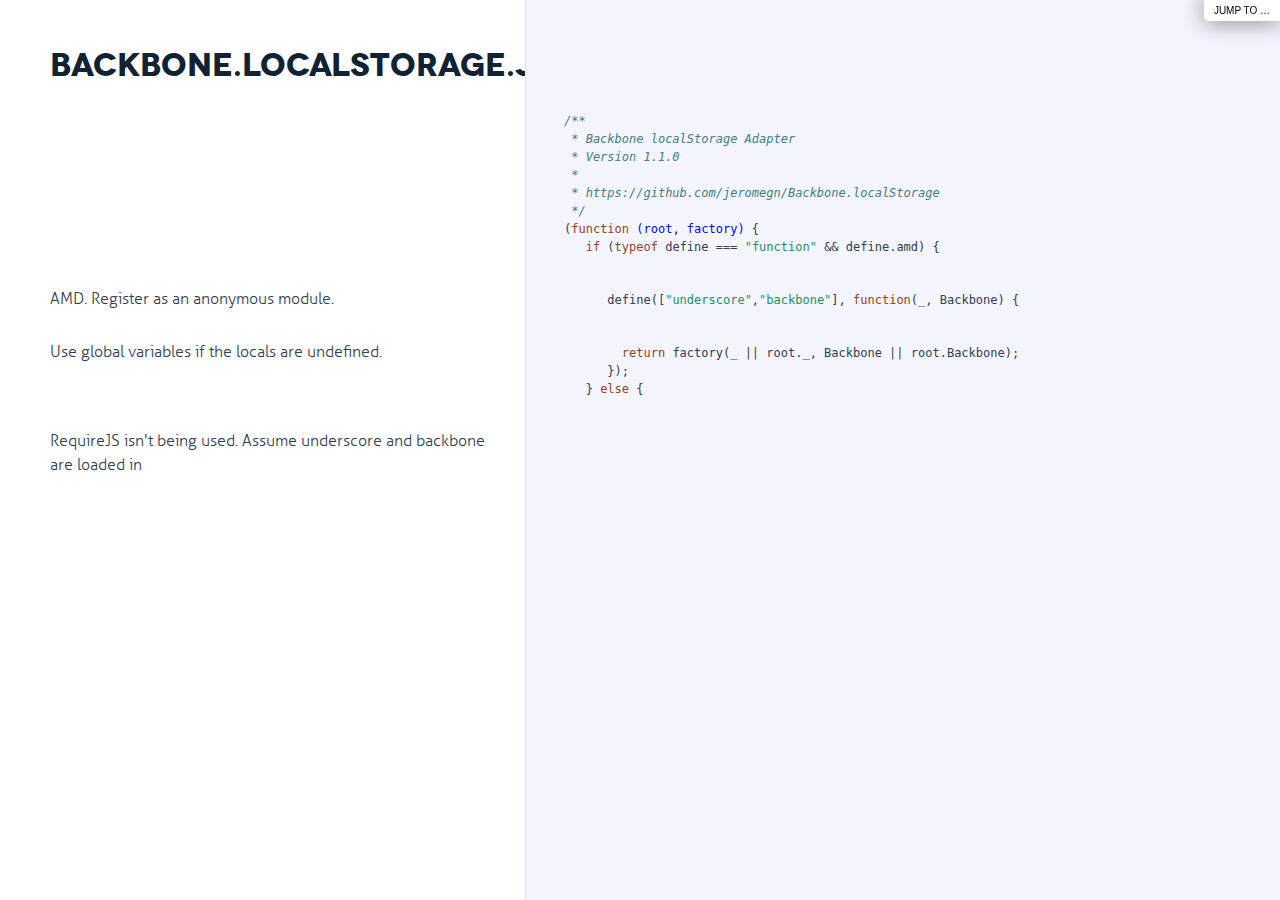
<file: client/bower_components/backbone/docs/backbone.localstorage.html>
<!DOCTYPE html>

<html>
<head>
  <title>backbone.localstorage.js</title>
  <meta http-equiv="content-type" content="text/html; charset=UTF-8">
  <meta name="viewport" content="width=device-width, target-densitydpi=160dpi, initial-scale=1.0; maximum-scale=1.0; user-scalable=0;">
  <link rel="stylesheet" media="all" href="docco.css" />
</head>
<body>
  <div id="container">
    <div id="background"></div>
    
      <ul id="jump_to">
        <li>
          <a class="large" href="javascript:void(0);">Jump To &hellip;</a>
          <a class="small" href="javascript:void(0);">+</a>
          <div id="jump_wrapper">
          <div id="jump_page">
            
              
              <a class="source" href="backbone.localstorage.html">
                backbone.localstorage.js
              </a>
            
              
              <a class="source" href="todos.html">
                todos.js
              </a>
            
          </div>
        </li>
      </ul>
    
    <ul class="sections">
        
          <li id="title">
              <div class="annotation">
                  <h1>backbone.localstorage.js</h1>
              </div>
          </li>
        
        
        
        <li id="section-1">
            <div class="annotation">
              
              <div class="pilwrap ">
                <a class="pilcrow" href="#section-1">&#182;</a>
              </div>
              
            </div>
            
            <div class="content"><div class='highlight'><pre><span class="comment">/**
 * Backbone localStorage Adapter
 * Version 1.1.0
 *
 * https://github.com/jeromegn/Backbone.localStorage
 */</span>
(<span class="function"><span class="keyword">function</span> <span class="params">(root, factory)</span> {</span>
   <span class="keyword">if</span> (<span class="keyword">typeof</span> define === <span class="string">"function"</span> &amp;&amp; define.amd) {</pre></div></div>
            
        </li>
        
        
        <li id="section-2">
            <div class="annotation">
              
              <div class="pilwrap ">
                <a class="pilcrow" href="#section-2">&#182;</a>
              </div>
              <p>AMD. Register as an anonymous module.
</p>

            </div>
            
            <div class="content"><div class='highlight'><pre>      define([<span class="string">"underscore"</span>,<span class="string">"backbone"</span>], <span class="keyword">function</span>(_, Backbone) {</pre></div></div>
            
        </li>
        
        
        <li id="section-3">
            <div class="annotation">
              
              <div class="pilwrap ">
                <a class="pilcrow" href="#section-3">&#182;</a>
              </div>
              <p>Use global variables if the locals are undefined.
</p>

            </div>
            
            <div class="content"><div class='highlight'><pre>        <span class="keyword">return</span> factory(_ || root._, Backbone || root.Backbone);
      });
   } <span class="keyword">else</span> {</pre></div></div>
            
        </li>
        
        
        <li id="section-4">
            <div class="annotation">
              
              <div class="pilwrap ">
                <a class="pilcrow" href="#section-4">&#182;</a>
              </div>
              <p>RequireJS isn&#39;t being used. Assume underscore and backbone are loaded in <script> tags
</p>

            </div>
            
            <div class="content"><div class='highlight'><pre>      factory(_, Backbone);
   }
}(<span class="keyword">this</span>, <span class="keyword">function</span>(_, Backbone) {</pre></div></div>
            
        </li>
        
        
        <li id="section-5">
            <div class="annotation">
              
              <div class="pilwrap ">
                <a class="pilcrow" href="#section-5">&#182;</a>
              </div>
              <p>A simple module to replace <code>Backbone.sync</code> with <em>localStorage</em>-based
persistence. Models are given GUIDS, and saved into a JSON object. Simple
as that.

</p>
<p>Hold reference to Underscore.js and Backbone.js in the closure in order
to make things work even if they are removed from the global namespace

</p>
<p>Generate four random hex digits.
</p>

            </div>
            
            <div class="content"><div class='highlight'><pre><span class="function"><span class="keyword">function</span> <span class="title">S4</span><span class="params">()</span> {</span>
   <span class="keyword">return</span> (((<span class="number">1</span>+Math.random())*<span class="number">0x10000</span>)|<span class="number">0</span>).toString(<span class="number">16</span>).substring(<span class="number">1</span>);
};</pre></div></div>
            
        </li>
        
        
        <li id="section-6">
            <div class="annotation">
              
              <div class="pilwrap ">
                <a class="pilcrow" href="#section-6">&#182;</a>
              </div>
              <p>Generate a pseudo-GUID by concatenating random hexadecimal.
</p>

            </div>
            
            <div class="content"><div class='highlight'><pre><span class="function"><span class="keyword">function</span> <span class="title">guid</span><span class="params">()</span> {</span>
   <span class="keyword">return</span> (S4()+S4()+<span class="string">"-"</span>+S4()+<span class="string">"-"</span>+S4()+<span class="string">"-"</span>+S4()+<span class="string">"-"</span>+S4()+S4()+S4());
};</pre></div></div>
            
        </li>
        
        
        <li id="section-7">
            <div class="annotation">
              
              <div class="pilwrap ">
                <a class="pilcrow" href="#section-7">&#182;</a>
              </div>
              <p>Our Store is represented by a single JS object in <em>localStorage</em>. Create it
with a meaningful name, like the name you&#39;d give a table.
window.Store is deprectated, use Backbone.LocalStorage instead
</p>

            </div>
            
            <div class="content"><div class='highlight'><pre>Backbone.LocalStorage = window.Store = <span class="keyword">function</span>(name) {
  <span class="keyword">this</span>.name = name;
  <span class="keyword">var</span> store = <span class="keyword">this</span>.localStorage().getItem(<span class="keyword">this</span>.name);
  <span class="keyword">this</span>.records = (store &amp;&amp; store.split(<span class="string">","</span>)) || [];
};

_.extend(Backbone.LocalStorage.prototype, {</pre></div></div>
            
        </li>
        
        
        <li id="section-8">
            <div class="annotation">
              
              <div class="pilwrap ">
                <a class="pilcrow" href="#section-8">&#182;</a>
              </div>
              <p>Save the current state of the <strong>Store</strong> to <em>localStorage</em>.
</p>

            </div>
            
            <div class="content"><div class='highlight'><pre>  save: <span class="keyword">function</span>() {
    <span class="keyword">this</span>.localStorage().setItem(<span class="keyword">this</span>.name, <span class="keyword">this</span>.records.join(<span class="string">","</span>));
  },</pre></div></div>
            
        </li>
        
        
        <li id="section-9">
            <div class="annotation">
              
              <div class="pilwrap ">
                <a class="pilcrow" href="#section-9">&#182;</a>
              </div>
              <p>Add a model, giving it a (hopefully)-unique GUID, if it doesn&#39;t already
have an id of it&#39;s own.
</p>

            </div>
            
            <div class="content"><div class='highlight'><pre>  create: <span class="keyword">function</span>(model) {
    <span class="keyword">if</span> (!model.id) {
      model.id = guid();
      model.set(model.idAttribute, model.id);
    }
    <span class="keyword">this</span>.localStorage().setItem(<span class="keyword">this</span>.name+<span class="string">"-"</span>+model.id, JSON.stringify(model));
    <span class="keyword">this</span>.records.push(model.id.toString());
    <span class="keyword">this</span>.save();
    <span class="keyword">return</span> <span class="keyword">this</span>.find(model);
  },</pre></div></div>
            
        </li>
        
        
        <li id="section-10">
            <div class="annotation">
              
              <div class="pilwrap ">
                <a class="pilcrow" href="#section-10">&#182;</a>
              </div>
              <p>Update a model by replacing its copy in <code>this.data</code>.
</p>

            </div>
            
            <div class="content"><div class='highlight'><pre>  update: <span class="keyword">function</span>(model) {
    <span class="keyword">this</span>.localStorage().setItem(<span class="keyword">this</span>.name+<span class="string">"-"</span>+model.id, JSON.stringify(model));
    <span class="keyword">if</span> (!_.include(<span class="keyword">this</span>.records, model.id.toString()))
      <span class="keyword">this</span>.records.push(model.id.toString()); <span class="keyword">this</span>.save();
    <span class="keyword">return</span> <span class="keyword">this</span>.find(model);
  },</pre></div></div>
            
        </li>
        
        
        <li id="section-11">
            <div class="annotation">
              
              <div class="pilwrap ">
                <a class="pilcrow" href="#section-11">&#182;</a>
              </div>
              <p>Retrieve a model from <code>this.data</code> by id.
</p>

            </div>
            
            <div class="content"><div class='highlight'><pre>  find: <span class="keyword">function</span>(model) {
    <span class="keyword">return</span> <span class="keyword">this</span>.jsonData(<span class="keyword">this</span>.localStorage().getItem(<span class="keyword">this</span>.name+<span class="string">"-"</span>+model.id));
  },</pre></div></div>
            
        </li>
        
        
        <li id="section-12">
            <div class="annotation">
              
              <div class="pilwrap ">
                <a class="pilcrow" href="#section-12">&#182;</a>
              </div>
              <p>Return the array of all models currently in storage.
</p>

            </div>
            
            <div class="content"><div class='highlight'><pre>  findAll: <span class="keyword">function</span>() {
    <span class="keyword">return</span> _(<span class="keyword">this</span>.records).chain()
      .map(<span class="keyword">function</span>(id){
        <span class="keyword">return</span> <span class="keyword">this</span>.jsonData(<span class="keyword">this</span>.localStorage().getItem(<span class="keyword">this</span>.name+<span class="string">"-"</span>+id));
      }, <span class="keyword">this</span>)
      .compact()
      .value();
  },</pre></div></div>
            
        </li>
        
        
        <li id="section-13">
            <div class="annotation">
              
              <div class="pilwrap ">
                <a class="pilcrow" href="#section-13">&#182;</a>
              </div>
              <p>Delete a model from <code>this.data</code>, returning it.
</p>

            </div>
            
            <div class="content"><div class='highlight'><pre>  destroy: <span class="keyword">function</span>(model) {
    <span class="keyword">if</span> (model.isNew())
      <span class="keyword">return</span> <span class="literal">false</span>
    <span class="keyword">this</span>.localStorage().removeItem(<span class="keyword">this</span>.name+<span class="string">"-"</span>+model.id);
    <span class="keyword">this</span>.records = _.reject(<span class="keyword">this</span>.records, <span class="keyword">function</span>(id){
      <span class="keyword">return</span> id === model.id.toString();
    });
    <span class="keyword">this</span>.save();
    <span class="keyword">return</span> model;
  },

  localStorage: <span class="keyword">function</span>() {
    <span class="keyword">return</span> localStorage;
  },</pre></div></div>
            
        </li>
        
        
        <li id="section-14">
            <div class="annotation">
              
              <div class="pilwrap ">
                <a class="pilcrow" href="#section-14">&#182;</a>
              </div>
              <p>fix for &quot;illegal access&quot; error on Android when JSON.parse is passed null
</p>

            </div>
            
            <div class="content"><div class='highlight'><pre>  jsonData: <span class="function"><span class="keyword">function</span> <span class="params">(data)</span> {</span>
      <span class="keyword">return</span> data &amp;&amp; JSON.parse(data);
  }

});</pre></div></div>
            
        </li>
        
        
        <li id="section-15">
            <div class="annotation">
              
              <div class="pilwrap ">
                <a class="pilcrow" href="#section-15">&#182;</a>
              </div>
              <p>localSync delegate to the model or collection&#39;s
<em>localStorage</em> property, which should be an instance of <code>Store</code>.
window.Store.sync and Backbone.localSync is deprectated, use Backbone.LocalStorage.sync instead
</p>

            </div>
            
            <div class="content"><div class='highlight'><pre>Backbone.LocalStorage.sync = window.Store.sync = Backbone.localSync = <span class="keyword">function</span>(method, model, options) {
  <span class="keyword">var</span> store = model.localStorage || model.collection.localStorage;

  <span class="keyword">var</span> resp, errorMessage, syncDfd = $.Deferred &amp;&amp; $.Deferred(); <span class="comment">//If $ is having Deferred - use it.</span>

  <span class="keyword">try</span> {

    <span class="keyword">switch</span> (method) {
      <span class="keyword">case</span> <span class="string">"read"</span>:
        resp = model.id != <span class="literal">undefined</span> ? store.find(model) : store.findAll();
        <span class="keyword">break</span>;
      <span class="keyword">case</span> <span class="string">"create"</span>:
        resp = store.create(model);
        <span class="keyword">break</span>;
      <span class="keyword">case</span> <span class="string">"update"</span>:
        resp = store.update(model);
        <span class="keyword">break</span>;
      <span class="keyword">case</span> <span class="string">"delete"</span>:
        resp = store.destroy(model);
        <span class="keyword">break</span>;
    }

  } <span class="keyword">catch</span>(error) {
    <span class="keyword">if</span> (error.code === DOMException.QUOTA_EXCEEDED_ERR &amp;&amp; window.localStorage.length === <span class="number">0</span>)
      errorMessage = <span class="string">"Private browsing is unsupported"</span>;
    <span class="keyword">else</span>
      errorMessage = error.message;
  }

  <span class="keyword">if</span> (resp) {
    model.trigger(<span class="string">"sync"</span>, model, resp, options);
    <span class="keyword">if</span> (options &amp;&amp; options.success)
      options.success(resp);
    <span class="keyword">if</span> (syncDfd)
      syncDfd.resolve(resp);

  } <span class="keyword">else</span> {
    errorMessage = errorMessage ? errorMessage
                                : <span class="string">"Record Not Found"</span>;

    <span class="keyword">if</span> (options &amp;&amp; options.error)
      options.error(errorMessage);
    <span class="keyword">if</span> (syncDfd)
      syncDfd.reject(errorMessage);
  }</pre></div></div>
            
        </li>
        
        
        <li id="section-16">
            <div class="annotation">
              
              <div class="pilwrap ">
                <a class="pilcrow" href="#section-16">&#182;</a>
              </div>
              <p>add compatibility with $.ajax
always execute callback for success and error
</p>

            </div>
            
            <div class="content"><div class='highlight'><pre>  <span class="keyword">if</span> (options &amp;&amp; options.complete) options.complete(resp);

  <span class="keyword">return</span> syncDfd &amp;&amp; syncDfd.promise();
};

Backbone.ajaxSync = Backbone.sync;

Backbone.getSyncMethod = <span class="keyword">function</span>(model) {
  <span class="keyword">if</span>(model.localStorage || (model.collection &amp;&amp; model.collection.localStorage)) {
    <span class="keyword">return</span> Backbone.localSync;
  }

  <span class="keyword">return</span> Backbone.ajaxSync;
};</pre></div></div>
            
        </li>
        
        
        <li id="section-17">
            <div class="annotation">
              
              <div class="pilwrap ">
                <a class="pilcrow" href="#section-17">&#182;</a>
              </div>
              <p>Override &#39;Backbone.sync&#39; to default to localSync,
the original &#39;Backbone.sync&#39; is still available in &#39;Backbone.ajaxSync&#39;
</p>

            </div>
            
            <div class="content"><div class='highlight'><pre>Backbone.sync = <span class="keyword">function</span>(method, model, options) {
  <span class="keyword">return</span> Backbone.getSyncMethod(model).apply(<span class="keyword">this</span>, [method, model, options]);
};

<span class="keyword">return</span> Backbone.LocalStorage;
}));</pre></div></div>
            
        </li>
        
    </ul>
  </div>
</body>
</html>
</file>
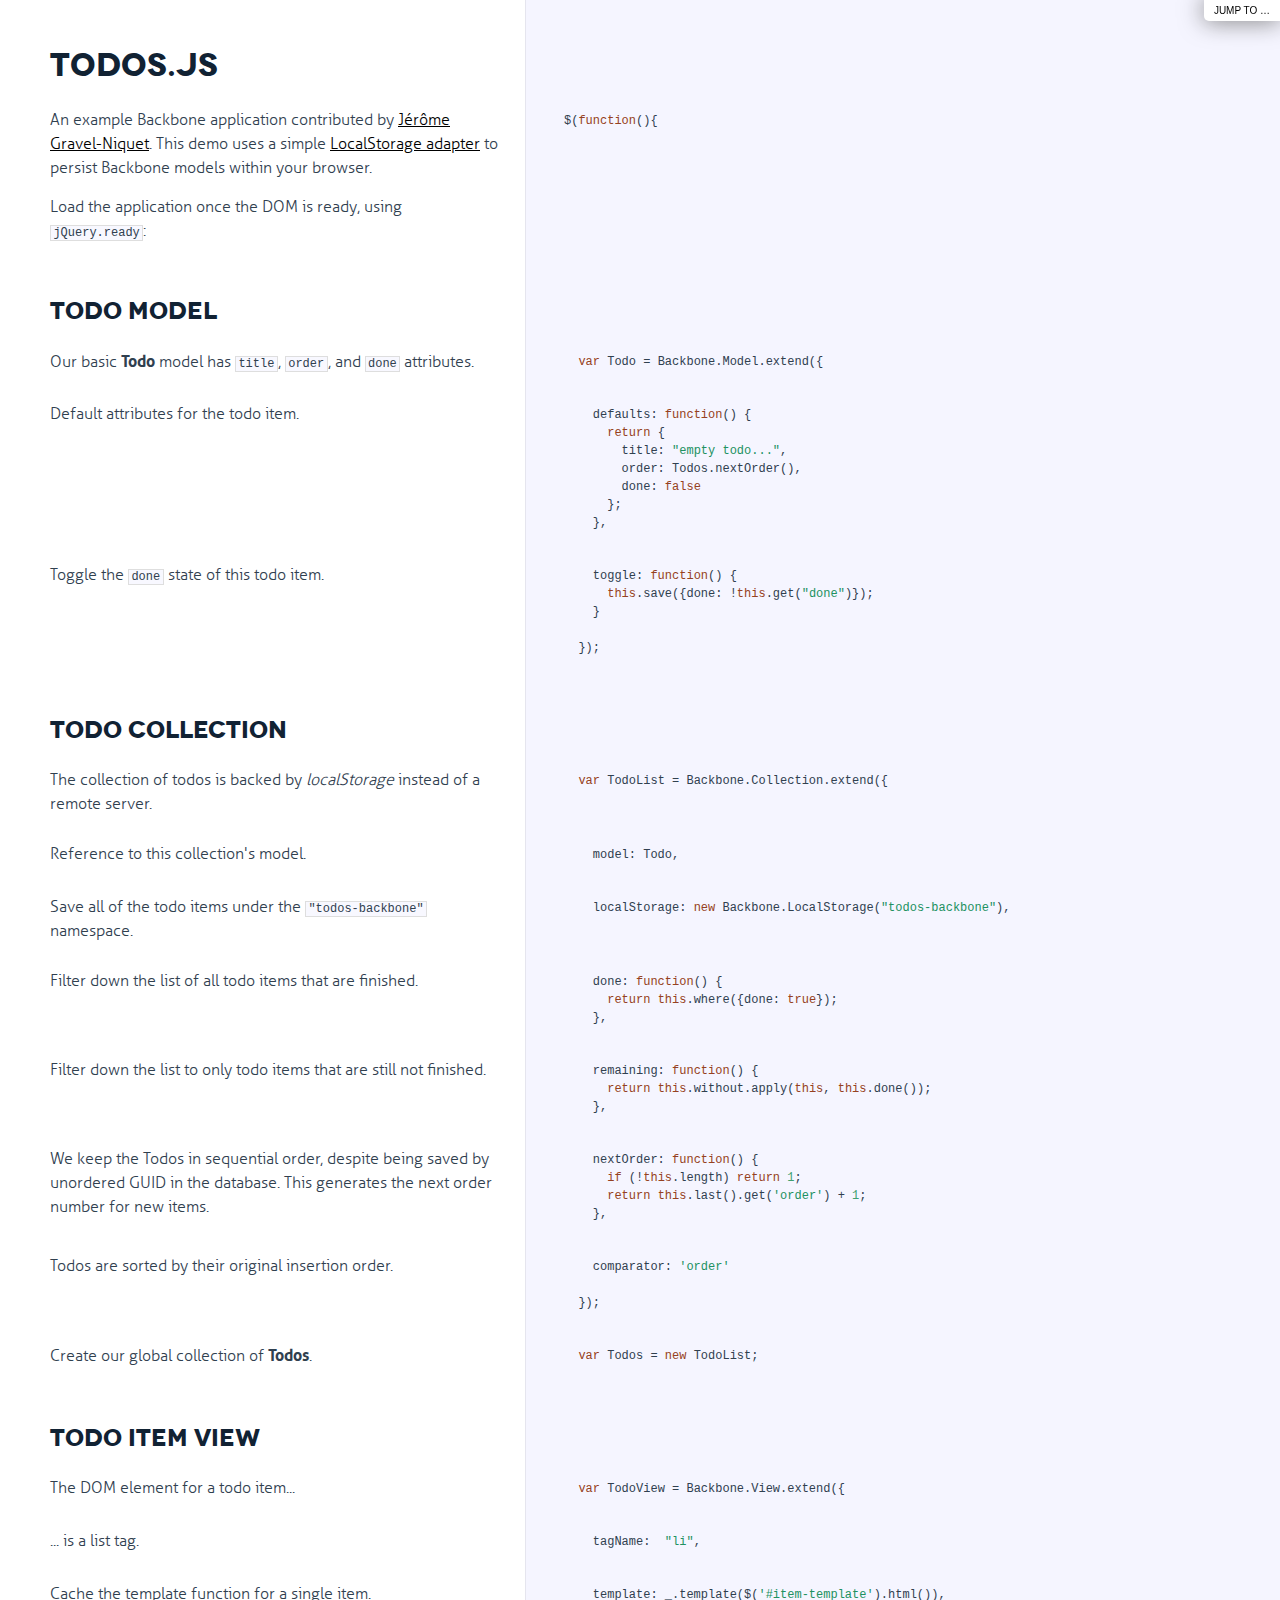
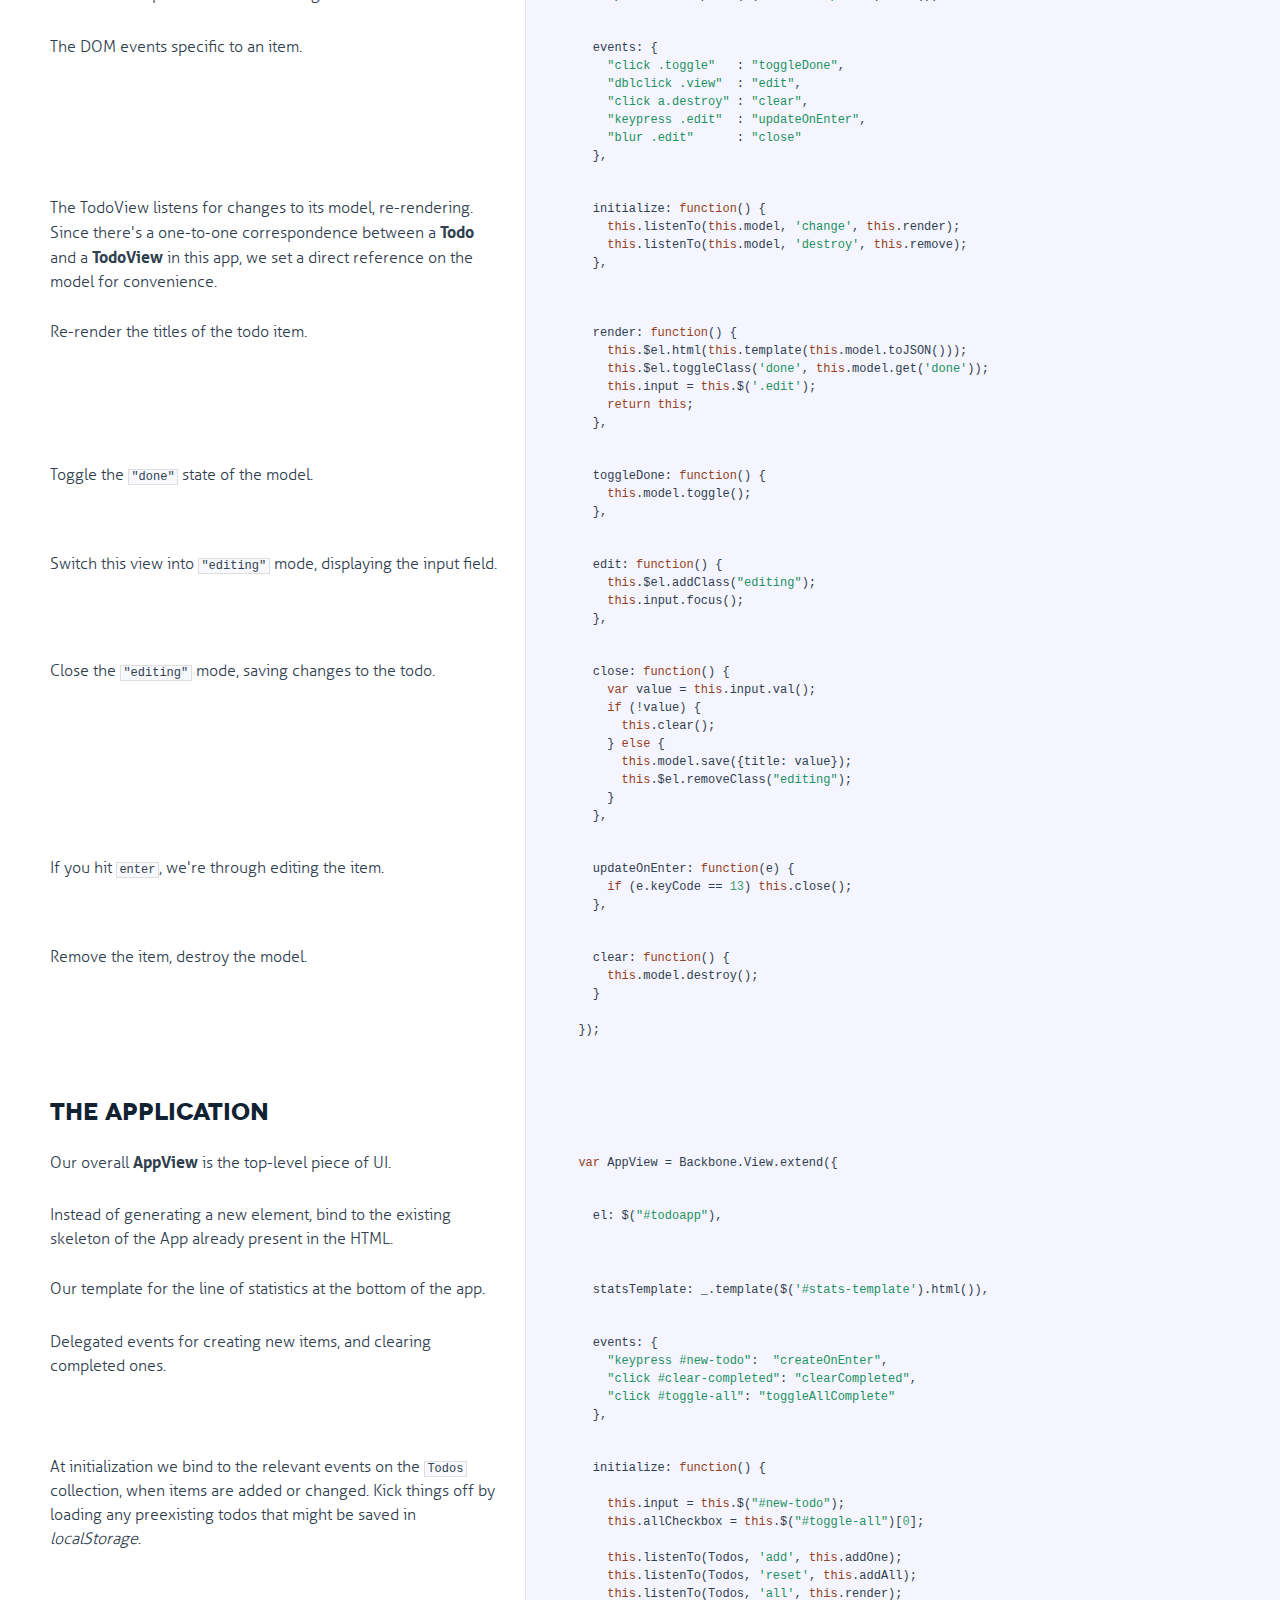
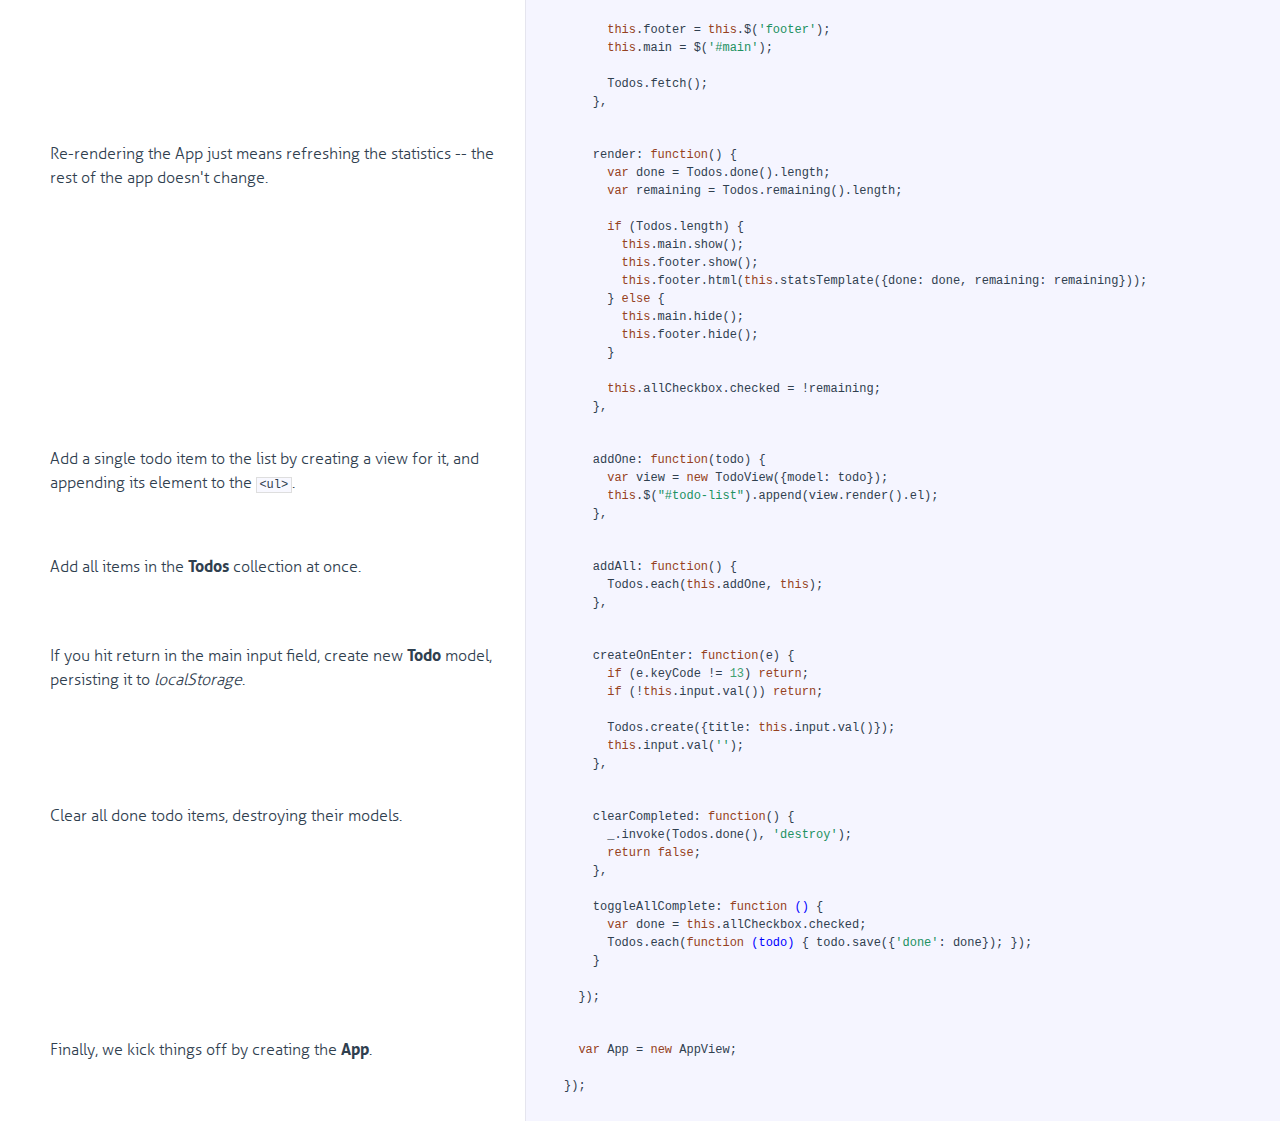
<file: client/bower_components/backbone/docs/todos.html>
<!DOCTYPE html>

<html>
<head>
  <title>todos.js</title>
  <meta http-equiv="content-type" content="text/html; charset=UTF-8">
  <meta name="viewport" content="width=device-width, target-densitydpi=160dpi, initial-scale=1.0; maximum-scale=1.0; user-scalable=0;">
  <link rel="stylesheet" media="all" href="docco.css" />
</head>
<body>
  <div id="container">
    <div id="background"></div>
    
      <ul id="jump_to">
        <li>
          <a class="large" href="javascript:void(0);">Jump To &hellip;</a>
          <a class="small" href="javascript:void(0);">+</a>
          <div id="jump_wrapper">
          <div id="jump_page">
            
              
              <a class="source" href="backbone.localstorage.html">
                backbone.localstorage.js
              </a>
            
              
              <a class="source" href="todos.html">
                todos.js
              </a>
            
          </div>
        </li>
      </ul>
    
    <ul class="sections">
        
          <li id="title">
              <div class="annotation">
                  <h1>todos.js</h1>
              </div>
          </li>
        
        
        
        <li id="section-1">
            <div class="annotation">
              
              <div class="pilwrap ">
                <a class="pilcrow" href="#section-1">&#182;</a>
              </div>
              <p>An example Backbone application contributed by
<a href="http://jgn.me/">Jérôme Gravel-Niquet</a>. This demo uses a simple
<a href="backbone-localstorage.html">LocalStorage adapter</a>
to persist Backbone models within your browser.

</p>
<p>Load the application once the DOM is ready, using <code>jQuery.ready</code>:
</p>

            </div>
            
            <div class="content"><div class='highlight'><pre>$(<span class="keyword">function</span>(){</pre></div></div>
            
        </li>
        
        
        <li id="section-2">
            <div class="annotation">
              
              <div class="pilwrap for-h2">
                <a class="pilcrow" href="#section-2">&#182;</a>
              </div>
              <h2>Todo Model</h2>

            </div>
            
        </li>
        
        
        <li id="section-3">
            <div class="annotation">
              
              <div class="pilwrap ">
                <a class="pilcrow" href="#section-3">&#182;</a>
              </div>
              <p>Our basic <strong>Todo</strong> model has <code>title</code>, <code>order</code>, and <code>done</code> attributes.
</p>

            </div>
            
            <div class="content"><div class='highlight'><pre>  <span class="keyword">var</span> Todo = Backbone.Model.extend({</pre></div></div>
            
        </li>
        
        
        <li id="section-4">
            <div class="annotation">
              
              <div class="pilwrap ">
                <a class="pilcrow" href="#section-4">&#182;</a>
              </div>
              <p>Default attributes for the todo item.
</p>

            </div>
            
            <div class="content"><div class='highlight'><pre>    defaults: <span class="keyword">function</span>() {
      <span class="keyword">return</span> {
        title: <span class="string">"empty todo..."</span>,
        order: Todos.nextOrder(),
        done: <span class="literal">false</span>
      };
    },</pre></div></div>
            
        </li>
        
        
        <li id="section-5">
            <div class="annotation">
              
              <div class="pilwrap ">
                <a class="pilcrow" href="#section-5">&#182;</a>
              </div>
              <p>Toggle the <code>done</code> state of this todo item.
</p>

            </div>
            
            <div class="content"><div class='highlight'><pre>    toggle: <span class="keyword">function</span>() {
      <span class="keyword">this</span>.save({done: !<span class="keyword">this</span>.get(<span class="string">"done"</span>)});
    }

  });</pre></div></div>
            
        </li>
        
        
        <li id="section-6">
            <div class="annotation">
              
              <div class="pilwrap for-h2">
                <a class="pilcrow" href="#section-6">&#182;</a>
              </div>
              <h2>Todo Collection</h2>

            </div>
            
        </li>
        
        
        <li id="section-7">
            <div class="annotation">
              
              <div class="pilwrap ">
                <a class="pilcrow" href="#section-7">&#182;</a>
              </div>
              <p>The collection of todos is backed by <em>localStorage</em> instead of a remote
server.
</p>

            </div>
            
            <div class="content"><div class='highlight'><pre>  <span class="keyword">var</span> TodoList = Backbone.Collection.extend({</pre></div></div>
            
        </li>
        
        
        <li id="section-8">
            <div class="annotation">
              
              <div class="pilwrap ">
                <a class="pilcrow" href="#section-8">&#182;</a>
              </div>
              <p>Reference to this collection&#39;s model.
</p>

            </div>
            
            <div class="content"><div class='highlight'><pre>    model: Todo,</pre></div></div>
            
        </li>
        
        
        <li id="section-9">
            <div class="annotation">
              
              <div class="pilwrap ">
                <a class="pilcrow" href="#section-9">&#182;</a>
              </div>
              <p>Save all of the todo items under the <code>&quot;todos-backbone&quot;</code> namespace.
</p>

            </div>
            
            <div class="content"><div class='highlight'><pre>    localStorage: <span class="keyword">new</span> Backbone.LocalStorage(<span class="string">"todos-backbone"</span>),</pre></div></div>
            
        </li>
        
        
        <li id="section-10">
            <div class="annotation">
              
              <div class="pilwrap ">
                <a class="pilcrow" href="#section-10">&#182;</a>
              </div>
              <p>Filter down the list of all todo items that are finished.
</p>

            </div>
            
            <div class="content"><div class='highlight'><pre>    done: <span class="keyword">function</span>() {
      <span class="keyword">return</span> <span class="keyword">this</span>.where({done: <span class="literal">true</span>});
    },</pre></div></div>
            
        </li>
        
        
        <li id="section-11">
            <div class="annotation">
              
              <div class="pilwrap ">
                <a class="pilcrow" href="#section-11">&#182;</a>
              </div>
              <p>Filter down the list to only todo items that are still not finished.
</p>

            </div>
            
            <div class="content"><div class='highlight'><pre>    remaining: <span class="keyword">function</span>() {
      <span class="keyword">return</span> <span class="keyword">this</span>.without.apply(<span class="keyword">this</span>, <span class="keyword">this</span>.done());
    },</pre></div></div>
            
        </li>
        
        
        <li id="section-12">
            <div class="annotation">
              
              <div class="pilwrap ">
                <a class="pilcrow" href="#section-12">&#182;</a>
              </div>
              <p>We keep the Todos in sequential order, despite being saved by unordered
GUID in the database. This generates the next order number for new items.
</p>

            </div>
            
            <div class="content"><div class='highlight'><pre>    nextOrder: <span class="keyword">function</span>() {
      <span class="keyword">if</span> (!<span class="keyword">this</span>.length) <span class="keyword">return</span> <span class="number">1</span>;
      <span class="keyword">return</span> <span class="keyword">this</span>.last().get(<span class="string">'order'</span>) + <span class="number">1</span>;
    },</pre></div></div>
            
        </li>
        
        
        <li id="section-13">
            <div class="annotation">
              
              <div class="pilwrap ">
                <a class="pilcrow" href="#section-13">&#182;</a>
              </div>
              <p>Todos are sorted by their original insertion order.
</p>

            </div>
            
            <div class="content"><div class='highlight'><pre>    comparator: <span class="string">'order'</span>

  });</pre></div></div>
            
        </li>
        
        
        <li id="section-14">
            <div class="annotation">
              
              <div class="pilwrap ">
                <a class="pilcrow" href="#section-14">&#182;</a>
              </div>
              <p>Create our global collection of <strong>Todos</strong>.
</p>

            </div>
            
            <div class="content"><div class='highlight'><pre>  <span class="keyword">var</span> Todos = <span class="keyword">new</span> TodoList;</pre></div></div>
            
        </li>
        
        
        <li id="section-15">
            <div class="annotation">
              
              <div class="pilwrap for-h2">
                <a class="pilcrow" href="#section-15">&#182;</a>
              </div>
              <h2>Todo Item View</h2>

            </div>
            
        </li>
        
        
        <li id="section-16">
            <div class="annotation">
              
              <div class="pilwrap ">
                <a class="pilcrow" href="#section-16">&#182;</a>
              </div>
              <p>The DOM element for a todo item...
</p>

            </div>
            
            <div class="content"><div class='highlight'><pre>  <span class="keyword">var</span> TodoView = Backbone.View.extend({</pre></div></div>
            
        </li>
        
        
        <li id="section-17">
            <div class="annotation">
              
              <div class="pilwrap ">
                <a class="pilcrow" href="#section-17">&#182;</a>
              </div>
              <p>... is a list tag.
</p>

            </div>
            
            <div class="content"><div class='highlight'><pre>    tagName:  <span class="string">"li"</span>,</pre></div></div>
            
        </li>
        
        
        <li id="section-18">
            <div class="annotation">
              
              <div class="pilwrap ">
                <a class="pilcrow" href="#section-18">&#182;</a>
              </div>
              <p>Cache the template function for a single item.
</p>

            </div>
            
            <div class="content"><div class='highlight'><pre>    template: _.template($(<span class="string">'#item-template'</span>).html()),</pre></div></div>
            
        </li>
        
        
        <li id="section-19">
            <div class="annotation">
              
              <div class="pilwrap ">
                <a class="pilcrow" href="#section-19">&#182;</a>
              </div>
              <p>The DOM events specific to an item.
</p>

            </div>
            
            <div class="content"><div class='highlight'><pre>    events: {
      <span class="string">"click .toggle"</span>   : <span class="string">"toggleDone"</span>,
      <span class="string">"dblclick .view"</span>  : <span class="string">"edit"</span>,
      <span class="string">"click a.destroy"</span> : <span class="string">"clear"</span>,
      <span class="string">"keypress .edit"</span>  : <span class="string">"updateOnEnter"</span>,
      <span class="string">"blur .edit"</span>      : <span class="string">"close"</span>
    },</pre></div></div>
            
        </li>
        
        
        <li id="section-20">
            <div class="annotation">
              
              <div class="pilwrap ">
                <a class="pilcrow" href="#section-20">&#182;</a>
              </div>
              <p>The TodoView listens for changes to its model, re-rendering. Since there&#39;s
a one-to-one correspondence between a <strong>Todo</strong> and a <strong>TodoView</strong> in this
app, we set a direct reference on the model for convenience.
</p>

            </div>
            
            <div class="content"><div class='highlight'><pre>    initialize: <span class="keyword">function</span>() {
      <span class="keyword">this</span>.listenTo(<span class="keyword">this</span>.model, <span class="string">'change'</span>, <span class="keyword">this</span>.render);
      <span class="keyword">this</span>.listenTo(<span class="keyword">this</span>.model, <span class="string">'destroy'</span>, <span class="keyword">this</span>.remove);
    },</pre></div></div>
            
        </li>
        
        
        <li id="section-21">
            <div class="annotation">
              
              <div class="pilwrap ">
                <a class="pilcrow" href="#section-21">&#182;</a>
              </div>
              <p>Re-render the titles of the todo item.
</p>

            </div>
            
            <div class="content"><div class='highlight'><pre>    render: <span class="keyword">function</span>() {
      <span class="keyword">this</span>.$el.html(<span class="keyword">this</span>.template(<span class="keyword">this</span>.model.toJSON()));
      <span class="keyword">this</span>.$el.toggleClass(<span class="string">'done'</span>, <span class="keyword">this</span>.model.get(<span class="string">'done'</span>));
      <span class="keyword">this</span>.input = <span class="keyword">this</span>.$(<span class="string">'.edit'</span>);
      <span class="keyword">return</span> <span class="keyword">this</span>;
    },</pre></div></div>
            
        </li>
        
        
        <li id="section-22">
            <div class="annotation">
              
              <div class="pilwrap ">
                <a class="pilcrow" href="#section-22">&#182;</a>
              </div>
              <p>Toggle the <code>&quot;done&quot;</code> state of the model.
</p>

            </div>
            
            <div class="content"><div class='highlight'><pre>    toggleDone: <span class="keyword">function</span>() {
      <span class="keyword">this</span>.model.toggle();
    },</pre></div></div>
            
        </li>
        
        
        <li id="section-23">
            <div class="annotation">
              
              <div class="pilwrap ">
                <a class="pilcrow" href="#section-23">&#182;</a>
              </div>
              <p>Switch this view into <code>&quot;editing&quot;</code> mode, displaying the input field.
</p>

            </div>
            
            <div class="content"><div class='highlight'><pre>    edit: <span class="keyword">function</span>() {
      <span class="keyword">this</span>.$el.addClass(<span class="string">"editing"</span>);
      <span class="keyword">this</span>.input.focus();
    },</pre></div></div>
            
        </li>
        
        
        <li id="section-24">
            <div class="annotation">
              
              <div class="pilwrap ">
                <a class="pilcrow" href="#section-24">&#182;</a>
              </div>
              <p>Close the <code>&quot;editing&quot;</code> mode, saving changes to the todo.
</p>

            </div>
            
            <div class="content"><div class='highlight'><pre>    close: <span class="keyword">function</span>() {
      <span class="keyword">var</span> value = <span class="keyword">this</span>.input.val();
      <span class="keyword">if</span> (!value) {
        <span class="keyword">this</span>.clear();
      } <span class="keyword">else</span> {
        <span class="keyword">this</span>.model.save({title: value});
        <span class="keyword">this</span>.$el.removeClass(<span class="string">"editing"</span>);
      }
    },</pre></div></div>
            
        </li>
        
        
        <li id="section-25">
            <div class="annotation">
              
              <div class="pilwrap ">
                <a class="pilcrow" href="#section-25">&#182;</a>
              </div>
              <p>If you hit <code>enter</code>, we&#39;re through editing the item.
</p>

            </div>
            
            <div class="content"><div class='highlight'><pre>    updateOnEnter: <span class="keyword">function</span>(e) {
      <span class="keyword">if</span> (e.keyCode == <span class="number">13</span>) <span class="keyword">this</span>.close();
    },</pre></div></div>
            
        </li>
        
        
        <li id="section-26">
            <div class="annotation">
              
              <div class="pilwrap ">
                <a class="pilcrow" href="#section-26">&#182;</a>
              </div>
              <p>Remove the item, destroy the model.
</p>

            </div>
            
            <div class="content"><div class='highlight'><pre>    clear: <span class="keyword">function</span>() {
      <span class="keyword">this</span>.model.destroy();
    }

  });</pre></div></div>
            
        </li>
        
        
        <li id="section-27">
            <div class="annotation">
              
              <div class="pilwrap for-h2">
                <a class="pilcrow" href="#section-27">&#182;</a>
              </div>
              <h2>The Application</h2>

            </div>
            
        </li>
        
        
        <li id="section-28">
            <div class="annotation">
              
              <div class="pilwrap ">
                <a class="pilcrow" href="#section-28">&#182;</a>
              </div>
              <p>Our overall <strong>AppView</strong> is the top-level piece of UI.
</p>

            </div>
            
            <div class="content"><div class='highlight'><pre>  <span class="keyword">var</span> AppView = Backbone.View.extend({</pre></div></div>
            
        </li>
        
        
        <li id="section-29">
            <div class="annotation">
              
              <div class="pilwrap ">
                <a class="pilcrow" href="#section-29">&#182;</a>
              </div>
              <p>Instead of generating a new element, bind to the existing skeleton of
the App already present in the HTML.
</p>

            </div>
            
            <div class="content"><div class='highlight'><pre>    el: $(<span class="string">"#todoapp"</span>),</pre></div></div>
            
        </li>
        
        
        <li id="section-30">
            <div class="annotation">
              
              <div class="pilwrap ">
                <a class="pilcrow" href="#section-30">&#182;</a>
              </div>
              <p>Our template for the line of statistics at the bottom of the app.
</p>

            </div>
            
            <div class="content"><div class='highlight'><pre>    statsTemplate: _.template($(<span class="string">'#stats-template'</span>).html()),</pre></div></div>
            
        </li>
        
        
        <li id="section-31">
            <div class="annotation">
              
              <div class="pilwrap ">
                <a class="pilcrow" href="#section-31">&#182;</a>
              </div>
              <p>Delegated events for creating new items, and clearing completed ones.
</p>

            </div>
            
            <div class="content"><div class='highlight'><pre>    events: {
      <span class="string">"keypress #new-todo"</span>:  <span class="string">"createOnEnter"</span>,
      <span class="string">"click #clear-completed"</span>: <span class="string">"clearCompleted"</span>,
      <span class="string">"click #toggle-all"</span>: <span class="string">"toggleAllComplete"</span>
    },</pre></div></div>
            
        </li>
        
        
        <li id="section-32">
            <div class="annotation">
              
              <div class="pilwrap ">
                <a class="pilcrow" href="#section-32">&#182;</a>
              </div>
              <p>At initialization we bind to the relevant events on the <code>Todos</code>
collection, when items are added or changed. Kick things off by
loading any preexisting todos that might be saved in <em>localStorage</em>.
</p>

            </div>
            
            <div class="content"><div class='highlight'><pre>    initialize: <span class="keyword">function</span>() {

      <span class="keyword">this</span>.input = <span class="keyword">this</span>.$(<span class="string">"#new-todo"</span>);
      <span class="keyword">this</span>.allCheckbox = <span class="keyword">this</span>.$(<span class="string">"#toggle-all"</span>)[<span class="number">0</span>];

      <span class="keyword">this</span>.listenTo(Todos, <span class="string">'add'</span>, <span class="keyword">this</span>.addOne);
      <span class="keyword">this</span>.listenTo(Todos, <span class="string">'reset'</span>, <span class="keyword">this</span>.addAll);
      <span class="keyword">this</span>.listenTo(Todos, <span class="string">'all'</span>, <span class="keyword">this</span>.render);

      <span class="keyword">this</span>.footer = <span class="keyword">this</span>.$(<span class="string">'footer'</span>);
      <span class="keyword">this</span>.main = $(<span class="string">'#main'</span>);

      Todos.fetch();
    },</pre></div></div>
            
        </li>
        
        
        <li id="section-33">
            <div class="annotation">
              
              <div class="pilwrap ">
                <a class="pilcrow" href="#section-33">&#182;</a>
              </div>
              <p>Re-rendering the App just means refreshing the statistics -- the rest
of the app doesn&#39;t change.
</p>

            </div>
            
            <div class="content"><div class='highlight'><pre>    render: <span class="keyword">function</span>() {
      <span class="keyword">var</span> done = Todos.done().length;
      <span class="keyword">var</span> remaining = Todos.remaining().length;

      <span class="keyword">if</span> (Todos.length) {
        <span class="keyword">this</span>.main.show();
        <span class="keyword">this</span>.footer.show();
        <span class="keyword">this</span>.footer.html(<span class="keyword">this</span>.statsTemplate({done: done, remaining: remaining}));
      } <span class="keyword">else</span> {
        <span class="keyword">this</span>.main.hide();
        <span class="keyword">this</span>.footer.hide();
      }

      <span class="keyword">this</span>.allCheckbox.checked = !remaining;
    },</pre></div></div>
            
        </li>
        
        
        <li id="section-34">
            <div class="annotation">
              
              <div class="pilwrap ">
                <a class="pilcrow" href="#section-34">&#182;</a>
              </div>
              <p>Add a single todo item to the list by creating a view for it, and
appending its element to the <code>&lt;ul&gt;</code>.
</p>

            </div>
            
            <div class="content"><div class='highlight'><pre>    addOne: <span class="keyword">function</span>(todo) {
      <span class="keyword">var</span> view = <span class="keyword">new</span> TodoView({model: todo});
      <span class="keyword">this</span>.$(<span class="string">"#todo-list"</span>).append(view.render().el);
    },</pre></div></div>
            
        </li>
        
        
        <li id="section-35">
            <div class="annotation">
              
              <div class="pilwrap ">
                <a class="pilcrow" href="#section-35">&#182;</a>
              </div>
              <p>Add all items in the <strong>Todos</strong> collection at once.
</p>

            </div>
            
            <div class="content"><div class='highlight'><pre>    addAll: <span class="keyword">function</span>() {
      Todos.each(<span class="keyword">this</span>.addOne, <span class="keyword">this</span>);
    },</pre></div></div>
            
        </li>
        
        
        <li id="section-36">
            <div class="annotation">
              
              <div class="pilwrap ">
                <a class="pilcrow" href="#section-36">&#182;</a>
              </div>
              <p>If you hit return in the main input field, create new <strong>Todo</strong> model,
persisting it to <em>localStorage</em>.
</p>

            </div>
            
            <div class="content"><div class='highlight'><pre>    createOnEnter: <span class="keyword">function</span>(e) {
      <span class="keyword">if</span> (e.keyCode != <span class="number">13</span>) <span class="keyword">return</span>;
      <span class="keyword">if</span> (!<span class="keyword">this</span>.input.val()) <span class="keyword">return</span>;

      Todos.create({title: <span class="keyword">this</span>.input.val()});
      <span class="keyword">this</span>.input.val(<span class="string">''</span>);
    },</pre></div></div>
            
        </li>
        
        
        <li id="section-37">
            <div class="annotation">
              
              <div class="pilwrap ">
                <a class="pilcrow" href="#section-37">&#182;</a>
              </div>
              <p>Clear all done todo items, destroying their models.
</p>

            </div>
            
            <div class="content"><div class='highlight'><pre>    clearCompleted: <span class="keyword">function</span>() {
      _.invoke(Todos.done(), <span class="string">'destroy'</span>);
      <span class="keyword">return</span> <span class="literal">false</span>;
    },

    toggleAllComplete: <span class="function"><span class="keyword">function</span> <span class="params">()</span> {</span>
      <span class="keyword">var</span> done = <span class="keyword">this</span>.allCheckbox.checked;
      Todos.each(<span class="function"><span class="keyword">function</span> <span class="params">(todo)</span> {</span> todo.save({<span class="string">'done'</span>: done}); });
    }

  });</pre></div></div>
            
        </li>
        
        
        <li id="section-38">
            <div class="annotation">
              
              <div class="pilwrap ">
                <a class="pilcrow" href="#section-38">&#182;</a>
              </div>
              <p>Finally, we kick things off by creating the <strong>App</strong>.
</p>

            </div>
            
            <div class="content"><div class='highlight'><pre>  <span class="keyword">var</span> App = <span class="keyword">new</span> AppView;

});</pre></div></div>
            
        </li>
        
    </ul>
  </div>
</body>
</html>
</file>
<file: client/styles/styles.css>
.container {
  width: 960px;
  margin: 0px auto;
  text-align: center;
}

h1{
  text-align: center;
}

input {
  width: 80%;
  height: 80px;
  font-size: 1.5em;
  padding: 20px;
}
</file>
<file: client/bower_components/backbone/docs/docco.css>
/*--------------------- Typography ----------------------------*/

@font-face {
    font-family: 'aller-light';
    src: url('public/fonts/aller-light.eot');
    src: url('public/fonts/aller-light.eot?#iefix') format('embedded-opentype'),
         url('public/fonts/aller-light.woff') format('woff'),
         url('public/fonts/aller-light.ttf') format('truetype');
    font-weight: normal;
    font-style: normal;
}

@font-face {
    font-family: 'aller-bold';
    src: url('public/fonts/aller-bold.eot');
    src: url('public/fonts/aller-bold.eot?#iefix') format('embedded-opentype'),
         url('public/fonts/aller-bold.woff') format('woff'),
         url('public/fonts/aller-bold.ttf') format('truetype');
    font-weight: normal;
    font-style: normal;
}

@font-face {
    font-family: 'novecento-bold';
    src: url('public/fonts/novecento-bold.eot');
    src: url('public/fonts/novecento-bold.eot?#iefix') format('embedded-opentype'),
         url('public/fonts/novecento-bold.woff') format('woff'),
         url('public/fonts/novecento-bold.ttf') format('truetype');
    font-weight: normal;
    font-style: normal;
}

/*--------------------- Layout ----------------------------*/
html { height: 100%; }
body {
  font-family: "aller-light";
  font-size: 14px;
  line-height: 18px;
  color: #30404f;
  margin: 0; padding: 0;
  height:100%;
}
#container { min-height: 100%; }

a {
  color: #000;
}

b, strong {
  font-weight: normal;
  font-family: "aller-bold";
}

p {
  margin: 15px 0 0px;
}
  .annotation ul, .annotation ol {
    margin: 25px 0;
  }
    .annotation ul li, .annotation ol li {
      font-size: 14px;
      line-height: 18px;
      margin: 10px 0;
    }

h1, h2, h3, h4, h5, h6 {
  color: #112233;
  line-height: 1em;
  font-weight: normal;
  font-family: "novecento-bold";
  text-transform: uppercase;
  margin: 30px 0 15px 0;
}

h1 {
  margin-top: 40px;
}

hr {
  border: 0;
  background: 1px solid #ddd;
  height: 1px;
  margin: 20px 0;
}

pre, tt, code {
  font-size: 12px; line-height: 16px;
  font-family: Menlo, Monaco, Consolas, "Lucida Console", monospace;
  margin: 0; padding: 0;
}
  .annotation pre {
    display: block;
    margin: 0;
    padding: 7px 10px;
    background: #fcfcfc;
    -moz-box-shadow:    inset 0 0 10px rgba(0,0,0,0.1);
    -webkit-box-shadow: inset 0 0 10px rgba(0,0,0,0.1);
    box-shadow:         inset 0 0 10px rgba(0,0,0,0.1);
    overflow-x: auto;
  }
    .annotation pre code {
      border: 0;
      padding: 0;
      background: transparent;
    }


blockquote {
  border-left: 5px solid #ccc;
  margin: 0;
  padding: 1px 0 1px 1em;
}
  .sections blockquote p {
    font-family: Menlo, Consolas, Monaco, monospace;
    font-size: 12px; line-height: 16px;
    color: #999;
    margin: 10px 0 0;
    white-space: pre-wrap;
  }

ul.sections {
  list-style: none;
  padding:0 0 5px 0;;
  margin:0;
}

/*
  Force border-box so that % widths fit the parent
  container without overlap because of margin/padding.

  More Info : http://www.quirksmode.org/css/box.html
*/
ul.sections > li > div {
  -moz-box-sizing: border-box;    /* firefox */
  -ms-box-sizing: border-box;     /* ie */
  -webkit-box-sizing: border-box; /* webkit */
  -khtml-box-sizing: border-box;  /* konqueror */
  box-sizing: border-box;         /* css3 */
}


/*---------------------- Jump Page -----------------------------*/
#jump_to, #jump_page {
  margin: 0;
  background: white;
  -webkit-box-shadow: 0 0 25px #777; -moz-box-shadow: 0 0 25px #777;
  -webkit-border-bottom-left-radius: 5px; -moz-border-radius-bottomleft: 5px;
  font: 16px Arial;
  cursor: pointer;
  text-align: right;
  list-style: none;
}

#jump_to a {
  text-decoration: none;
}

#jump_to a.large {
  display: none;
}
#jump_to a.small {
  font-size: 22px;
  font-weight: bold;
  color: #676767;
}

#jump_to, #jump_wrapper {
  position: fixed;
  right: 0; top: 0;
  padding: 10px 15px;
  margin:0;
}

#jump_wrapper {
  display: none;
  padding:0;
}

#jump_to:hover #jump_wrapper {
  display: block;
}

#jump_page {
  padding: 5px 0 3px;
  margin: 0 0 25px 25px;
}

#jump_page .source {
  display: block;
  padding: 15px;
  text-decoration: none;
  border-top: 1px solid #eee;
}

#jump_page .source:hover {
  background: #f5f5ff;
}

#jump_page .source:first-child {
}

/*---------------------- Low resolutions (> 320px) ---------------------*/
@media only screen and (min-width: 320px) {
  .pilwrap { display: none; }

  ul.sections > li > div {
    display: block;
    padding:5px 10px 0 10px;
  }

  ul.sections > li > div.annotation ul, ul.sections > li > div.annotation ol {
    padding-left: 30px;
  }

  ul.sections > li > div.content {
    background: #f5f5ff;
    overflow-x:auto;
    -webkit-box-shadow: inset 0 0 5px #e5e5ee;
    box-shadow: inset 0 0 5px #e5e5ee;
    border: 1px solid #dedede;
    margin:5px 10px 5px 10px;
    padding-bottom: 5px;
  }

  ul.sections > li > div.annotation pre {
    margin: 7px 0 7px;
    padding-left: 15px;
  }

  ul.sections > li > div.annotation p tt, .annotation code {
    background: #f8f8ff;
    border: 1px solid #dedede;
    font-size: 12px;
    padding: 0 0.2em;
  }
}

/*----------------------  (> 481px) ---------------------*/
@media only screen and (min-width: 481px) {
  #container {
    position: relative;
  }
  body {
    background-color: #F5F5FF;
    font-size: 15px;
    line-height: 21px;
  }
  pre, tt, code {
    line-height: 18px;
  }
  p, ul, ol {
    margin: 0 0 15px;
  }


  #jump_to {
    padding: 5px 10px;
  }
  #jump_wrapper {
    padding: 0;
  }
  #jump_to, #jump_page {
    font: 10px Arial;
    text-transform: uppercase;
  }
  #jump_page .source {
    padding: 5px 10px;
  }
  #jump_to a.large {
    display: inline-block;
  }
  #jump_to a.small {
    display: none;
  }



  #background {
    position: absolute;
    top: 0; bottom: 0;
    width: 350px;
    background: #fff;
    border-right: 1px solid #e5e5ee;
    z-index: -1;
  }

  ul.sections > li > div.annotation ul, ul.sections > li > div.annotation ol {
    padding-left: 40px;
  }

  ul.sections > li {
    white-space: nowrap;
  }

  ul.sections > li > div {
    display: inline-block;
  }

  ul.sections > li > div.annotation {
    max-width: 350px;
    min-width: 350px;
    min-height: 5px;
    padding: 13px;
    overflow-x: hidden;
    white-space: normal;
    vertical-align: top;
    text-align: left;
  }
  ul.sections > li > div.annotation pre {
    margin: 15px 0 15px;
    padding-left: 15px;
  }

  ul.sections > li > div.content {
    padding: 13px;
    vertical-align: top;
    background: #f5f5ff;
    border: none;
    -webkit-box-shadow: none;
    box-shadow: none;
  }

  .pilwrap {
    position: relative;
    display: inline;
  }

  .pilcrow {
    font: 12px Arial;
    text-decoration: none;
    color: #454545;
    position: absolute;
    top: 3px; left: -20px;
    padding: 1px 2px;
    opacity: 0;
    -webkit-transition: opacity 0.2s linear;
  }
    .for-h1 .pilcrow {
      top: 47px;
    }
    .for-h2 .pilcrow, .for-h3 .pilcrow, .for-h4 .pilcrow {
      top: 35px;
    }

  ul.sections > li > div.annotation:hover .pilcrow {
    opacity: 1;
  }
}

/*---------------------- (> 1025px) ---------------------*/
@media only screen and (min-width: 1025px) {

  body {
    font-size: 16px;
    line-height: 24px;
  }

  #background {
    width: 525px;
  }
  ul.sections > li > div.annotation {
    max-width: 525px;
    min-width: 525px;
    padding: 10px 25px 1px 50px;
  }
  ul.sections > li > div.content {
    padding: 9px 15px 16px 25px;
  }
}

/*---------------------- Syntax Highlighting -----------------------------*/

td.linenos { background-color: #f0f0f0; padding-right: 10px; }
span.lineno { background-color: #f0f0f0; padding: 0 5px 0 5px; }
/*

github.com style (c) Vasily Polovnyov <vast@whiteants.net>

*/

pre code {
  display: block; padding: 0.5em;
  color: #000;
  background: #f8f8ff
}

pre .comment,
pre .template_comment,
pre .diff .header,
pre .javadoc {
  color: #408080;
  font-style: italic
}

pre .keyword,
pre .assignment,
pre .literal,
pre .css .rule .keyword,
pre .winutils,
pre .javascript .title,
pre .lisp .title,
pre .subst {
  color: #954121;
  /*font-weight: bold*/
}

pre .number,
pre .hexcolor {
  color: #40a070
}

pre .string,
pre .tag .value,
pre .phpdoc,
pre .tex .formula {
  color: #219161;
}

pre .title,
pre .id {
  color: #19469D;
}
pre .params {
  color: #00F;
}

pre .javascript .title,
pre .lisp .title,
pre .subst {
  font-weight: normal
}

pre .class .title,
pre .haskell .label,
pre .tex .command {
  color: #458;
  font-weight: bold
}

pre .tag,
pre .tag .title,
pre .rules .property,
pre .django .tag .keyword {
  color: #000080;
  font-weight: normal
}

pre .attribute,
pre .variable,
pre .instancevar,
pre .lisp .body {
  color: #008080
}

pre .regexp {
  color: #B68
}

pre .class {
  color: #458;
  font-weight: bold
}

pre .symbol,
pre .ruby .symbol .string,
pre .ruby .symbol .keyword,
pre .ruby .symbol .keymethods,
pre .lisp .keyword,
pre .tex .special,
pre .input_number {
  color: #990073
}

pre .builtin,
pre .constructor,
pre .built_in,
pre .lisp .title {
  color: #0086b3
}

pre .preprocessor,
pre .pi,
pre .doctype,
pre .shebang,
pre .cdata {
  color: #999;
  font-weight: bold
}

pre .deletion {
  background: #fdd
}

pre .addition {
  background: #dfd
}

pre .diff .change {
  background: #0086b3
}

pre .chunk {
  color: #aaa
}

pre .tex .formula {
  opacity: 0.5;
}
</file>
<file: client/bower_components/backbone/test/vendor/qunit.css>
/**
 * QUnit v1.11.0 - A JavaScript Unit Testing Framework
 *
 * http://qunitjs.com
 *
 * Copyright 2012 jQuery Foundation and other contributors
 * Released under the MIT license.
 * http://jquery.org/license
 */

/** Font Family and Sizes */

#qunit-tests, #qunit-header, #qunit-banner, #qunit-testrunner-toolbar, #qunit-userAgent, #qunit-testresult {
	font-family: "Helvetica Neue Light", "HelveticaNeue-Light", "Helvetica Neue", Calibri, Helvetica, Arial, sans-serif;
}

#qunit-testrunner-toolbar, #qunit-userAgent, #qunit-testresult, #qunit-tests li { font-size: small; }
#qunit-tests { font-size: smaller; }


/** Resets */

#qunit-tests, #qunit-header, #qunit-banner, #qunit-userAgent, #qunit-testresult, #qunit-modulefilter {
	margin: 0;
	padding: 0;
}


/** Header */

#qunit-header {
	padding: 0.5em 0 0.5em 1em;

	color: #8699a4;
	background-color: #0d3349;

	font-size: 1.5em;
	line-height: 1em;
	font-weight: normal;

	border-radius: 5px 5px 0 0;
	-moz-border-radius: 5px 5px 0 0;
	-webkit-border-top-right-radius: 5px;
	-webkit-border-top-left-radius: 5px;
}

#qunit-header a {
	text-decoration: none;
	color: #c2ccd1;
}

#qunit-header a:hover,
#qunit-header a:focus {
	color: #fff;
}

#qunit-testrunner-toolbar label {
	display: inline-block;
	padding: 0 .5em 0 .1em;
}

#qunit-banner {
	height: 5px;
}

#qunit-testrunner-toolbar {
	padding: 0.5em 0 0.5em 2em;
	color: #5E740B;
	background-color: #eee;
	overflow: hidden;
}

#qunit-userAgent {
	padding: 0.5em 0 0.5em 2.5em;
	background-color: #2b81af;
	color: #fff;
	text-shadow: rgba(0, 0, 0, 0.5) 2px 2px 1px;
}

#qunit-modulefilter-container {
	float: right;
}

/** Tests: Pass/Fail */

#qunit-tests {
	list-style-position: inside;
}

#qunit-tests li {
	padding: 0.4em 0.5em 0.4em 2.5em;
	border-bottom: 1px solid #fff;
	list-style-position: inside;
}

#qunit-tests.hidepass li.pass, #qunit-tests.hidepass li.running  {
	display: none;
}

#qunit-tests li strong {
	cursor: pointer;
}

#qunit-tests li a {
	padding: 0.5em;
	color: #c2ccd1;
	text-decoration: none;
}
#qunit-tests li a:hover,
#qunit-tests li a:focus {
	color: #000;
}

#qunit-tests li .runtime {
	float: right;
	font-size: smaller;
}

.qunit-assert-list {
	margin-top: 0.5em;
	padding: 0.5em;

	background-color: #fff;

	border-radius: 5px;
	-moz-border-radius: 5px;
	-webkit-border-radius: 5px;
}

.qunit-collapsed {
	display: none;
}

#qunit-tests table {
	border-collapse: collapse;
	margin-top: .2em;
}

#qunit-tests th {
	text-align: right;
	vertical-align: top;
	padding: 0 .5em 0 0;
}

#qunit-tests td {
	vertical-align: top;
}

#qunit-tests pre {
	margin: 0;
	white-space: pre-wrap;
	word-wrap: break-word;
}

#qunit-tests del {
	background-color: #e0f2be;
	color: #374e0c;
	text-decoration: none;
}

#qunit-tests ins {
	background-color: #ffcaca;
	color: #500;
	text-decoration: none;
}

/*** Test Counts */

#qunit-tests b.counts                       { color: black; }
#qunit-tests b.passed                       { color: #5E740B; }
#qunit-tests b.failed                       { color: #710909; }

#qunit-tests li li {
	padding: 5px;
	background-color: #fff;
	border-bottom: none;
	list-style-position: inside;
}

/*** Passing Styles */

#qunit-tests li li.pass {
	color: #3c510c;
	background-color: #fff;
	border-left: 10px solid #C6E746;
}

#qunit-tests .pass                          { color: #528CE0; background-color: #D2E0E6; }
#qunit-tests .pass .test-name               { color: #366097; }

#qunit-tests .pass .test-actual,
#qunit-tests .pass .test-expected           { color: #999999; }

#qunit-banner.qunit-pass                    { background-color: #C6E746; }

/*** Failing Styles */

#qunit-tests li li.fail {
	color: #710909;
	background-color: #fff;
	border-left: 10px solid #EE5757;
	white-space: pre;
}

#qunit-tests > li:last-child {
	border-radius: 0 0 5px 5px;
	-moz-border-radius: 0 0 5px 5px;
	-webkit-border-bottom-right-radius: 5px;
	-webkit-border-bottom-left-radius: 5px;
}

#qunit-tests .fail                          { color: #000000; background-color: #EE5757; }
#qunit-tests .fail .test-name,
#qunit-tests .fail .module-name             { color: #000000; }

#qunit-tests .fail .test-actual             { color: #EE5757; }
#qunit-tests .fail .test-expected           { color: green;   }

#qunit-banner.qunit-fail                    { background-color: #EE5757; }


/** Result */

#qunit-testresult {
	padding: 0.5em 0.5em 0.5em 2.5em;

	color: #2b81af;
	background-color: #D2E0E6;

	border-bottom: 1px solid white;
}
#qunit-testresult .module-name {
	font-weight: bold;
}

/** Fixture */

#qunit-fixture {
	position: absolute;
	top: -10000px;
	left: -10000px;
	width: 1000px;
	height: 1000px;
}
</file>
